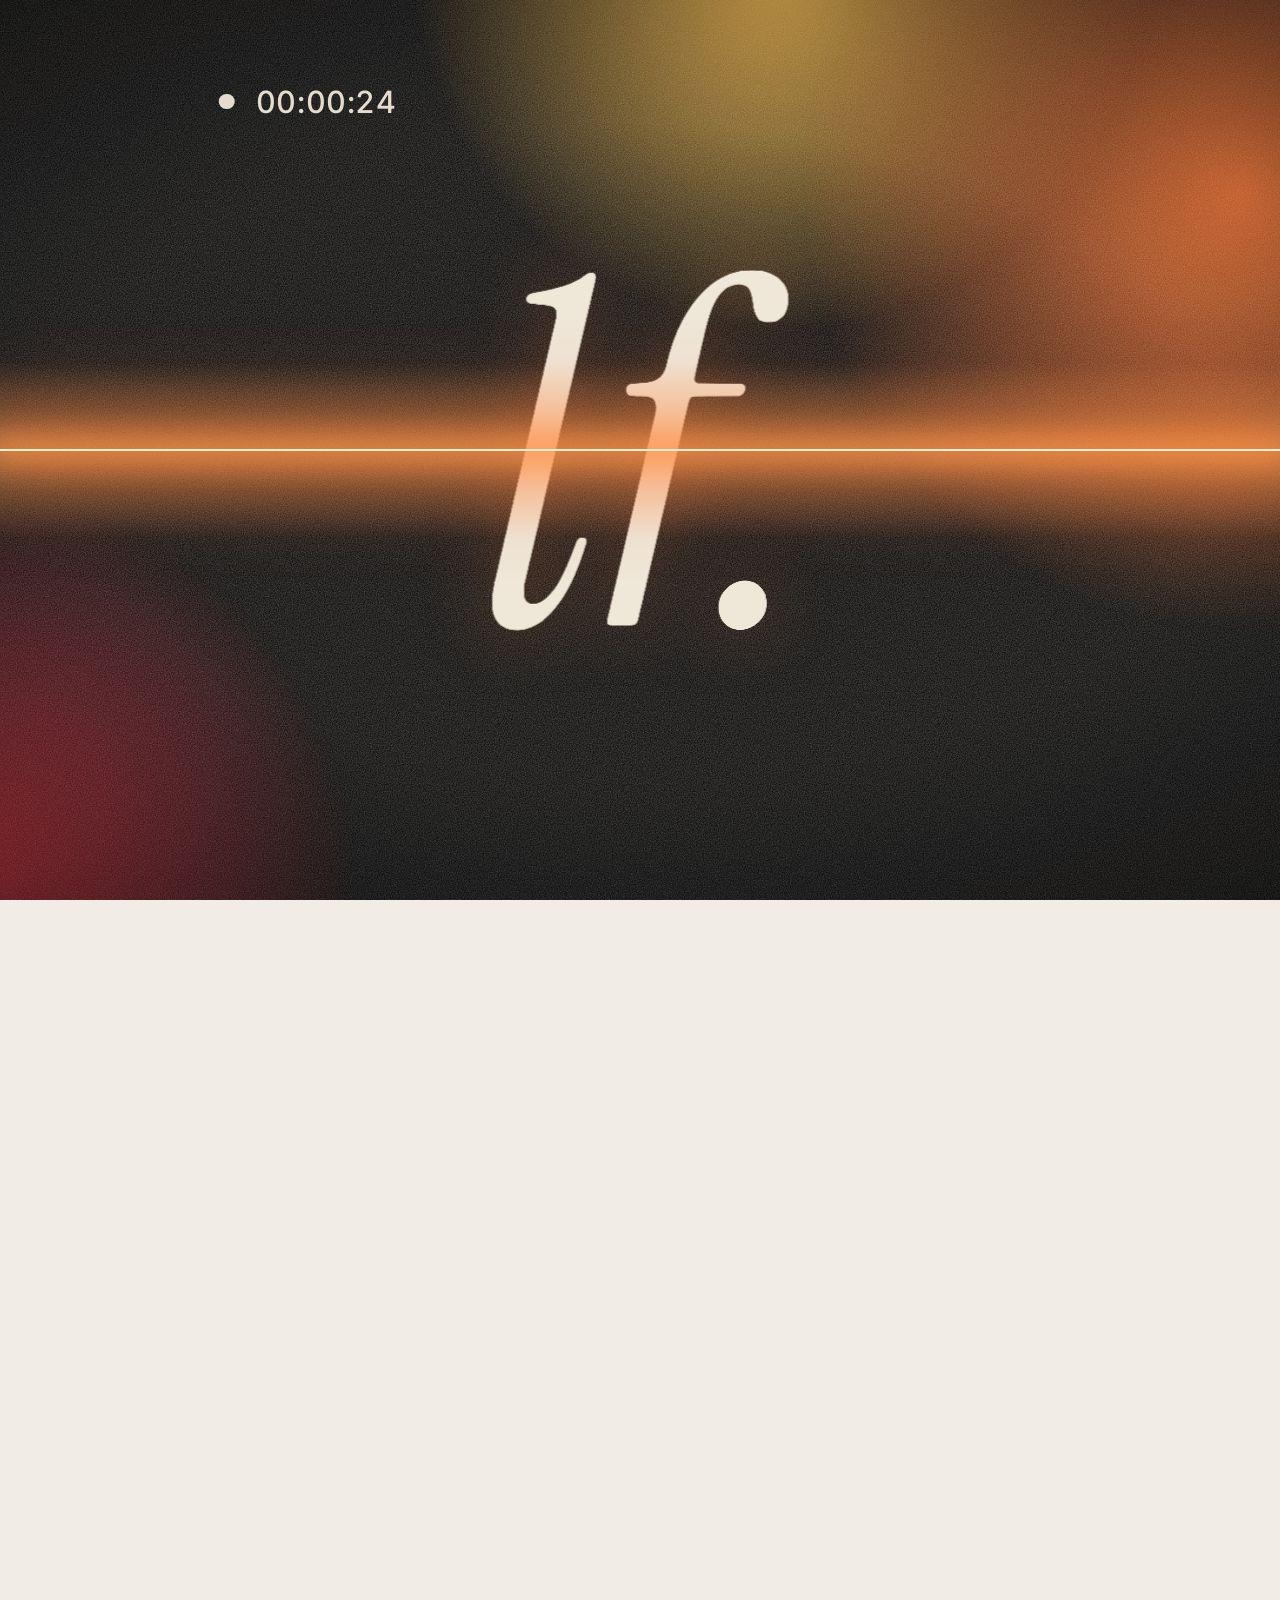
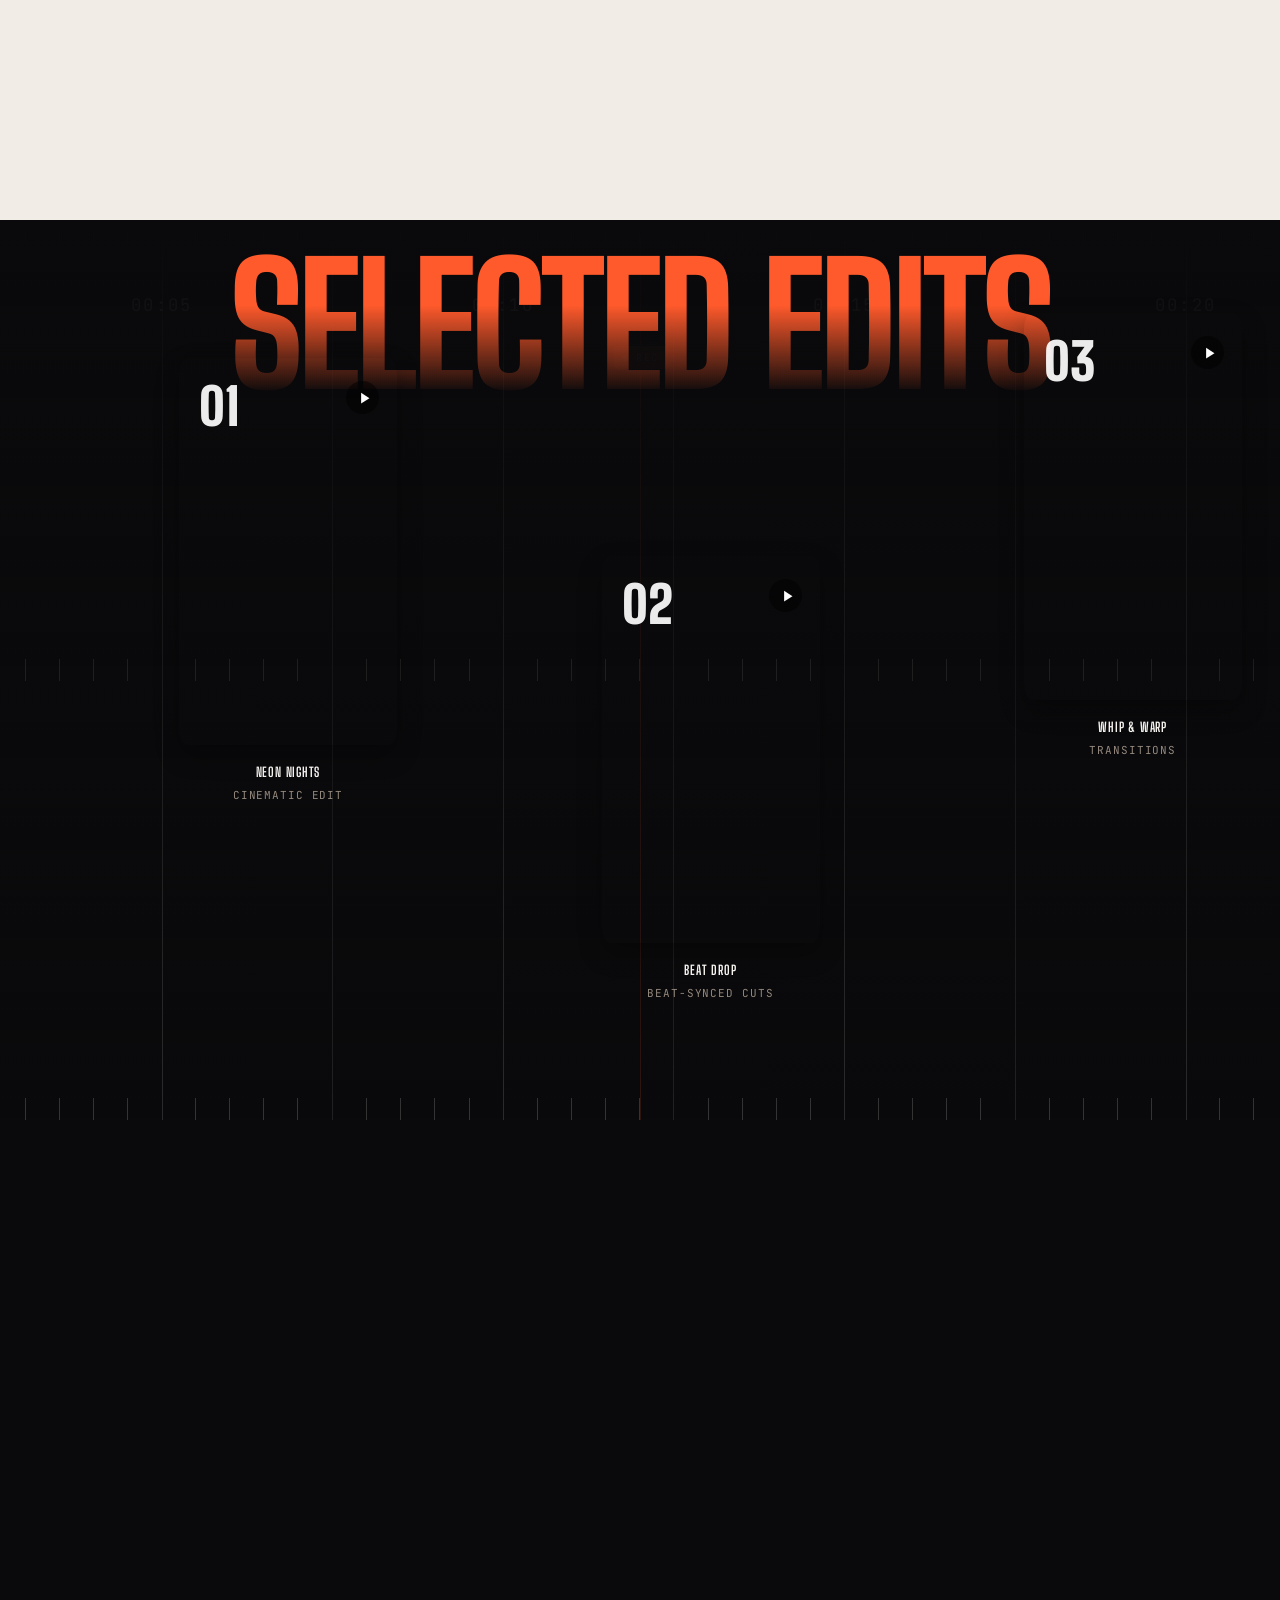
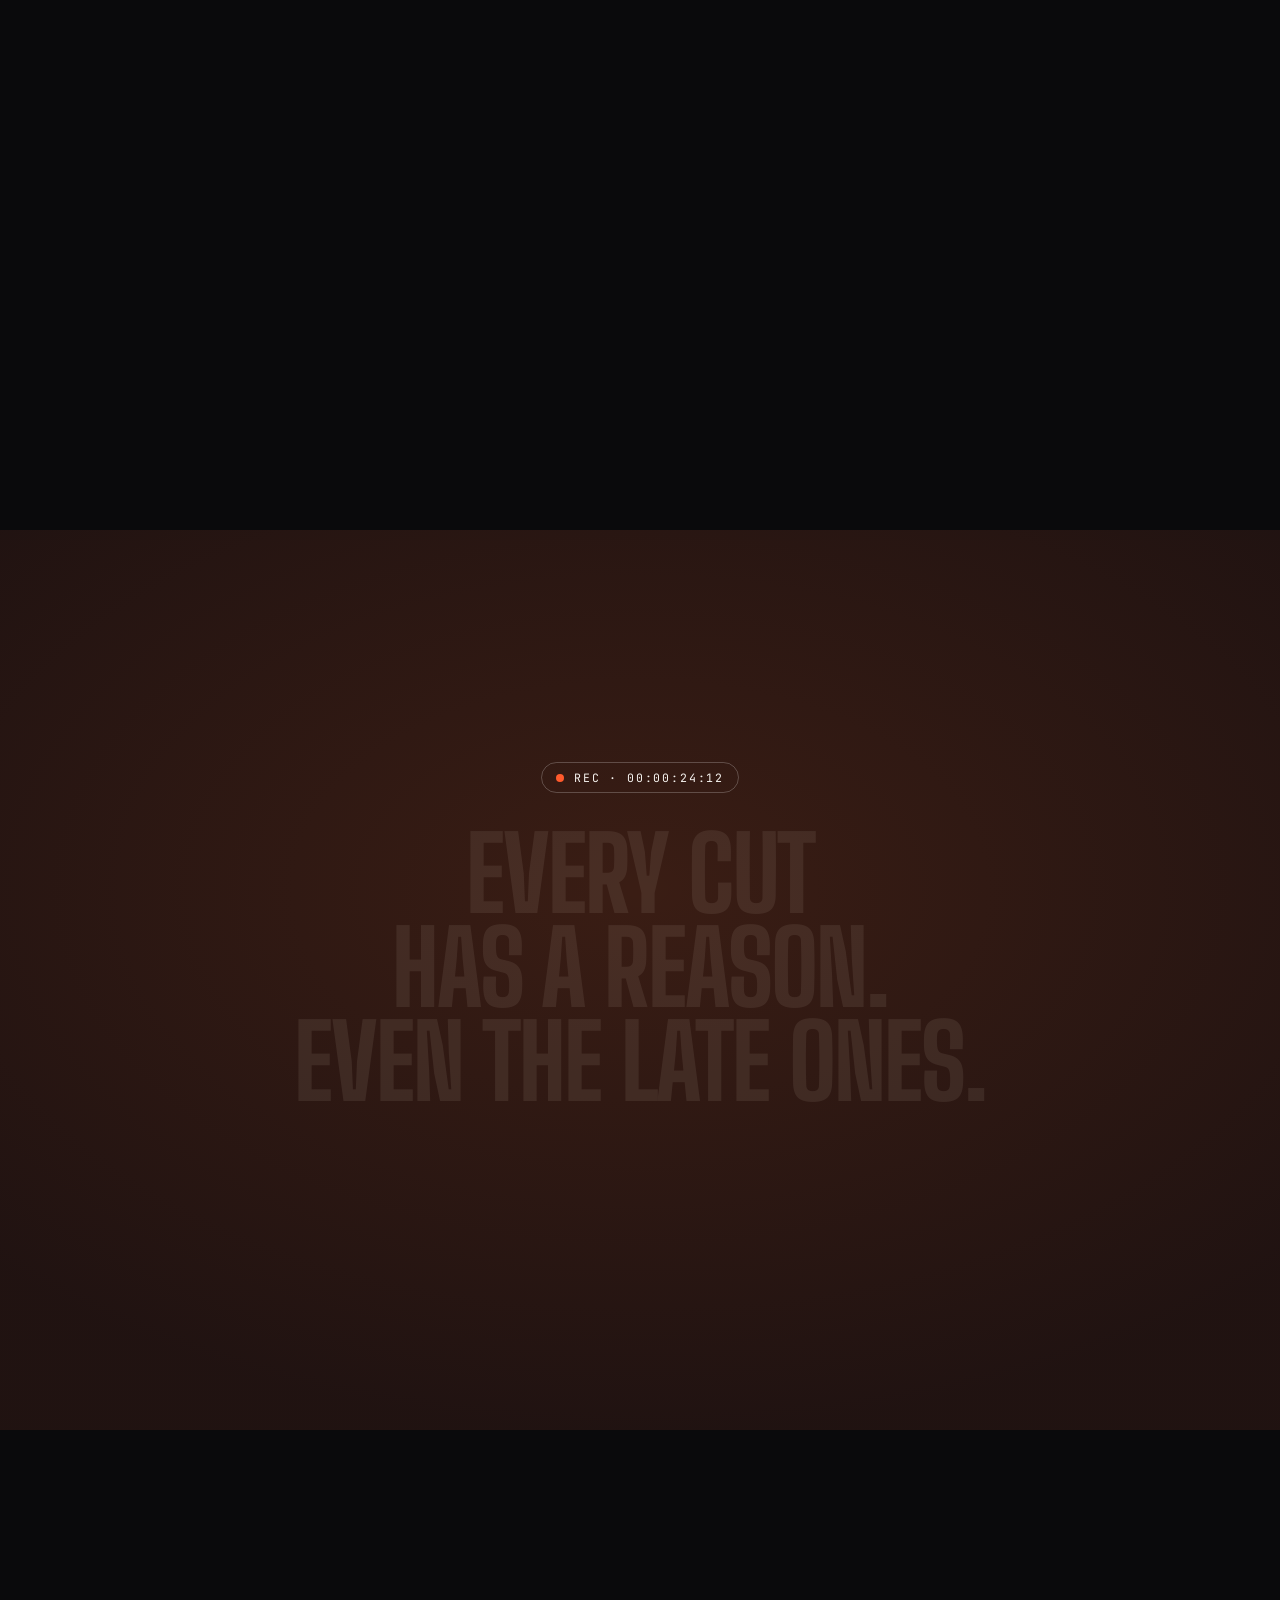
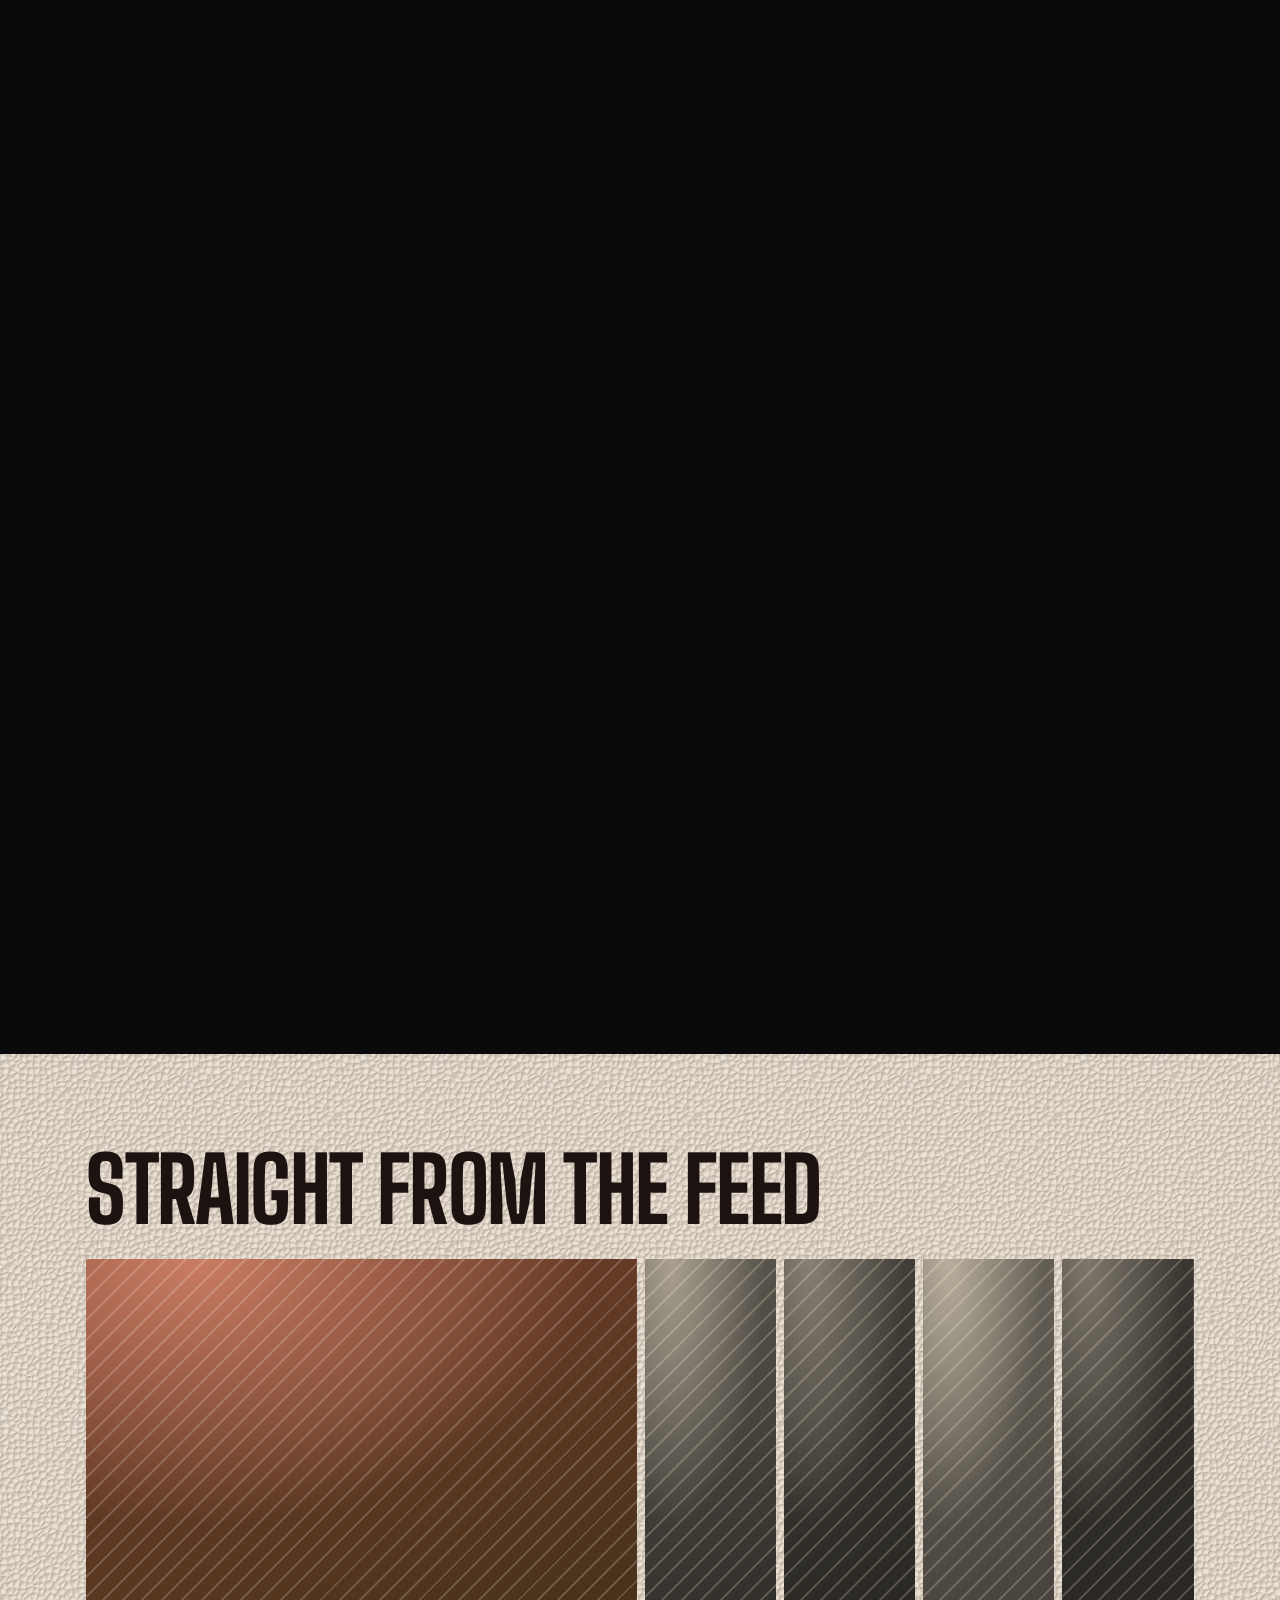
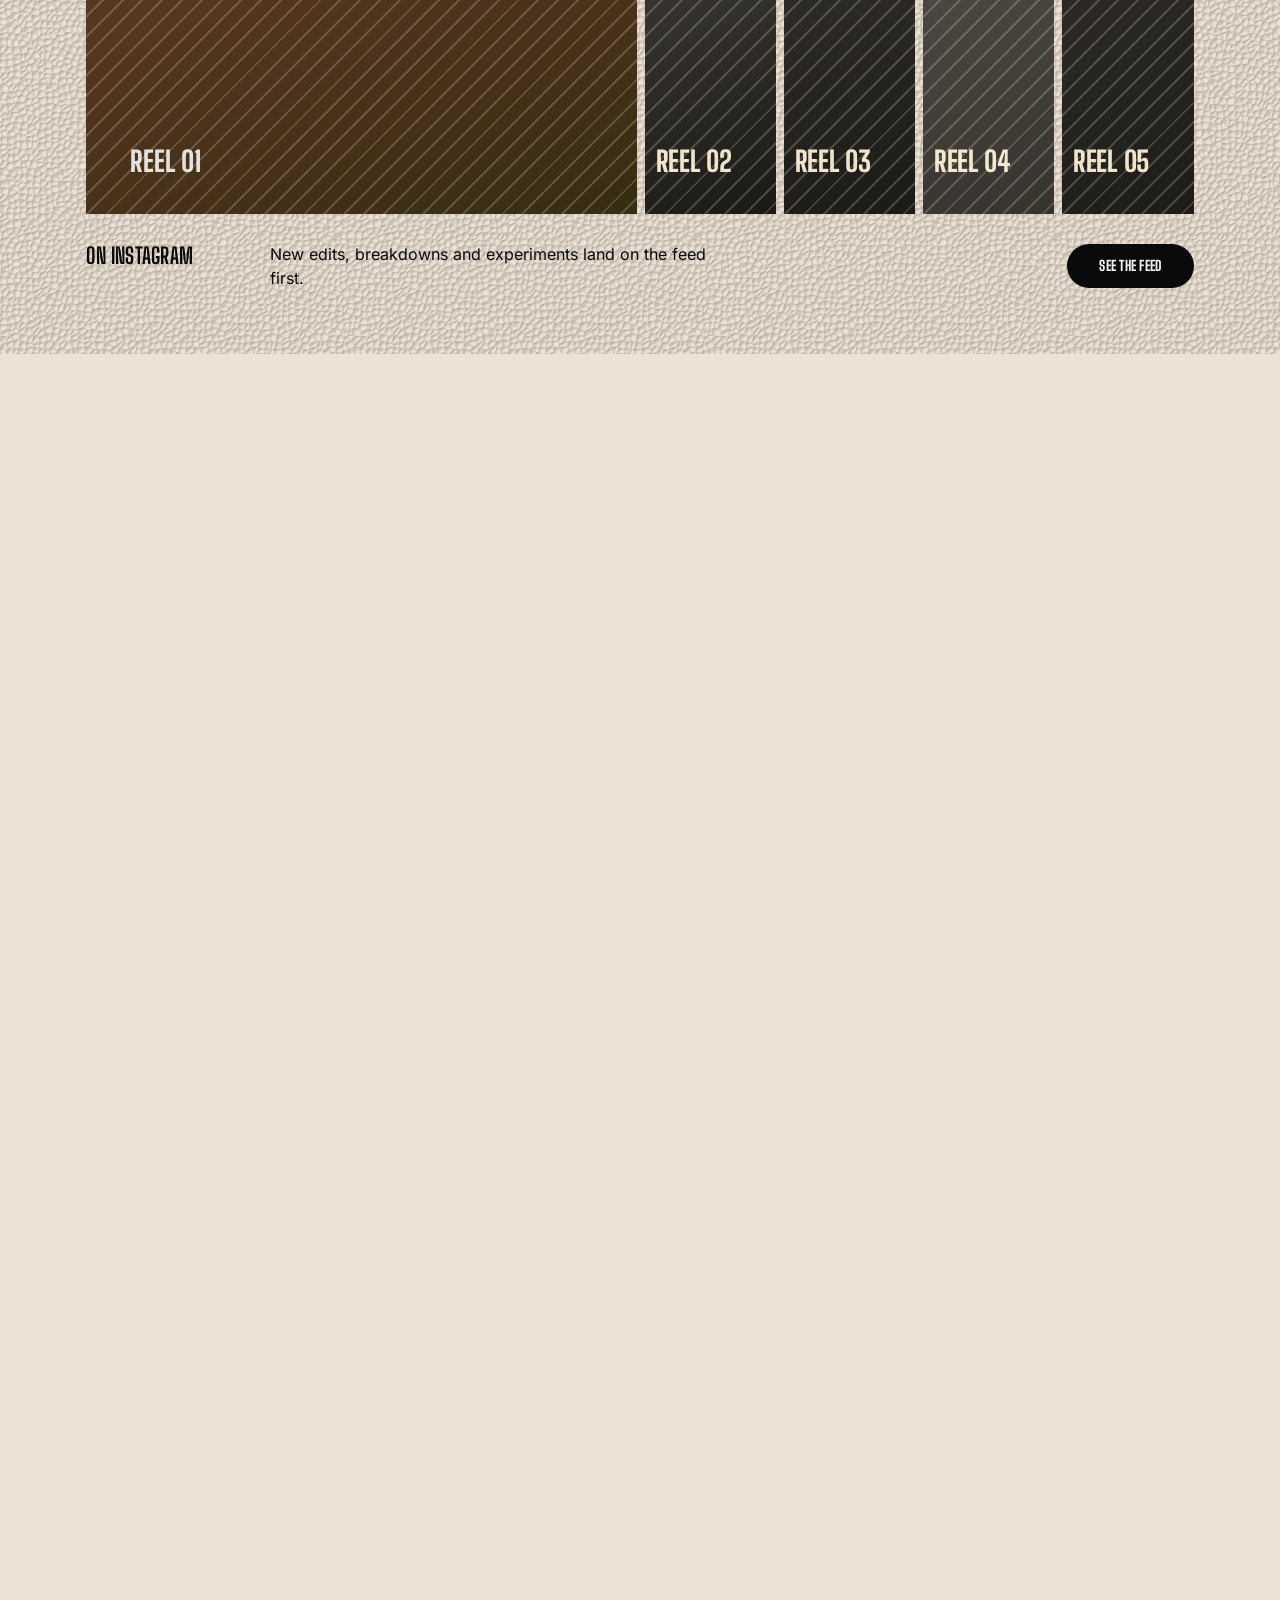
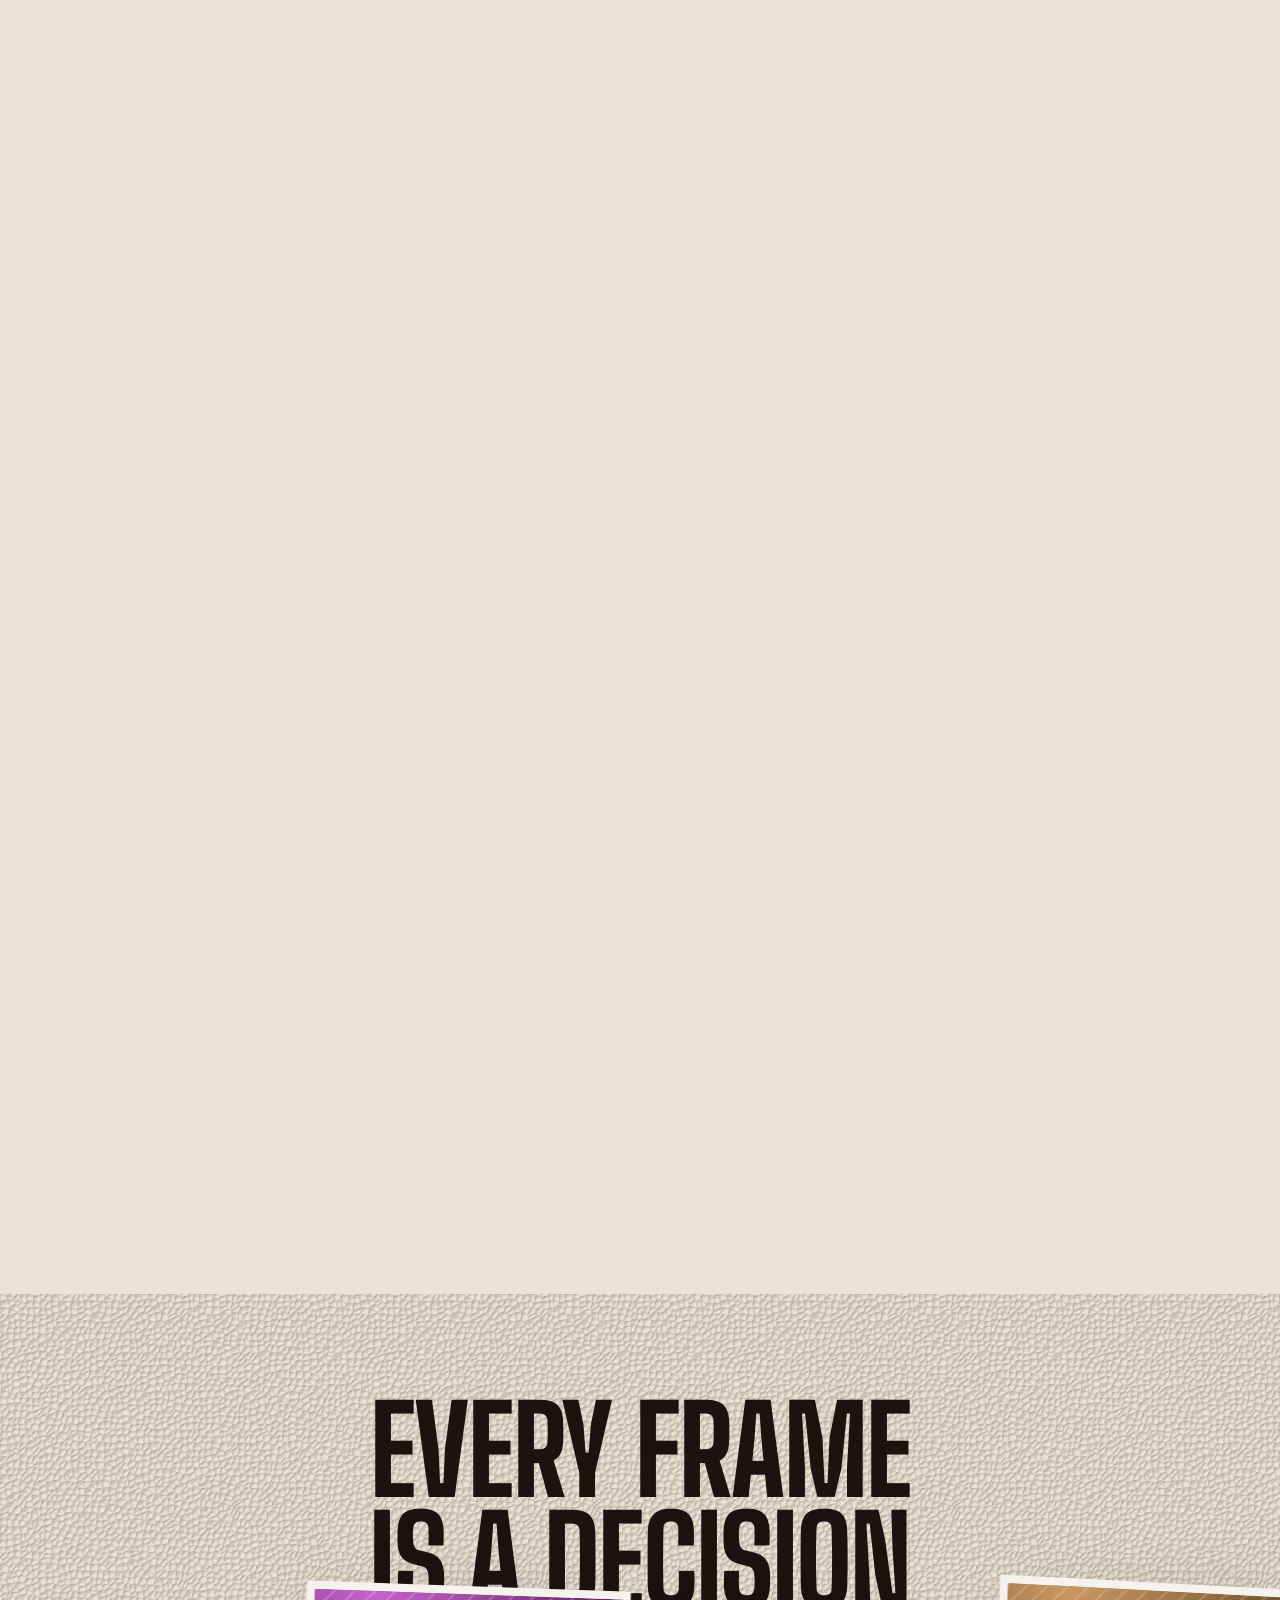
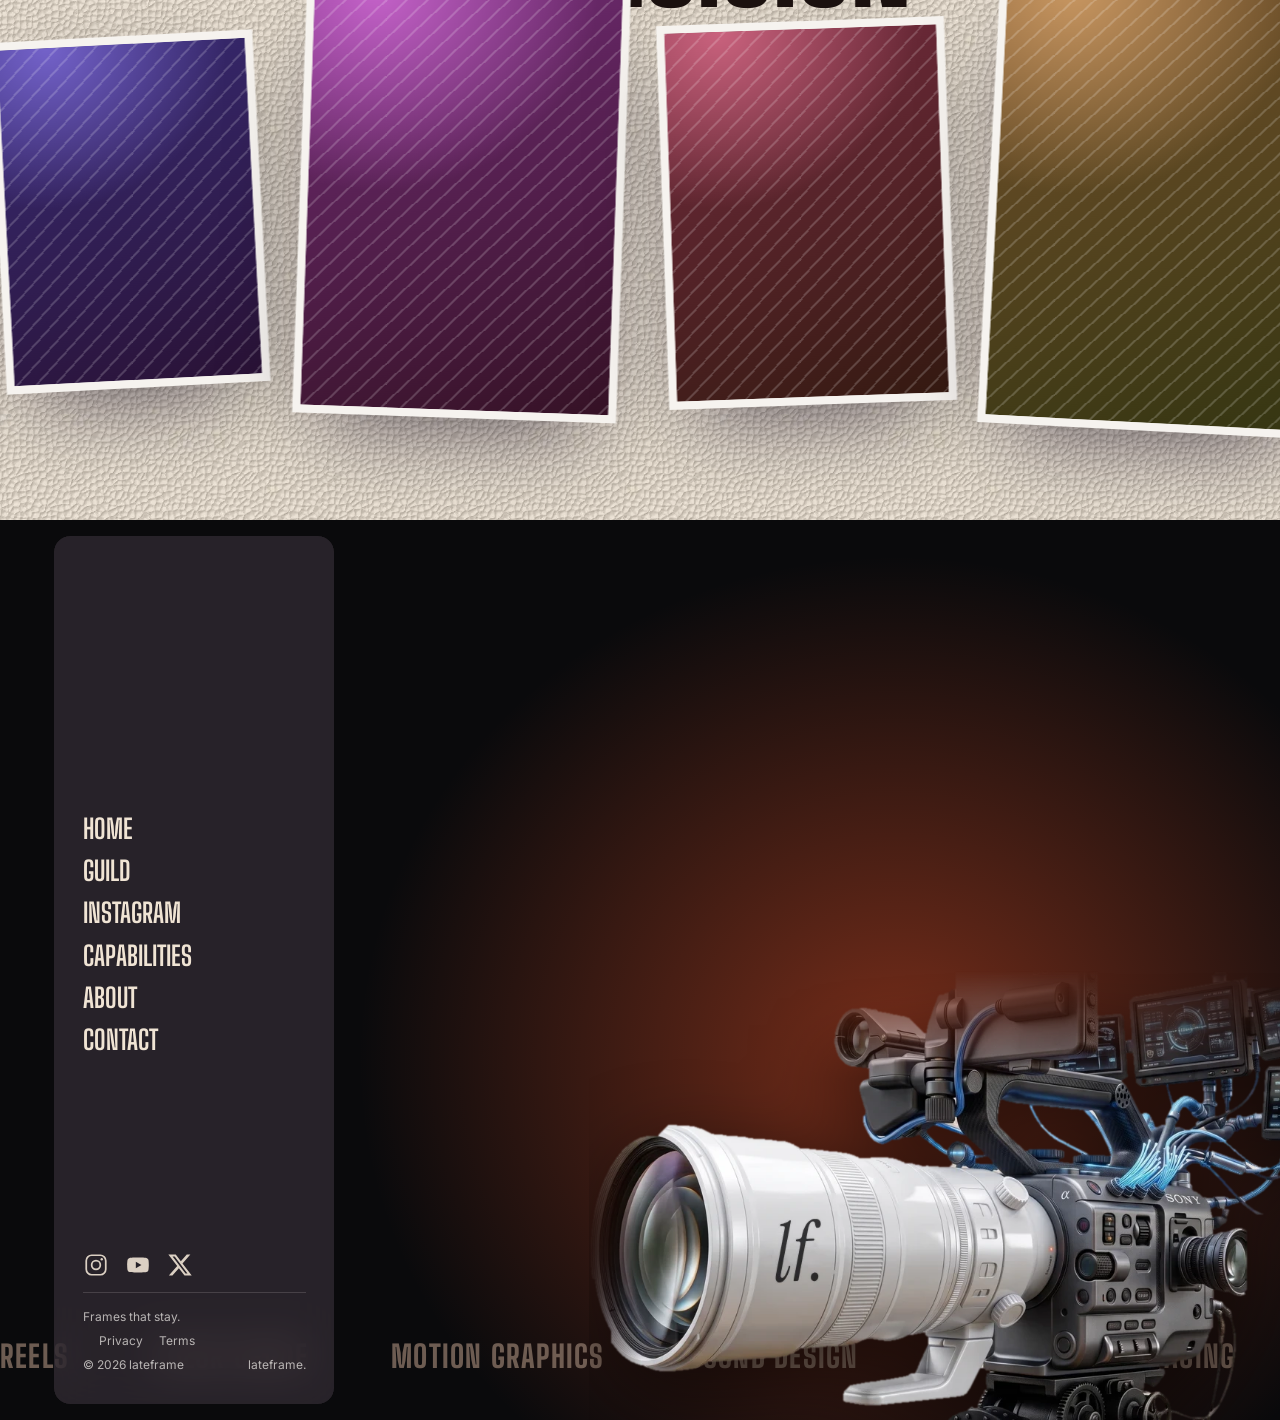
<file: index.html>
<!doctype html>
<html lang="en">
<head>
  <meta charset="utf-8">
  <meta name="viewport" content="width=device-width, initial-scale=1">
  <title>lateframe — frames that stay</title>
  <meta name="description" content="lateframe — frames that stay. Instagram edits, reels, color, motion and sound, cut frame by frame.">
  <meta name="theme-color" content="#0A0A0C">
  <meta property="og:title" content="lateframe">
  <meta property="og:description" content="Instagram edits, reels, color, motion and sound — cut frame by frame.">
  <meta property="og:type" content="website">
  <meta property="og:image" content="assets/brand/logo-lf.jpg">
  <meta name="twitter:card" content="summary_large_image">
  <meta name="twitter:image" content="assets/brand/logo-lf.jpg">
  <link rel="icon" href="assets/favicon.svg" type="image/svg+xml">
  <link rel="preload" href="assets/fonts/big-shoulders-display.woff2" as="font" type="font/woff2" crossorigin>
  <link rel="preload" href="assets/camera/fx6.webp" as="image" type="image/webp">
  <link rel="stylesheet" href="css/fonts.css">
  <link rel="stylesheet" href="css/styles.css">
  <link rel="stylesheet" href="css/intro.css">
  <link rel="stylesheet" href="css/camera.css">
  <script>document.documentElement.classList.add("js"); try { history.scrollRestoration = "manual"; scrollTo(0, 0); } catch (e) {}</script>
</head>
<body data-page="home" data-footer="home">
<script src="js/brand.js"></script>
<script src="js/intro.js"></script>

<div data-chrome="nav"></div>

<main id="main" tabindex="-1">

  <!-- ===== Hero: the camera stays put; scroll → the monitor comes closer until it becomes the screen ===== -->
  <section class="cam" data-cam data-tone="light">
    <h1 class="sr-only">lateframe — video edits, reels and motion</h1>
    <div class="cam__pin" data-pin>
      <div class="cam__bg" aria-hidden="true"><div class="cam__blocks"><i></i><i></i><i></i></div></div>

      <div class="cam__bgword" aria-hidden="true"><span>LATEFRAME</span></div>

      <div class="cam__stage" data-stage-el>
        <div class="cam__zoom" data-zoom>
          <div class="cam__shadow" data-shadow></div>
          <div class="cam__rig" data-rig>
            <img class="cam__img" src="assets/camera/fx6.webp" alt="" width="1600" height="1408" decoding="async">
            <div class="cam__mon" data-mon>
              <div class="cam__scr" aria-hidden="true"><div class="cam__scr-in" data-scrin>
                <div class="cam__reels" data-reels></div>
                <div class="cam__wb" data-wb></div>
                <div class="cam__scrim"></div>
                <div class="cam__ui cam__ui--top"><span class="cam__rec"><i></i><b data-tc>REC 00:00:00:00</b></span><span><b data-title></b> · <b data-idx></b></span></div>
                <div class="cam__ui cam__ui--bot"><div><div class="cam__big" data-big></div><div class="cam__bigtag" data-bigtag></div></div><span class="cam__scroll">Scroll ↓</span></div>
                <div class="cam__set" data-set><span data-s="iso"></span><span data-s="wb"></span><span data-s="shut"></span><span data-s="nd"></span><span data-s="af" class="cam__set-af">AF ◉</span></div>
                <div class="cam__meters" data-meters><i></i><i></i></div>
                <div class="cam__menu" data-menu><b>MENU · REELS</b><ol data-menu-list></ol></div>
                <div class="cam__flash" data-flash></div>
              </div></div>
              <div class="cam__monfoot"><span>LATEFRAME</span><span class="cam__knobs"><i></i><i></i><i></i></span></div>
            </div>
            <div class="cam__hot" data-hot><i class="cam__lensglow" data-lensglow></i></div>
          </div>
        </div>
      </div>

      <div class="cam__ui-page" aria-hidden="true">
        <i class="cam__br cam__br--tl"></i><i class="cam__br cam__br--tr"></i><i class="cam__br cam__br--bl"></i><i class="cam__br cam__br--br"></i>
        <div class="cam__hud"><span class="cam__rec"><i></i>REC</span><span data-tc-page>00:00:00:00</span><span>4K · 23.976 · 180°</span></div>
        <div class="cam__hud-bot"><span>Scroll ↓</span><span>Try the lens · REC · dials</span><span data-now></span></div>
      </div>

      <!-- left / right of the camera: motto + the Guild card -->
      <div class="cam__sides">
        <aside class="cam__side cam__side--l" aria-label="lateframe">
          <p class="cam__eyebrow"><i></i></p>
          <p class="cam__motto display">Frames<br>that<br>stay<b>.</b></p>
          <p class="cam__blurb">Edits you feel long after the scroll. Pacing, color and sound — built to be remembered.</p>
          <ul class="cam__tags"><li>Reels</li><li>Color</li><li>Motion</li><li>Sound</li></ul>
        </aside>
        <aside class="cam__side cam__side--r" aria-label="The Guild">
          <div data-guild-card></div>
          <a class="cam__avail" href="contact.html"><span class="cam__dot"></span>Create With Us <em>→</em></a>
        </aside>
        <p class="cam__motto-m display">Frames that stay<b>.</b></p>
      </div>
    </div>
  </section>

  <!-- ===== Selected edits: the timeline ===== -->
  <section class="stage" data-stage style="--n:3" data-tone="dark">
    <div class="pin">

      <div class="moments" data-moments>
        <div class="moments__headline display" aria-hidden="true">Selected Edits</div>
        <div class="moments__grass" aria-hidden="true"></div>
        <div class="moments__light" aria-hidden="true"></div>
        <div class="yards" data-yards aria-hidden="true"></div>
        <div class="playhead" aria-hidden="true"><span>REC</span></div>
        <div class="reel" data-reel></div>
      </div>
    </div>
  </section>

  <!-- ===== Statement ===== -->
  <section class="quote" data-quote data-tone="dark">
    <div class="quote__pin">
      <div class="quote__text">
        <span class="quote__rec" aria-hidden="true"><i></i>REC · 00:00:24:12</span>
        <h2 class="display quote__lines" data-quote-lines><span>Every cut</span><span>has a reason.</span><span>Even the late ones.</span></h2>
        <p class="quote__body" data-quote-body>Pacing, rhythm, color, sound — the details nobody notices until they're missing. That's the work: making the edit feel effortless.</p>
      </div>
      <div class="polaroids" aria-hidden="true">
        <div class="polaroid" data-pol><div class="polaroid__img"><div class="ph" style="--h:15" data-label="Frame 0142" data-photo="frame-1" data-w="600"></div></div></div>
        <div class="polaroid" data-pol><div class="polaroid__img"><div class="ph" style="--h:200" data-label="Frame 0287" data-photo="frame-2" data-w="600"></div></div></div>
        <div class="polaroid" data-pol><div class="polaroid__img"><div class="ph" style="--h:40" data-label="Frame 0455" data-photo="frame-3" data-w="600"></div></div></div>
      </div>
    </div>
  </section>

  <!-- ===== Instagram feed → Capabilities ===== -->
  <section class="tail" data-tail>
    <div class="tail__pin">

      <section class="foundation" data-tone="light" aria-labelledby="fnd-h">
        <h2 id="fnd-h" class="display">Straight from the feed</h2>
        <div class="tiles" data-tiles>
          <a class="tile is-active" href="instagram.html"><div class="ph" style="--h:15" data-label="Reel 01" data-photo="feed-1" data-w="900"></div></a>
          <a class="tile" href="instagram.html"><div class="ph" style="--h:200" data-label="Reel 02" data-photo="feed-2" data-w="900"></div></a>
          <a class="tile" href="instagram.html"><div class="ph" style="--h:330" data-label="Reel 03" data-photo="feed-3" data-w="900"></div></a>
          <a class="tile" href="instagram.html"><div class="ph" style="--h:40" data-label="Reel 04" data-photo="feed-4" data-w="900"></div></a>
          <a class="tile" href="instagram.html"><div class="ph" style="--h:265" data-label="Reel 05" data-photo="feed-5" data-w="900"></div></a>
        </div>
        <ul class="rail" data-snap>
          <li><a class="tile" href="instagram.html"><div class="ph" style="--h:15" data-label="Reel 01" data-photo="feed-1" data-w="900"></div></a></li>
          <li><a class="tile" href="instagram.html"><div class="ph" style="--h:200" data-label="Reel 02" data-photo="feed-2" data-w="900"></div></a></li>
          <li><a class="tile" href="instagram.html"><div class="ph" style="--h:330" data-label="Reel 03" data-photo="feed-3" data-w="900"></div></a></li>
          <li><a class="tile" href="instagram.html"><div class="ph" style="--h:40" data-label="Reel 04" data-photo="feed-4" data-w="900"></div></a></li>
          <li><a class="tile" href="instagram.html"><div class="ph" style="--h:265" data-label="Reel 05" data-photo="feed-5" data-w="900"></div></a></li>
        </ul>
        <div class="foundation__foot">
          <div><h3 class="heading">On Instagram</h3><p>New edits, breakdowns and experiments land on the feed first.</p></div>
          <a class="btn" href="instagram.html"><span>See the feed</span></a>
        </div>
      </section>

      <section class="pstage" data-pstage data-tone="dark" aria-label="Capabilities">
        <div class="pstage__bg"><div class="pstage__headline" aria-hidden="true"><h2 class="display">Capabilities</h2></div></div>
        <div class="pstage__tex" aria-hidden="true"></div>
        <div class="pstage__body">
          <div data-pslides>
            <div class="pslide"><div class="pslide__art"><div class="pslide__pol"><div class="ph" style="--h:15" data-label="Hook" data-photo="cap-1" data-w="700"></div></div><div class="pslide__pol"><div class="ph" style="--h:330" data-label="Loop" data-photo="cap-2" data-w="700"></div></div><div class="pslide__wordmark display">Reels &amp; Shorts</div></div></div>
            <div class="pslide"><div class="pslide__art"><div class="pslide__pol"><div class="ph" style="--h:200" data-label="Before" data-photo="cap-3" data-w="700"></div></div><div class="pslide__pol"><div class="ph" style="--h:30" data-label="After" data-photo="cap-4" data-w="700"></div></div><div class="pslide__wordmark display">Color Grade</div></div></div>
            <div class="pslide"><div class="pslide__art"><div class="pslide__pol"><div class="ph" style="--h:265" data-label="Type" data-photo="cap-5" data-w="700"></div></div><div class="pslide__pol"><div class="ph" style="--h:300" data-label="Overlay" data-photo="cap-6" data-w="700"></div></div><div class="pslide__wordmark display">Motion Graphics</div></div></div>
            <div class="pslide"><div class="pslide__art"><div class="pslide__pol"><div class="ph" style="--h:150" data-label="Beat" data-photo="cap-7" data-w="700"></div></div><div class="pslide__pol"><div class="ph" style="--h:180" data-label="Waveform" data-photo="cap-8" data-w="700"></div></div><div class="pslide__wordmark display">Sound Design</div></div></div>
            <div class="pslide"><div class="pslide__art"><div class="pslide__pol"><div class="ph" style="--h:45" data-label="Raw" data-photo="cap-9" data-w="700"></div></div><div class="pslide__pol"><div class="ph" style="--h:25" data-label="Cut" data-photo="cap-10" data-w="700"></div></div><div class="pslide__wordmark display">Pacing &amp; Story</div></div></div>
            <div class="pslide"><div class="pslide__art"><div class="pslide__pol"><div class="ph" style="--h:340" data-label="9:16" data-photo="cap-11" data-w="700"></div></div><div class="pslide__pol"><div class="ph" style="--h:210" data-label="16:9" data-photo="cap-12" data-w="700"></div></div><div class="pslide__wordmark display">Brand &amp; Ads</div></div></div>
          </div>
        </div>
        <div class="ptext" data-ptext>
          <nav class="pdots" aria-label="Capabilities" data-pdots></nav>
          <div class="ppanel" data-ppanel></div>
        </div>
        <div class="pview"><a class="btn btn--bone" href="capabilities.html"><span>All capabilities</span></a></div>
        <div class="partner-marq" aria-hidden="true" data-marq></div>
      </section>

    </div>
  </section>

  <!-- ===== Every frame is a decision ===== -->
  <section class="play" data-tone="light" aria-labelledby="play-h">
    <h2 id="play-h" class="display"><span>Every frame</span><span>is a decision</span></h2>
    <div class="play__rail" data-play data-cursor="Drag"><div class="play__row" data-play-row></div></div>
  </section>

</main>

<!-- Reel modal -->
<div class="modal" data-modal role="dialog" aria-modal="true" aria-label="Reel" aria-hidden="true" inert>
  <button class="modal__close" type="button" data-modal-close aria-label="Close"><svg width="16" height="16" viewBox="0 0 16 16" stroke="currentColor" stroke-width="1.6" stroke-linecap="round"><path d="M2 2l12 12M14 2 2 14"/></svg></button>
  <div class="modal__inner">
    <div class="modal__card"><div class="tcard__face" style="position:absolute;inset:0"><div class="ph" data-modal-ph></div><video class="modal__video" data-modal-video playsinline loop muted hidden></video><div class="modal__embed" data-modal-embed hidden></div><button class="modal__play" type="button" data-modal-play aria-label="Play reel" hidden><svg viewBox="0 0 24 24" fill="currentColor" aria-hidden="true"><path d="M8 5v14l11-7z"/></svg></button><span class="tcard__num" data-modal-num style="font-size:clamp(34px,5vw,72px)"></span><div class="tcard__sheen" style="opacity:.35"></div></div></div>
    <div class="modal__meta"><h3 class="display" data-modal-title></h3><p data-modal-stat></p><a class="btn btn--bone modal__link" data-modal-link href="#" target="_blank" rel="noreferrer"><span>Watch on Instagram</span></a></div>
  </div>
</div>

<div data-chrome="footer"></div>

<script src="js/edits.js"></script>
<script src="js/guild.js"></script>
<script src="js/chrome.js"></script>
<script src="js/clips.js"></script>
<script src="js/camera.js"></script>
<script src="js/home.js"></script>
<script src="js/photos.js"></script>
</body>
</html>
</file>
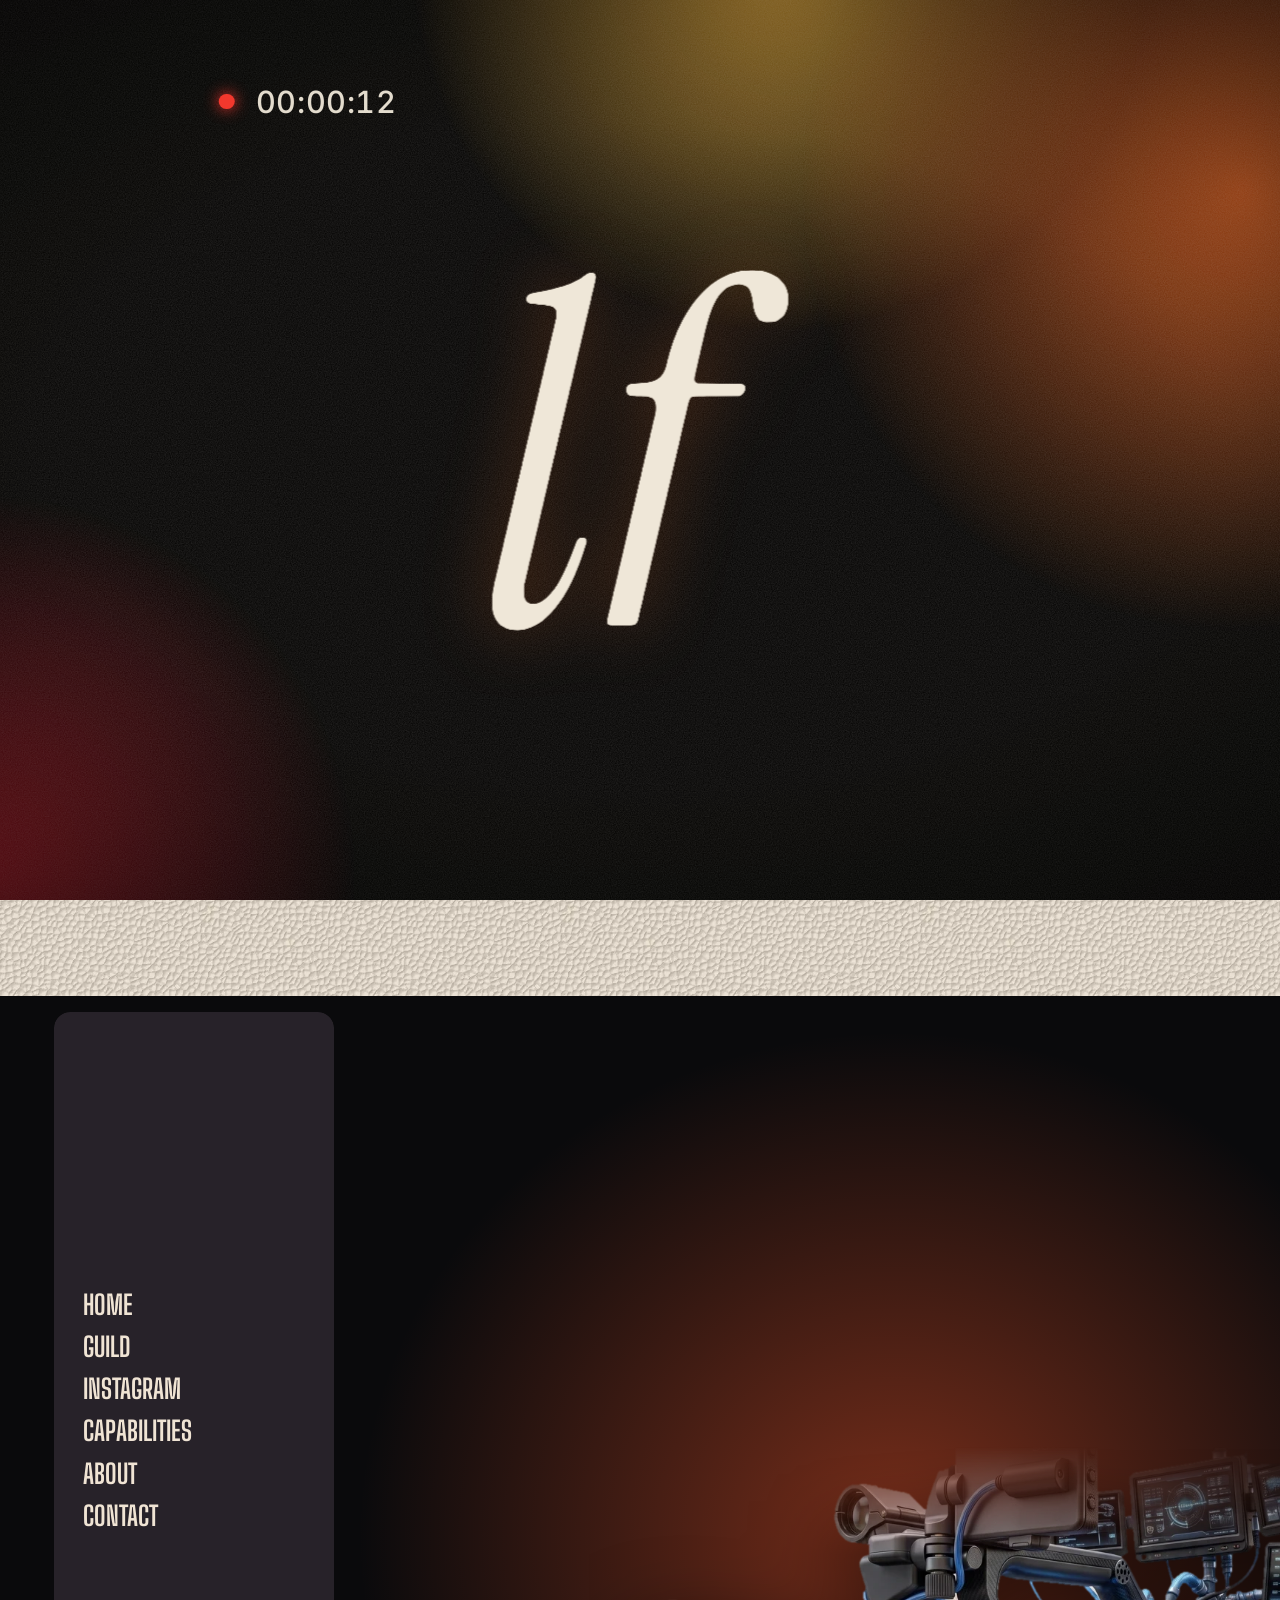
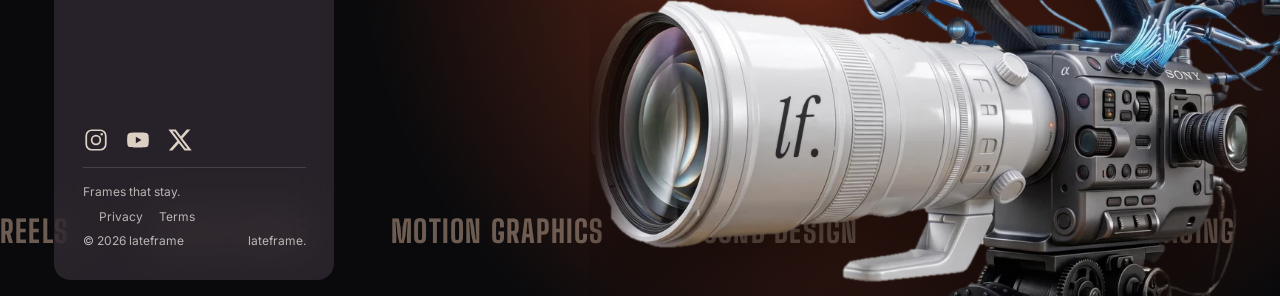
<file: about.html>
<!doctype html>
<html lang="en">
<head>
  <meta charset="utf-8">
  <meta name="viewport" content="width=device-width, initial-scale=1">
  <title>About — lateframe</title>
  <meta name="description" content="About lateframe — video edits, reels and motion.">
  <meta name="theme-color" content="#0A0A0C">
  <link rel="icon" href="assets/favicon.svg" type="image/svg+xml">
  <link rel="preload" href="assets/fonts/big-shoulders-display.woff2" as="font" type="font/woff2" crossorigin>
  <link rel="stylesheet" href="css/fonts.css">
  <link rel="stylesheet" href="css/styles.css">
  <link rel="stylesheet" href="css/intro.css">
  <script>document.documentElement.classList.add("js")</script>
</head>
<body data-page="about" data-footer="about">
<script src="js/brand.js"></script>
<script src="js/intro.js"></script>
<div data-chrome="nav"></div>
<main id="main" tabindex="-1" class="page" data-tone="light">
  <header class="page__hero">
    <p class="page__eyebrow">About</p>
    <h1 class="display">About</h1>
    <p class="page__lede">lateframe is a video editing studio — cutting reels, color and sound, one frame at a time.</p>
  </header>
  <div class="page__body">
    <div class="prose">
      <p>lateframe turns raw footage into edits people actually finish watching. The work lives mostly on Instagram: reels built around rhythm, color and sound.</p>
      <p>The name says it all — <em>lateframe</em>: the one extra frame that makes a cut land. This is placeholder copy; replace it with your own story, background, tools and the kind of projects you want more of.</p>
    </div>
    <div class="cta-row"><a class="btn" href="guild.html"><span>Meet the guild</span></a><a class="btn btn--bone" style="background:transparent;border:1px solid var(--accent-deep);color:var(--accent-deep)" href="contact.html"><span>Get in touch</span></a></div>
  </div>
</main>
<div data-chrome="footer"></div>
<script src="js/chrome.js"></script>
</body>
</html>
</file>
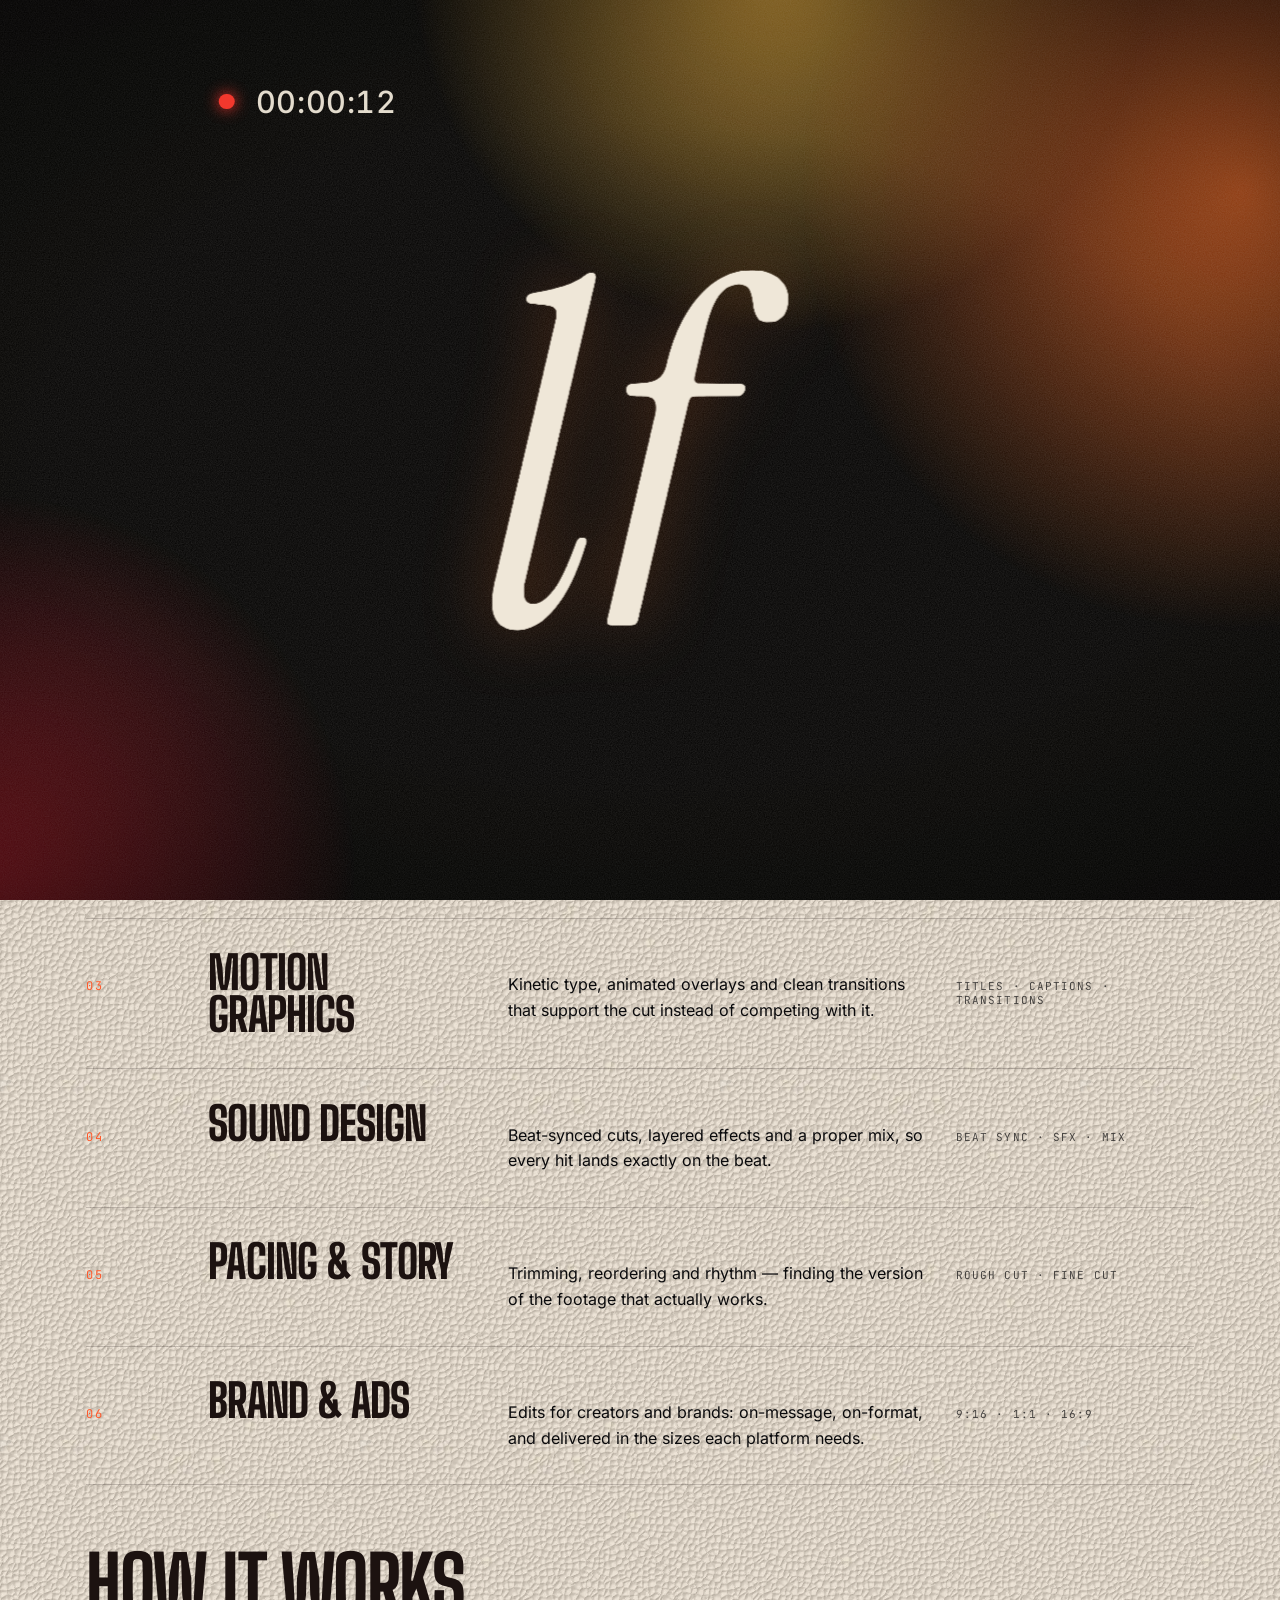
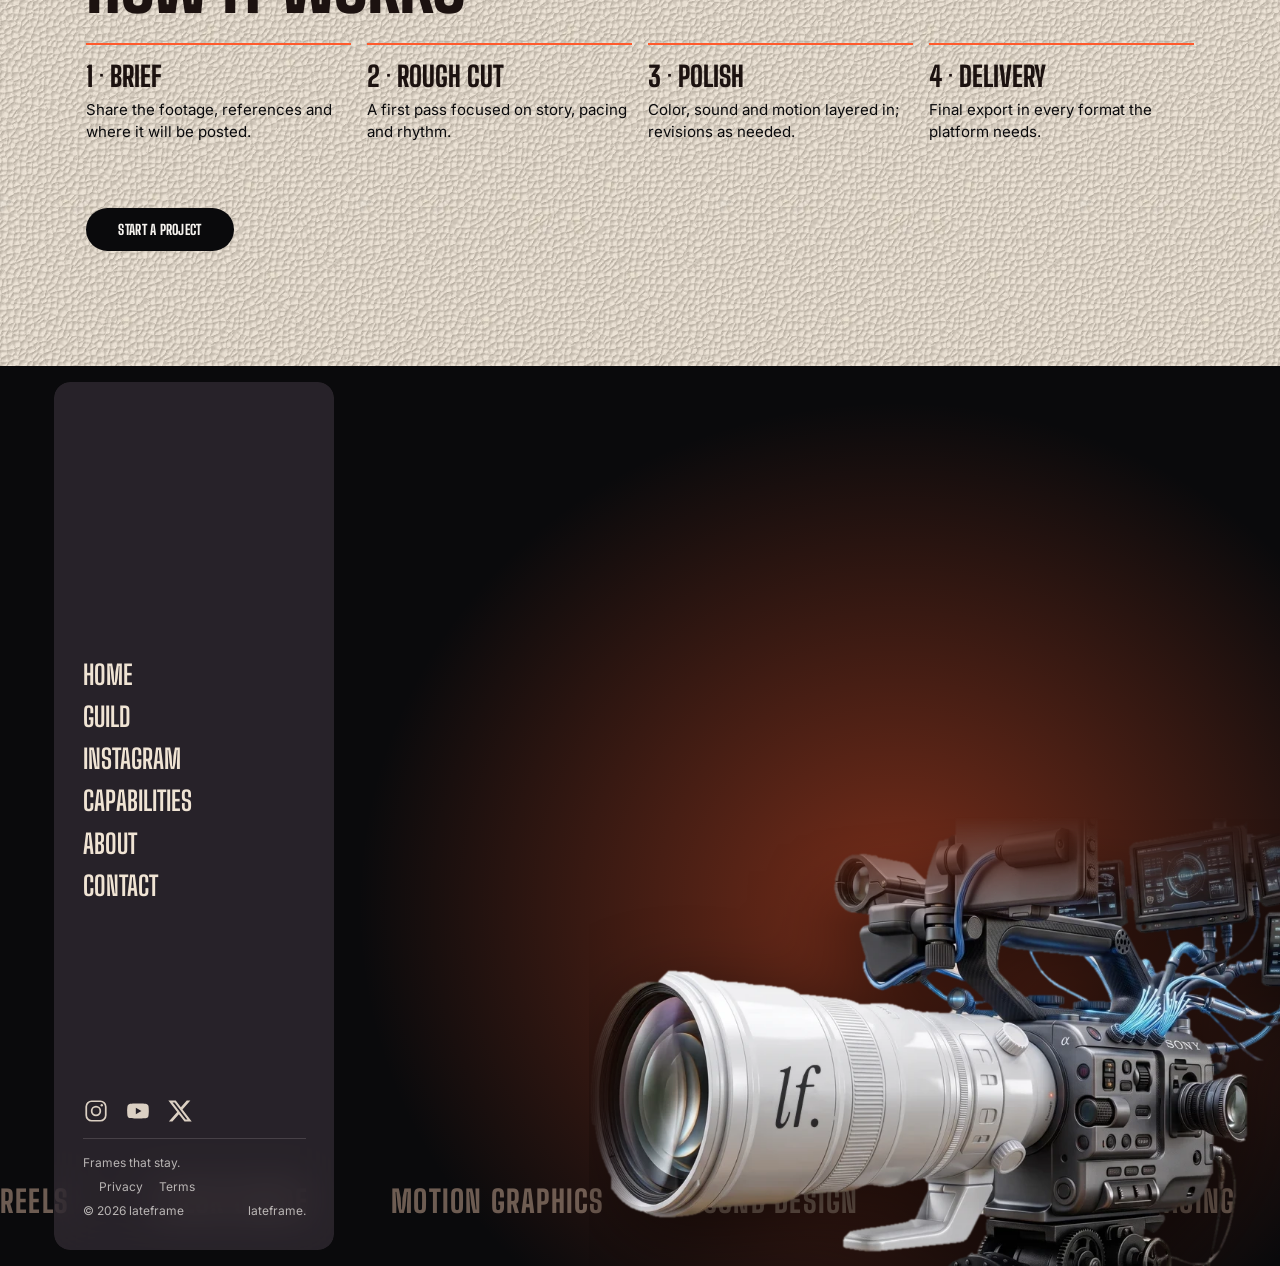
<file: capabilities.html>
<!doctype html>
<html lang="en">
<head>
  <meta charset="utf-8">
  <meta name="viewport" content="width=device-width, initial-scale=1">
  <title>Capabilities — lateframe</title>
  <meta name="description" content="What lateframe can cut: reels, color, motion, sound and more.">
  <meta name="theme-color" content="#0A0A0C">
  <link rel="icon" href="assets/favicon.svg" type="image/svg+xml">
  <link rel="preload" href="assets/fonts/big-shoulders-display.woff2" as="font" type="font/woff2" crossorigin>
  <link rel="stylesheet" href="css/fonts.css">
  <link rel="stylesheet" href="css/styles.css">
  <link rel="stylesheet" href="css/intro.css">
  <script>document.documentElement.classList.add("js")</script>
</head>
<body data-page="capabilities" data-footer="capabilities">
<script src="js/brand.js"></script>
<script src="js/intro.js"></script>
<div data-chrome="nav"></div>
<main id="main" tabindex="-1" class="page" data-tone="light">
  <header class="page__hero">
    <p class="page__eyebrow">What I do</p>
    <h1 class="display">Capabilities</h1>
    <p class="page__lede">From a single punchy reel to a month of consistent content — here is what goes into an edit.</p>
  </header>
  <div class="page__body">
    <div class="svc">
      <div class="svc__row"><span class="svc__n">01</span><h3 class="display svc__t">Reels & Shorts</h3><p class="svc__d">Vertical-first edits built for the scroll: a hook in the first second, a rhythm that holds, and an ending that loops.</p><p class="svc__tags">Instagram · Shorts · TikTok</p></div>
      <div class="svc__row"><span class="svc__n">02</span><h3 class="display svc__t">Color Grade</h3><p class="svc__d">Looks that feel intentional — matching shots, fixing skin tones, and giving a clip a mood that fits the story.</p><p class="svc__tags">Grading · Matching · Looks</p></div>
      <div class="svc__row"><span class="svc__n">03</span><h3 class="display svc__t">Motion Graphics</h3><p class="svc__d">Kinetic type, animated overlays and clean transitions that support the cut instead of competing with it.</p><p class="svc__tags">Titles · Captions · Transitions</p></div>
      <div class="svc__row"><span class="svc__n">04</span><h3 class="display svc__t">Sound Design</h3><p class="svc__d">Beat-synced cuts, layered effects and a proper mix, so every hit lands exactly on the beat.</p><p class="svc__tags">Beat sync · SFX · Mix</p></div>
      <div class="svc__row"><span class="svc__n">05</span><h3 class="display svc__t">Pacing & Story</h3><p class="svc__d">Trimming, reordering and rhythm — finding the version of the footage that actually works.</p><p class="svc__tags">Rough cut · Fine cut</p></div>
      <div class="svc__row"><span class="svc__n">06</span><h3 class="display svc__t">Brand & Ads</h3><p class="svc__d">Edits for creators and brands: on-message, on-format, and delivered in the sizes each platform needs.</p><p class="svc__tags">9:16 · 1:1 · 16:9</p></div>
    </div>
    <h2 class="display" style="font-size:clamp(40px,6vw,96px);color:var(--accent-deep);margin-bottom:24px">How it works</h2>
    <div class="steps">
      <div class="step"><b>1 · Brief</b><span>Share the footage, references and where it will be posted.</span></div>
      <div class="step"><b>2 · Rough cut</b><span>A first pass focused on story, pacing and rhythm.</span></div>
      <div class="step"><b>3 · Polish</b><span>Color, sound and motion layered in; revisions as needed.</span></div>
      <div class="step"><b>4 · Delivery</b><span>Final export in every format the platform needs.</span></div>
    </div>
    <div class="cta-row"><a class="btn" href="contact.html"><span>Start a project</span></a></div>
  </div>
</main>
<div data-chrome="footer"></div>
<script src="js/chrome.js"></script>
</body>
</html>
</file>
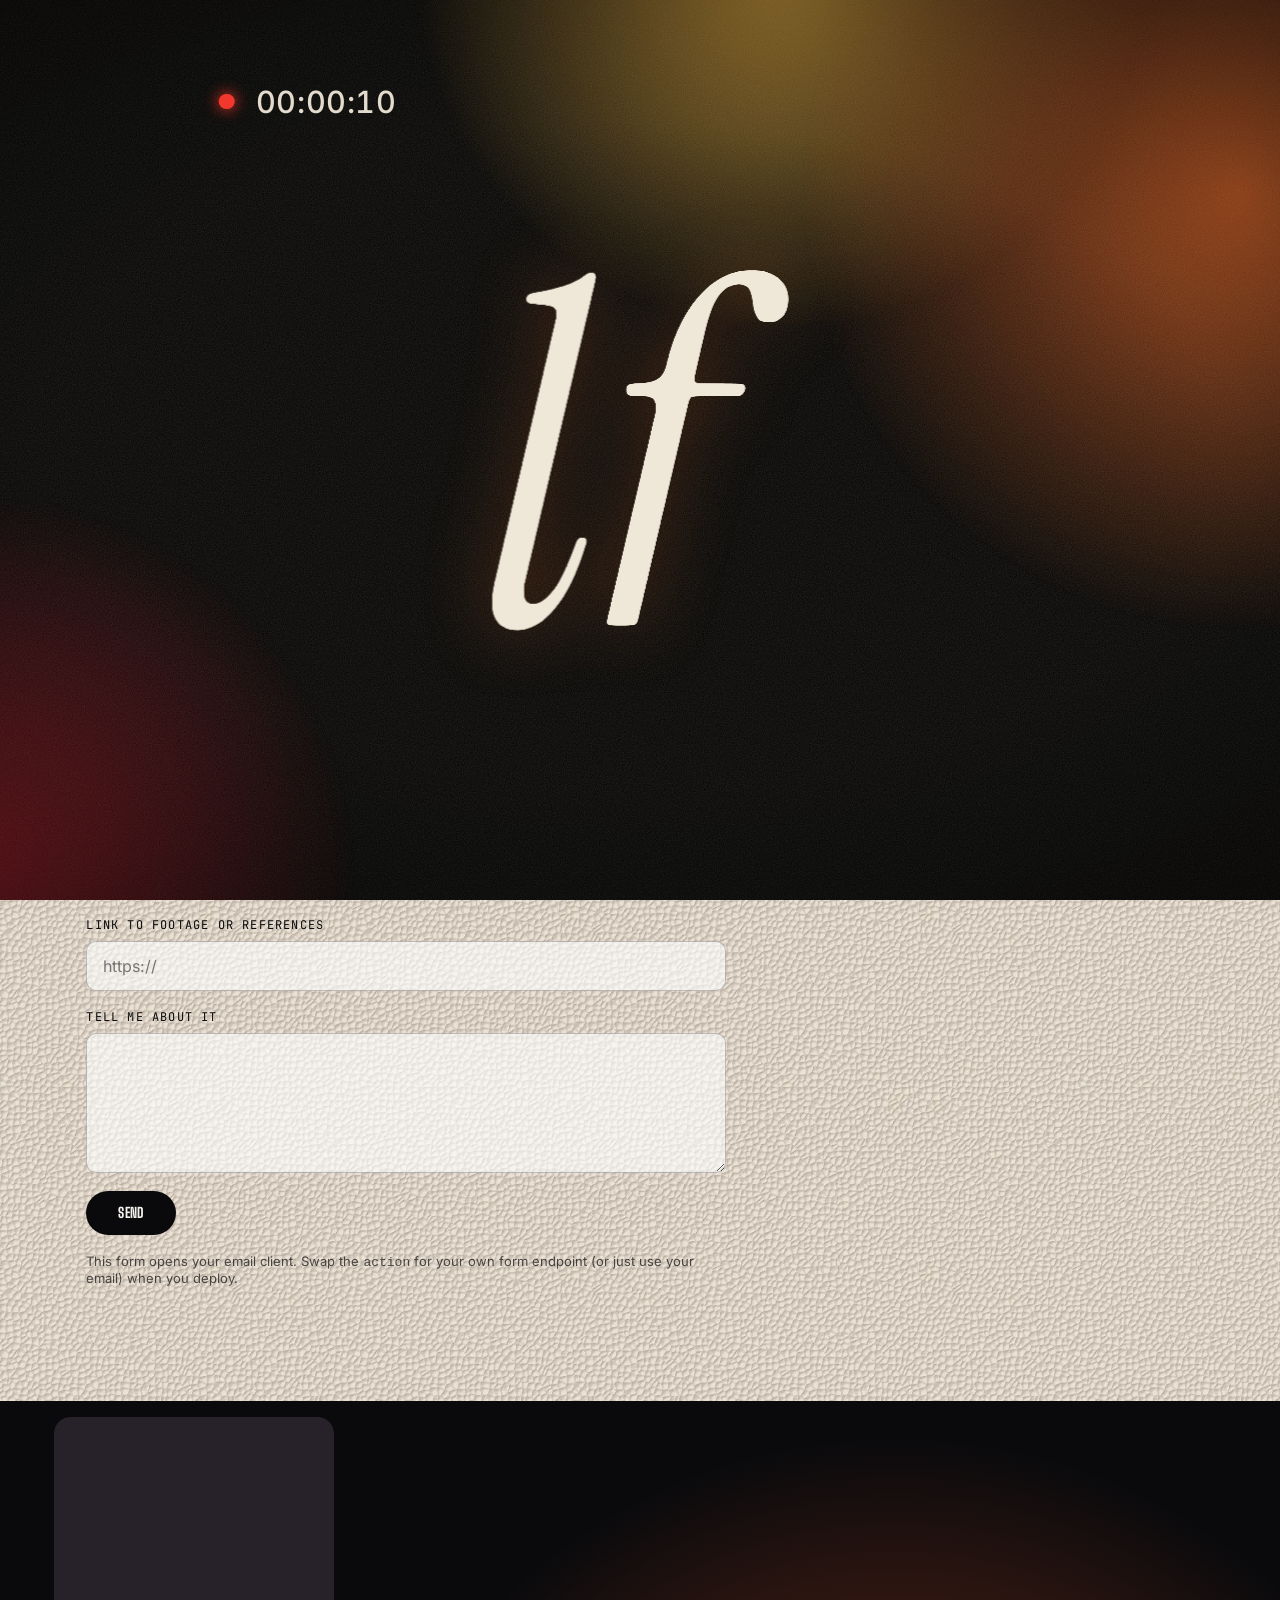
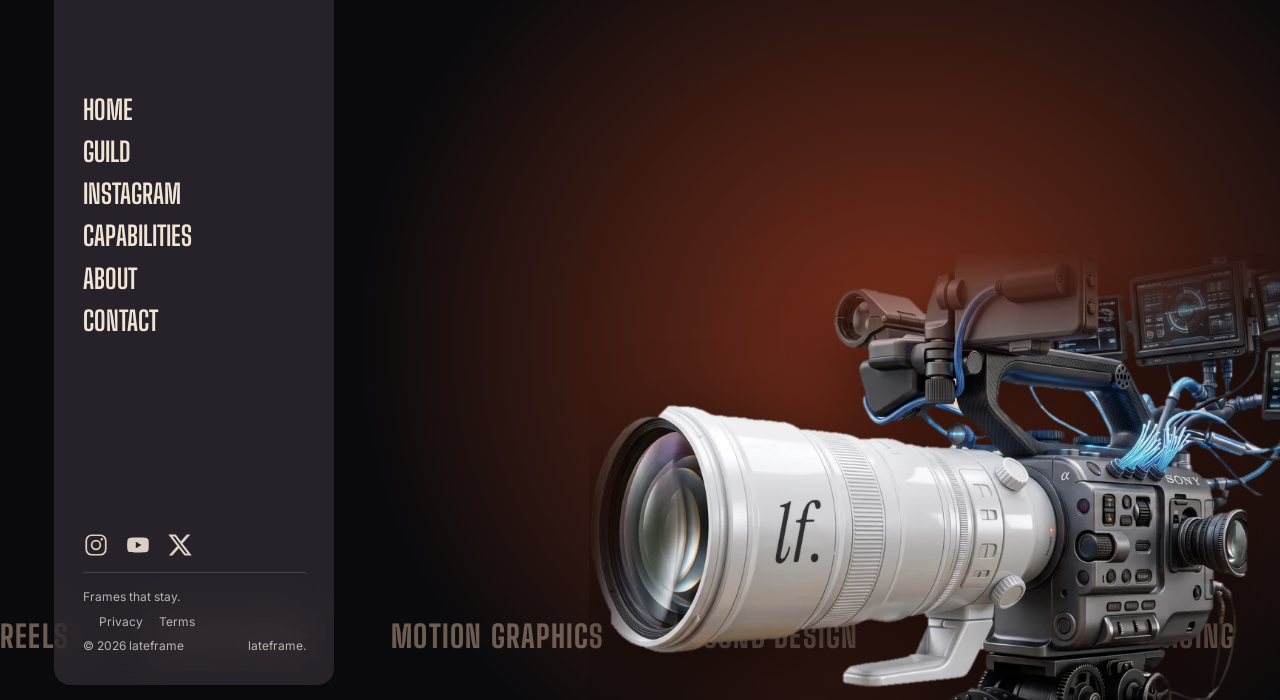
<file: contact.html>
<!doctype html>
<html lang="en">
<head>
  <meta charset="utf-8">
  <meta name="viewport" content="width=device-width, initial-scale=1">
  <title>Contact — lateframe</title>
  <meta name="description" content="Start a project with lateframe.">
  <meta name="theme-color" content="#0A0A0C">
  <link rel="icon" href="assets/favicon.svg" type="image/svg+xml">
  <link rel="preload" href="assets/fonts/big-shoulders-display.woff2" as="font" type="font/woff2" crossorigin>
  <link rel="stylesheet" href="css/fonts.css">
  <link rel="stylesheet" href="css/styles.css">
  <link rel="stylesheet" href="css/intro.css">
</head>
<body data-page="contact" data-footer="contact">
<script src="js/brand.js"></script>
<script src="js/intro.js"></script>
<div data-chrome="nav"></div>
<main id="main" tabindex="-1" class="page" data-tone="light">
  <header class="page__hero">
    <p class="page__eyebrow">Say hello</p>
    <h1 class="display">Contact</h1>
    <p class="page__lede">Have footage that needs a cut? Tell me about the project — what it is, where it's going, and when you need it.</p>
  </header>
  <div class="page__body">
    <form class="form" action="mailto:hello@example.com" method="post" enctype="text/plain">
      <label>Name<input name="name" autocomplete="name" required></label>
      <label>Email<input name="email" type="email" autocomplete="email" required></label>
      <label>What do you need?<select name="type"><option>Reel / short-form edit</option><option>Brand or ad edit</option><option>Color grade</option><option>Ongoing monthly edits</option><option>Something else</option></select></label>
      <label>Link to footage or references<input name="link" type="url" placeholder="https://"></label>
      <label>Tell me about it<textarea name="message" required></textarea></label>
      <button class="btn" type="submit"><span>Send</span></button>
      <p class="form__note">This form opens your email client. Swap the <code>action</code> for your own form endpoint (or just use your email) when you deploy.</p>
    </form>
  </div>
</main>
<div data-chrome="footer"></div>
<script src="js/chrome.js"></script>
</body>
</html>
</file>
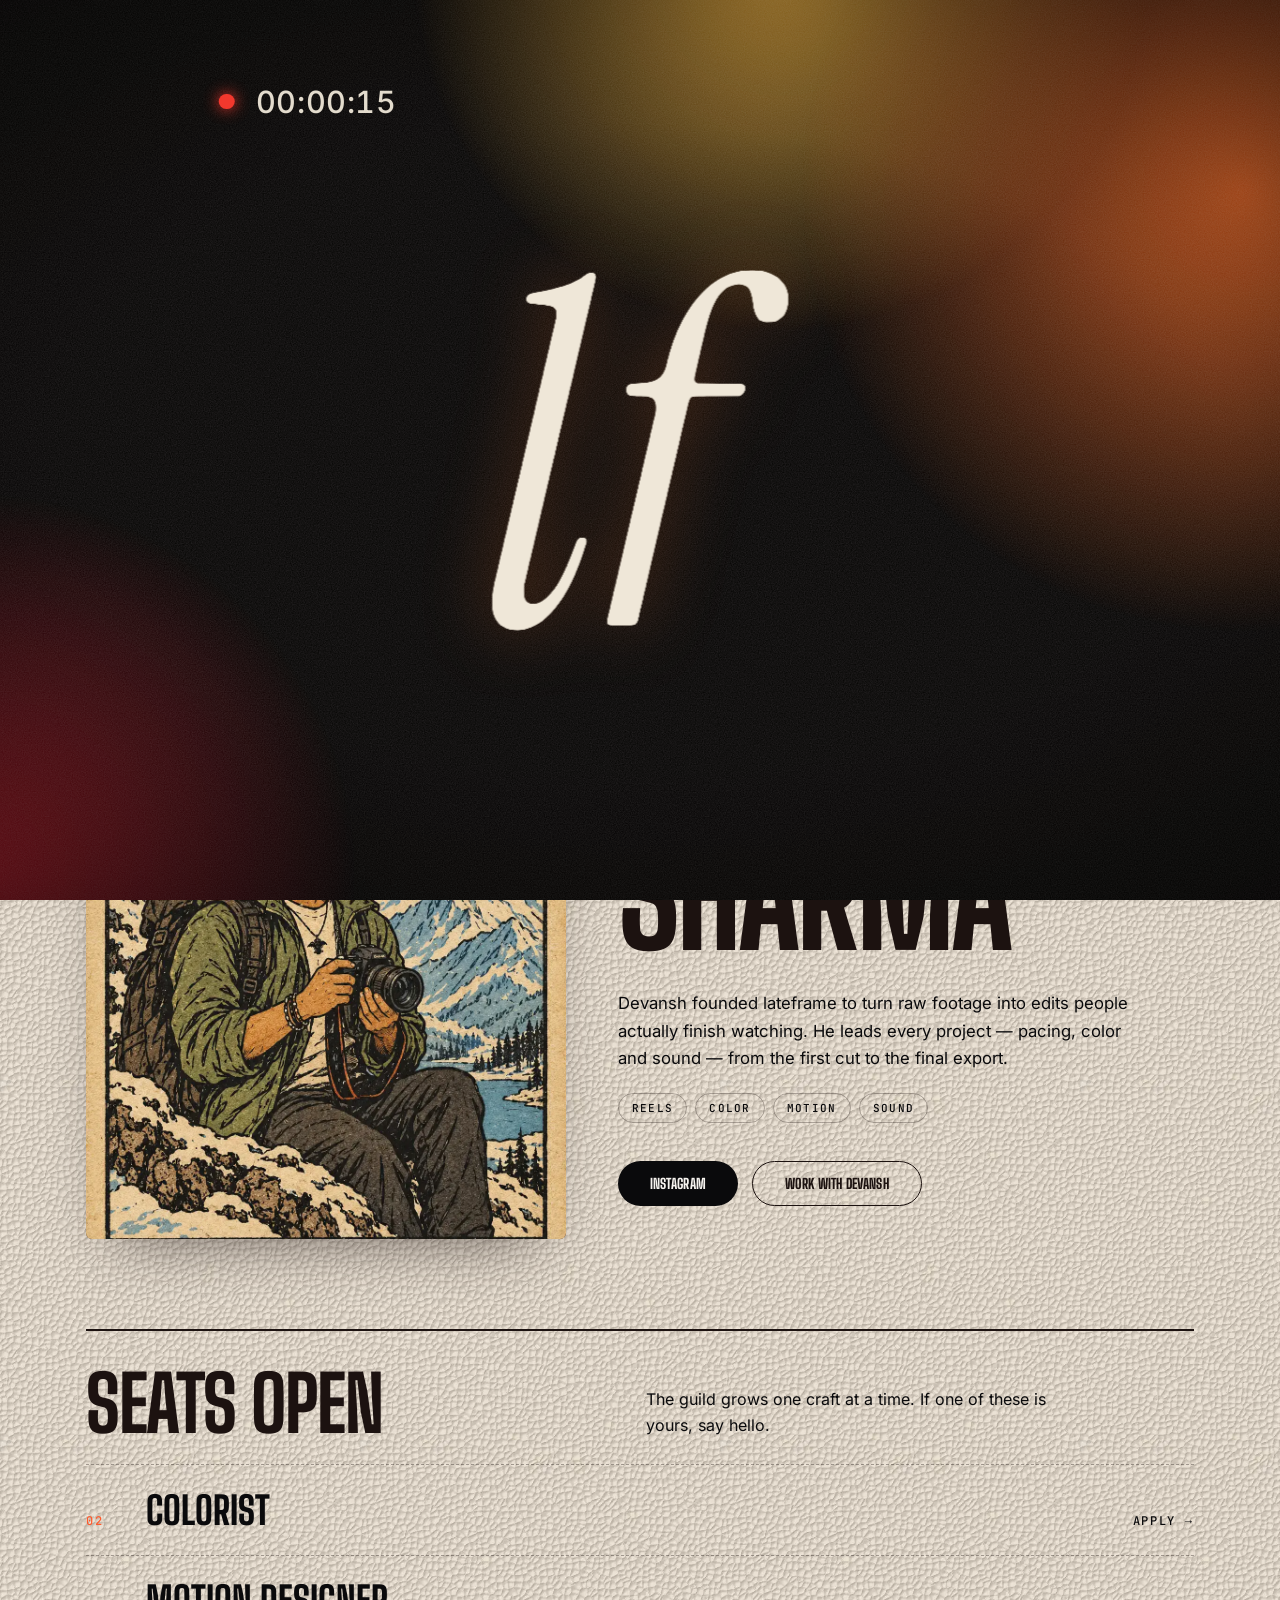
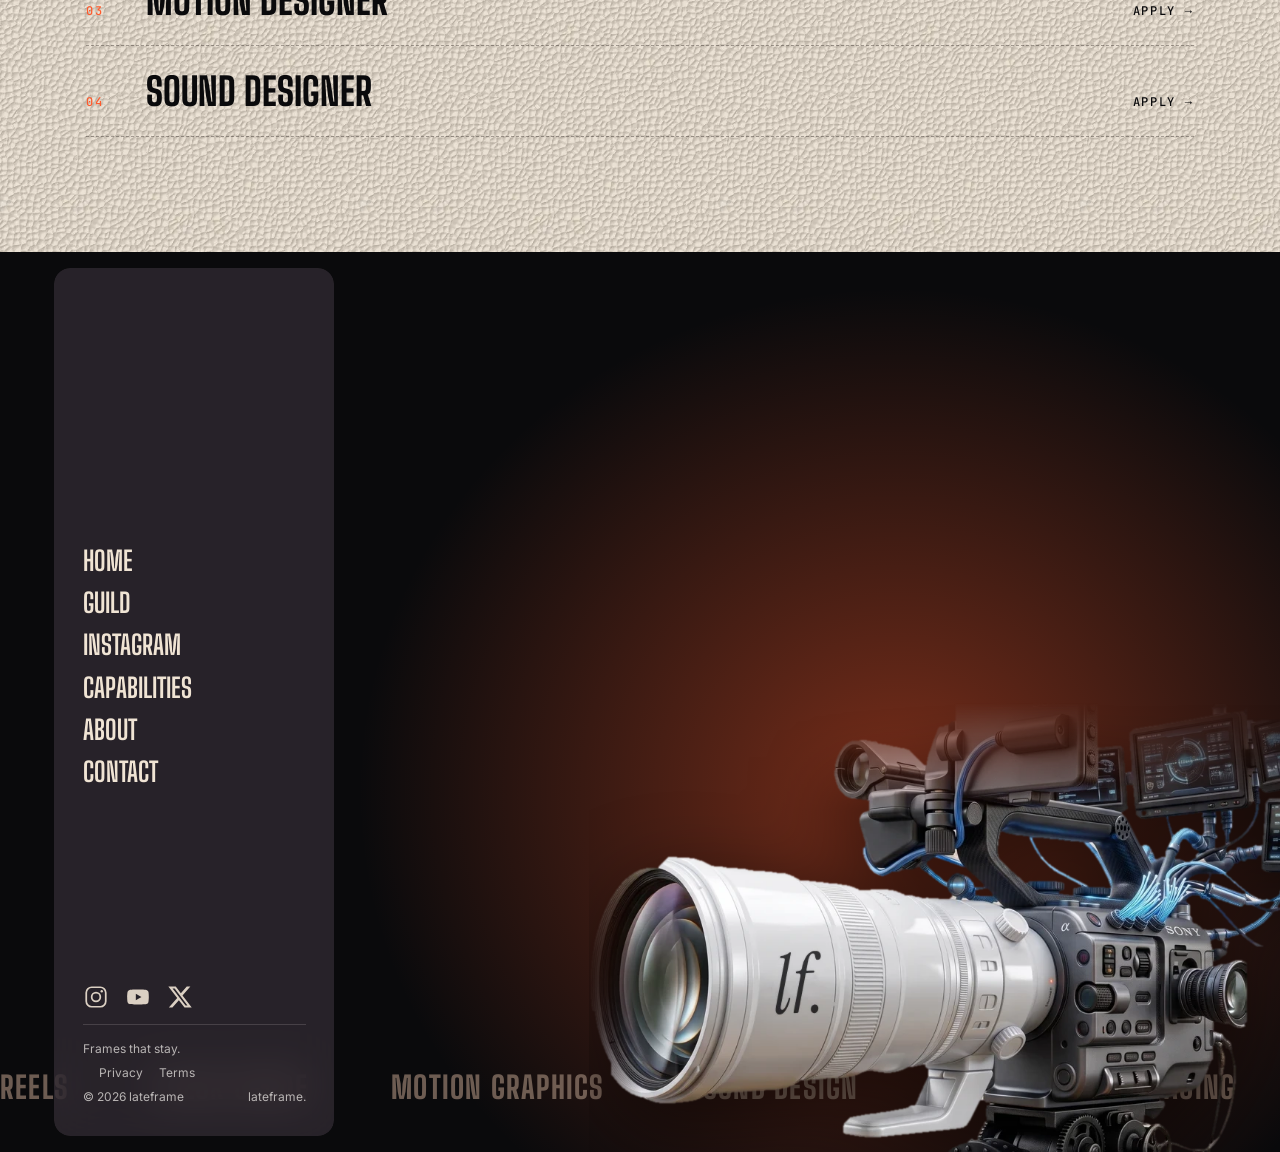
<file: guild.html>
<!doctype html>
<html lang="en">
<head>
  <meta charset="utf-8">
  <meta name="viewport" content="width=device-width, initial-scale=1">
  <title>The Guild — lateframe</title>
  <meta name="description" content="The Guild — the editors behind lateframe. Frames that stay.">
  <meta name="theme-color" content="#0A0A0C">
  <link rel="icon" href="assets/favicon.svg" type="image/svg+xml">
  <link rel="preload" href="assets/fonts/big-shoulders-display.woff2" as="font" type="font/woff2" crossorigin>
  <link rel="stylesheet" href="css/fonts.css">
  <link rel="stylesheet" href="css/styles.css">
  <link rel="stylesheet" href="css/intro.css">
  <script>document.documentElement.classList.add("js")</script>
</head>
<body data-page="guild" data-footer="guild">
<script src="js/brand.js"></script>
<script src="js/intro.js"></script>
<div data-chrome="nav"></div>
<main id="main" tabindex="-1" class="page" data-tone="light">
  <header class="page__hero">
    <p class="page__eyebrow">The people behind the frames</p>
    <h1 class="display">Guild</h1>
    <p class="page__lede">lateframe is a small guild of editors, colorists and sound people who care about the one frame that makes a cut land. Frames that stay.</p>
  </header>
  <div class="page__body" data-guild-page></div>
</main>
<div data-chrome="footer"></div>
<script src="js/guild.js"></script>
<script src="js/chrome.js"></script>
</body>
</html>
</file>
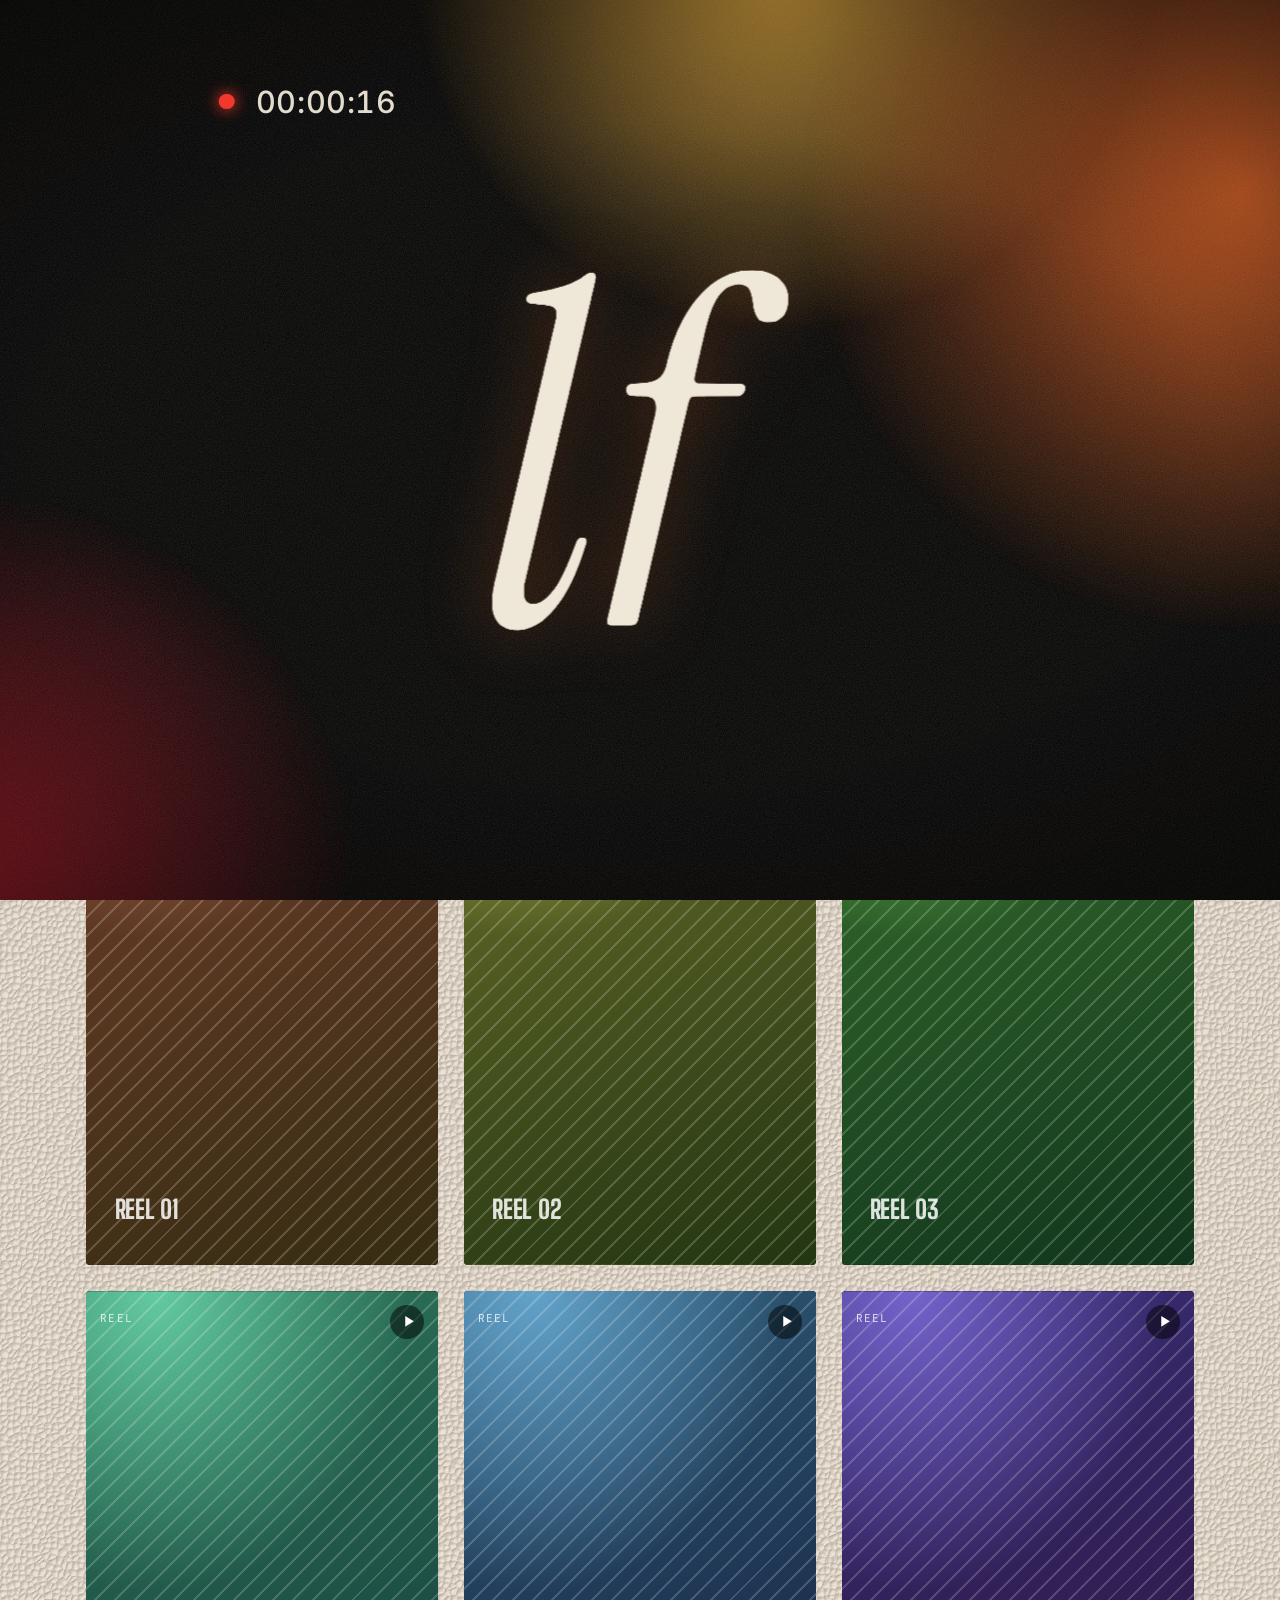
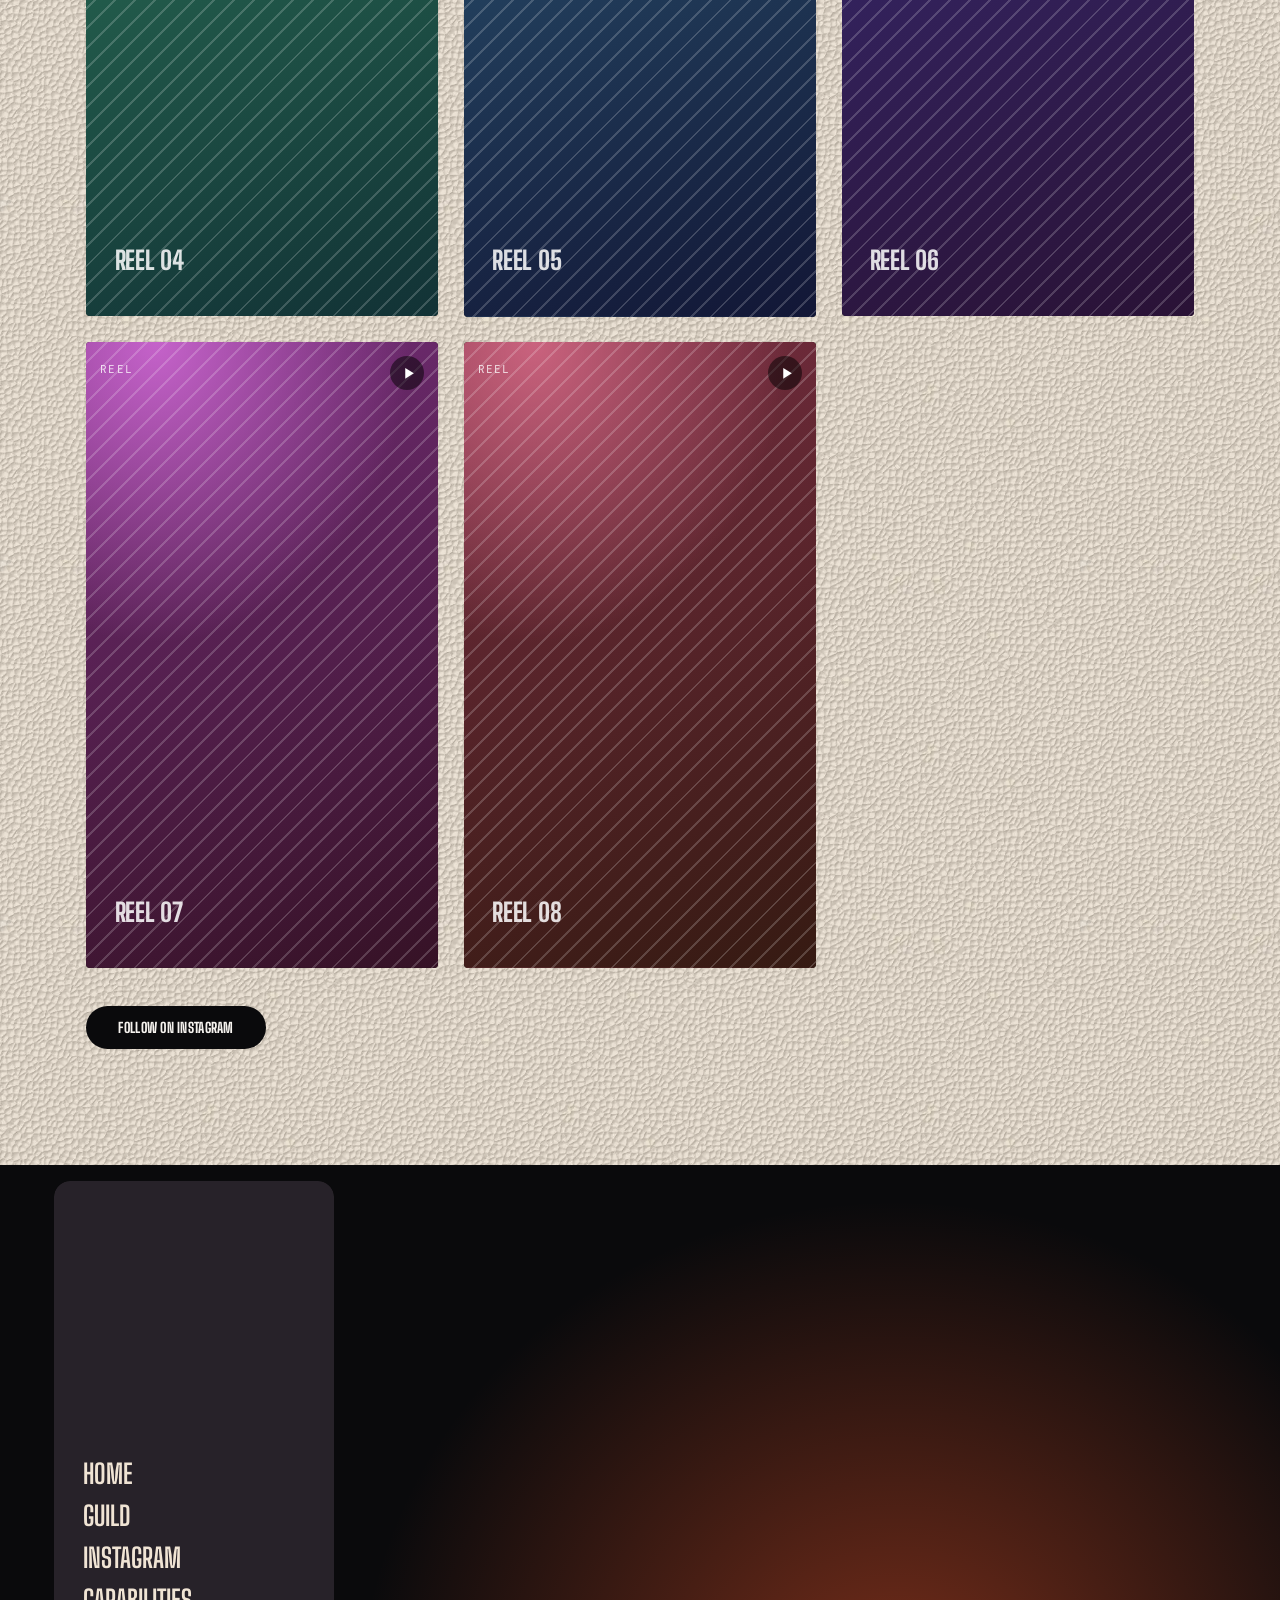
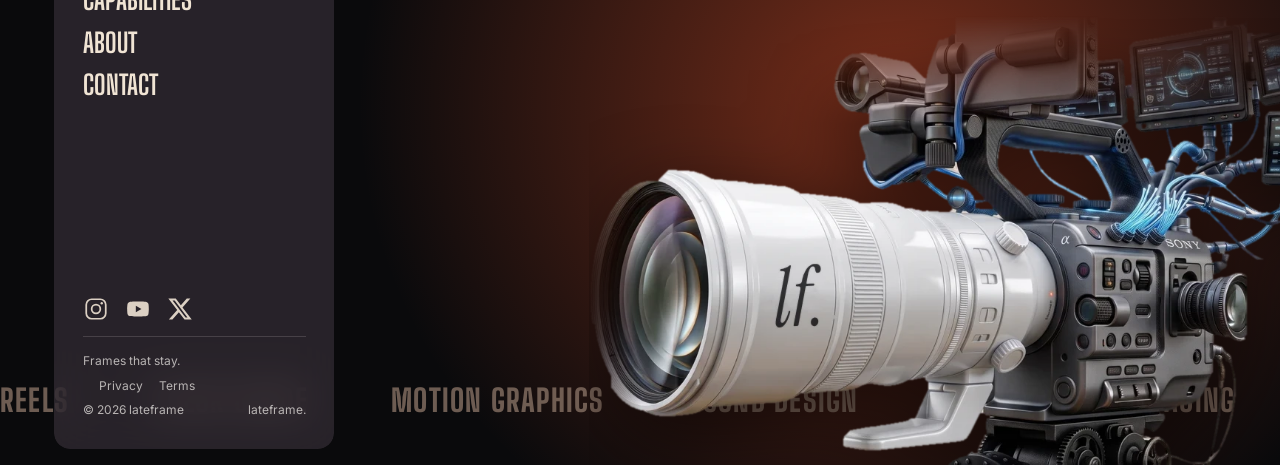
<file: instagram.html>
<!doctype html>
<html lang="en">
<head>
  <meta charset="utf-8">
  <meta name="viewport" content="width=device-width, initial-scale=1">
  <title>Instagram — lateframe</title>
  <meta name="description" content="The latest edits from the feed.">
  <meta name="theme-color" content="#0A0A0C">
  <link rel="icon" href="assets/favicon.svg" type="image/svg+xml">
  <link rel="preload" href="assets/fonts/big-shoulders-display.woff2" as="font" type="font/woff2" crossorigin>
  <link rel="stylesheet" href="css/fonts.css">
  <link rel="stylesheet" href="css/styles.css">
  <link rel="stylesheet" href="css/intro.css">
  <script>document.documentElement.classList.add("js")</script>
</head>
<body data-page="instagram" data-footer="instagram">
<script src="js/brand.js"></script>
<script src="js/intro.js"></script>
<div data-chrome="nav"></div>
<main id="main" tabindex="-1" class="page" data-tone="light">
  <header class="page__hero">
    <p class="page__eyebrow" data-ig-handle>@ your handle</p>
    <h1 class="display">Instagram</h1>
    <p class="page__lede">Most of the work lives on Instagram first — new edits, breakdowns and experiments. Follow along for the latest.</p>
  </header>
  <div class="page__body">
    <div class="grid" data-feed-grid></div>
    <div class="cta-row"><a class="btn" href="https://instagram.com/" data-ig-follow target="_blank" rel="noreferrer"><span>Follow on Instagram</span></a></div>
  </div>
</main>
<div data-chrome="footer"></div>
<script src="js/edits.js"></script>
<script src="js/clips.js"></script>
<script src="js/chrome.js"></script>
<script src="js/photos.js"></script>
</body>
</html>
</file>
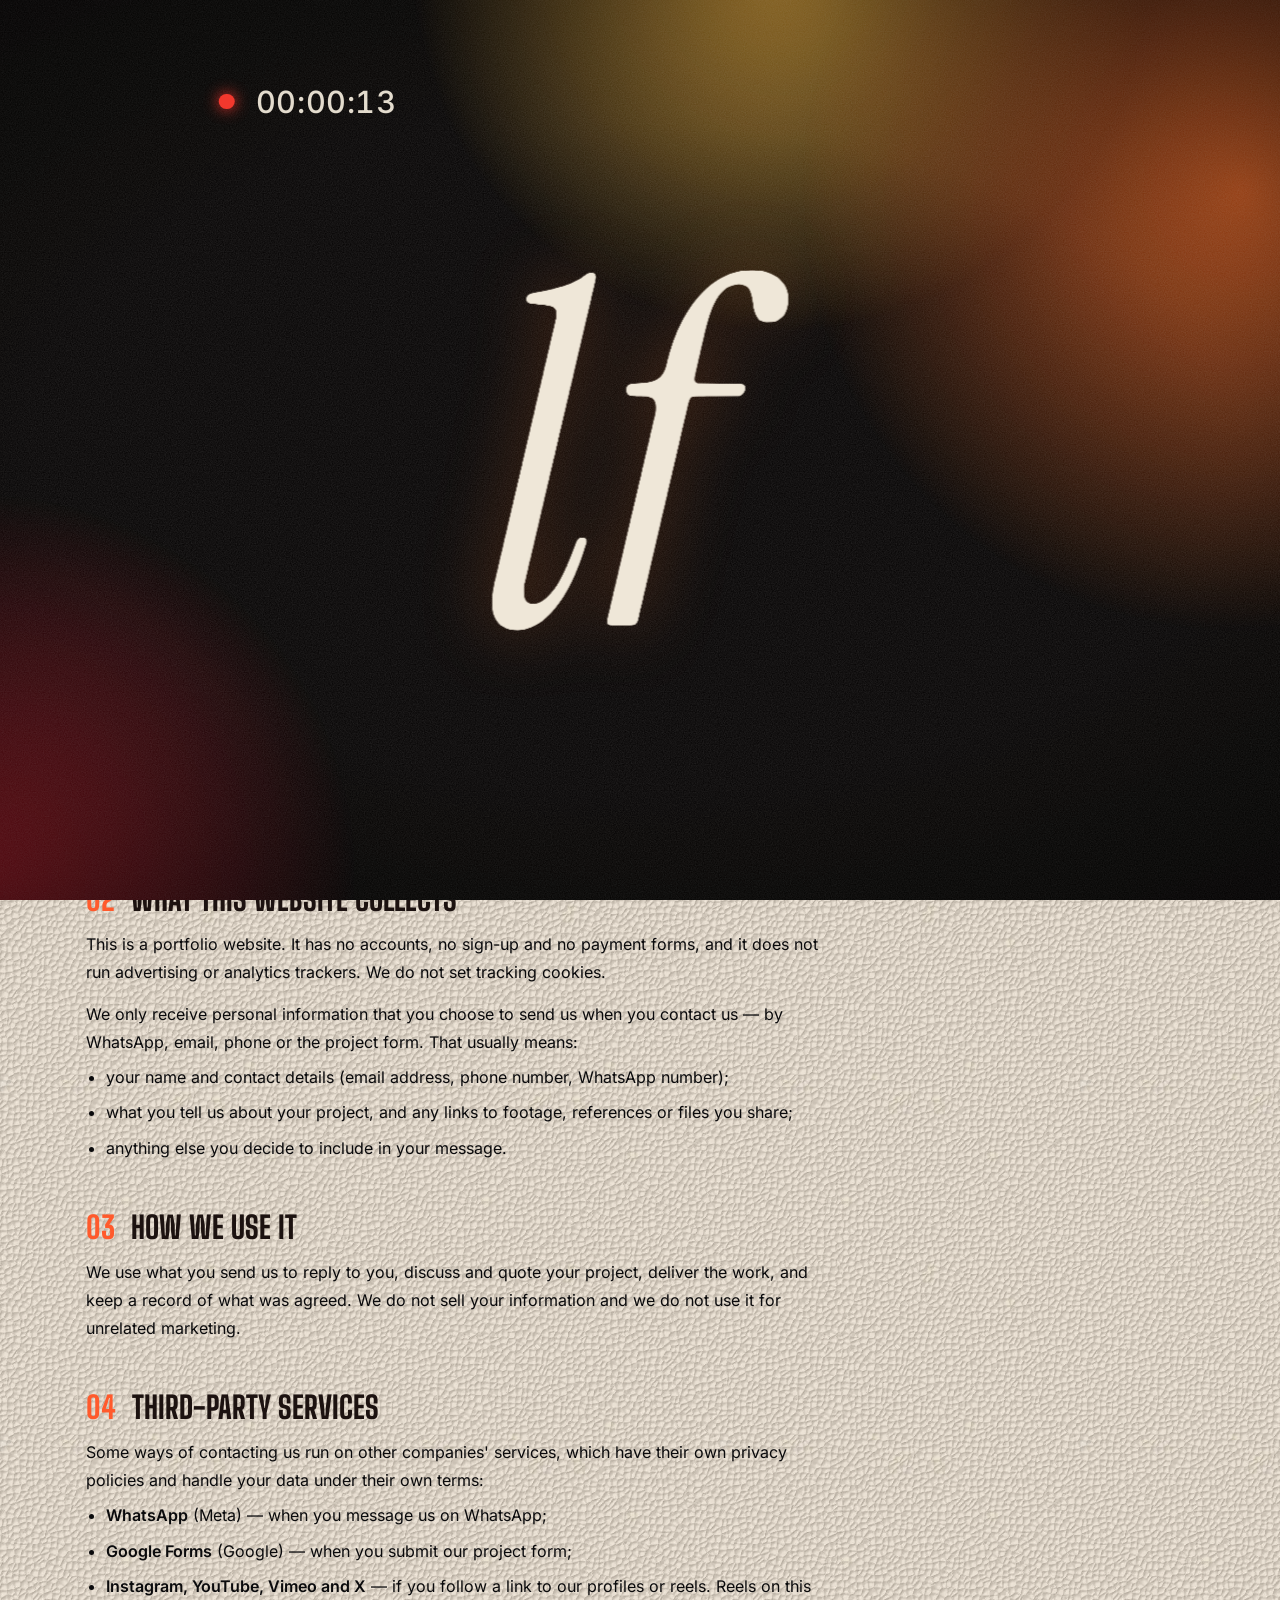
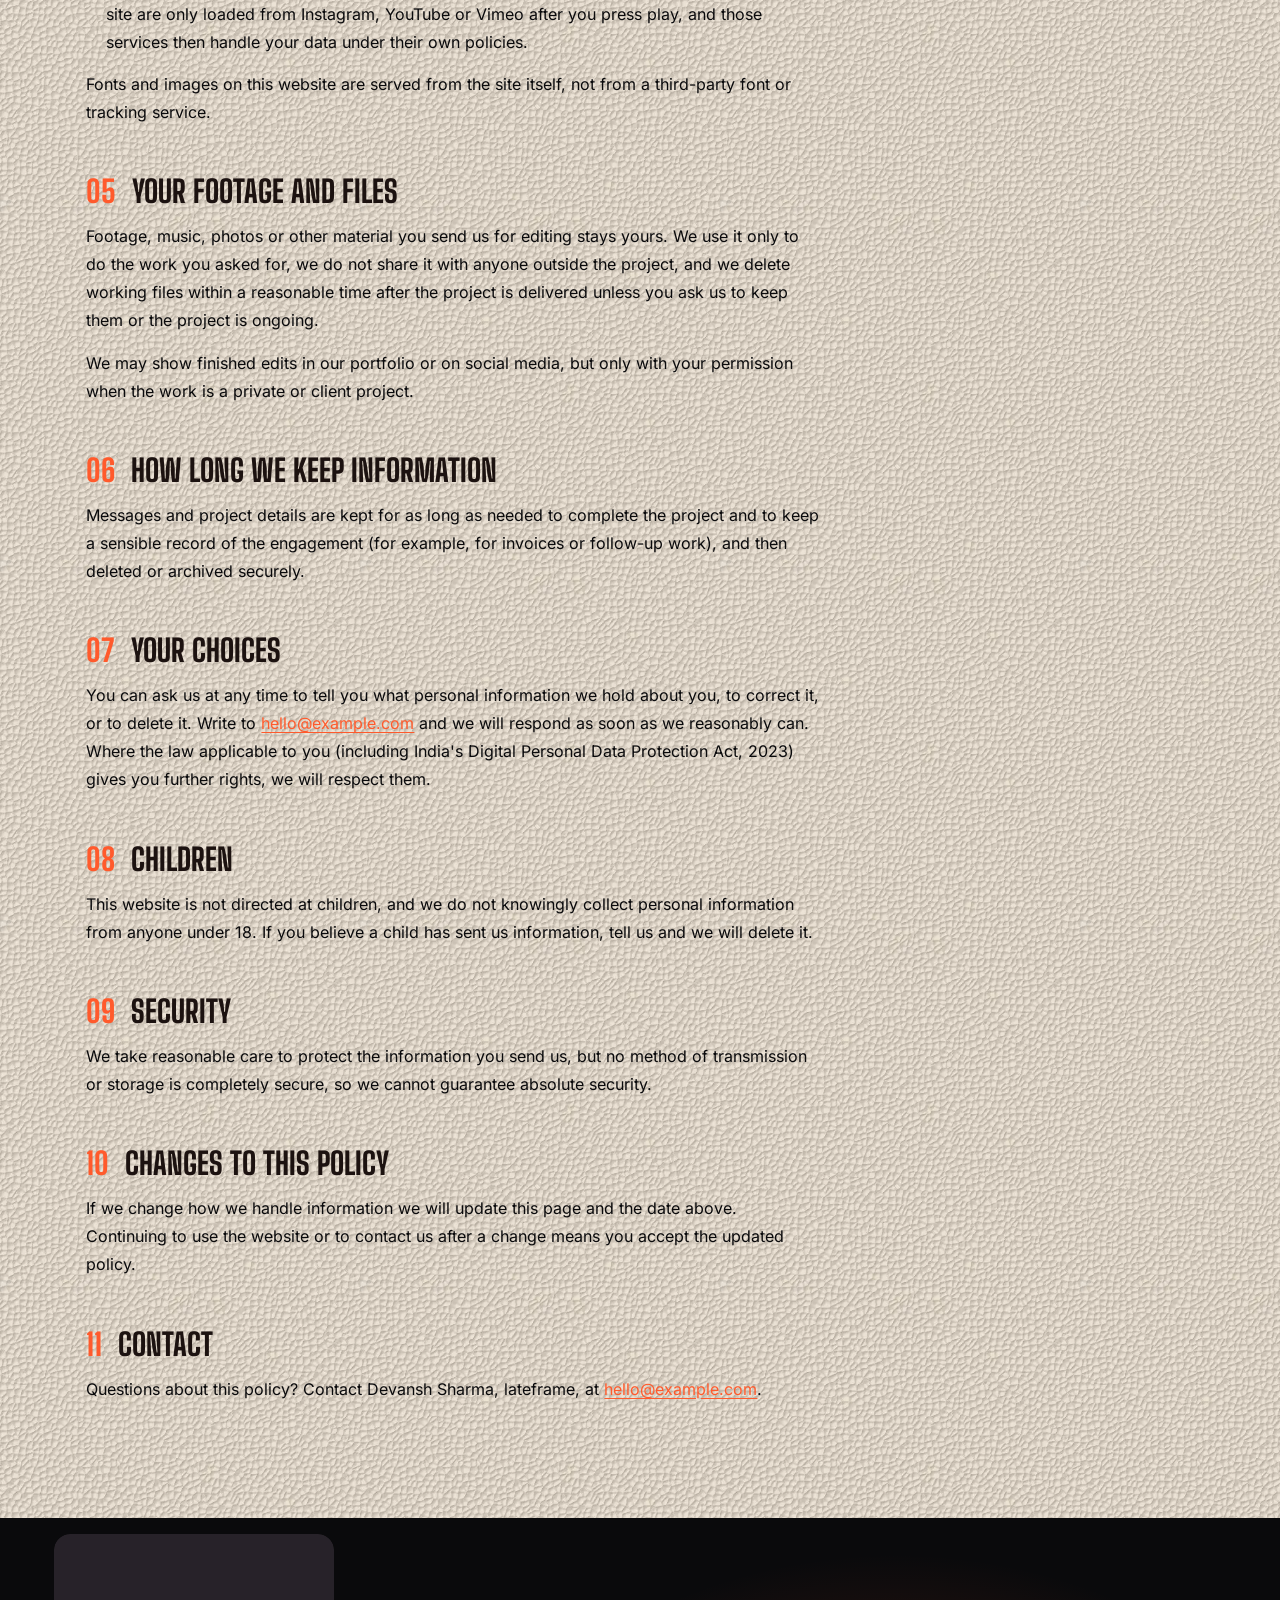
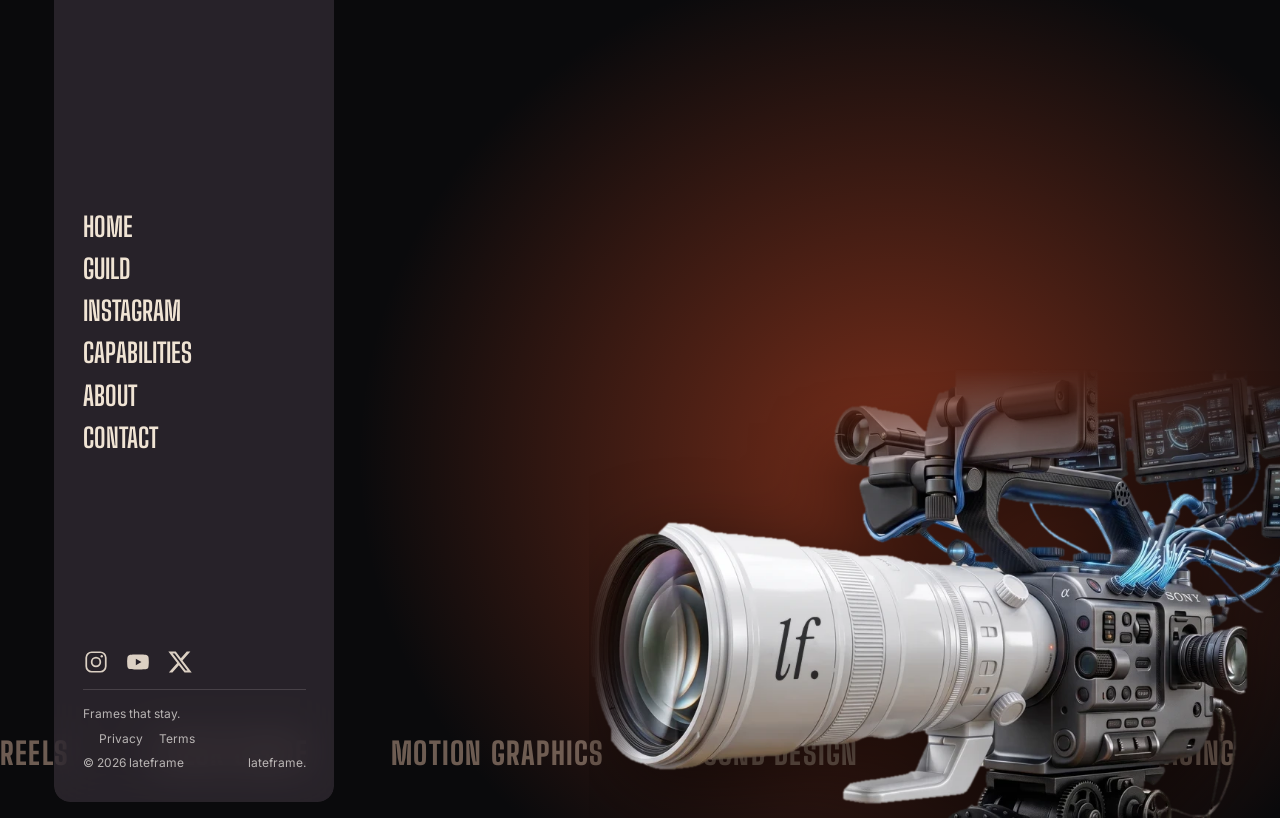
<file: privacy.html>
<!doctype html>
<html lang="en">
<head>
  <meta charset="utf-8">
  <meta name="viewport" content="width=device-width, initial-scale=1">
  <title>Privacy policy — lateframe</title>
  <meta name="description" content="Privacy policy for lateframe, operated by Devansh Sharma.">
  <meta name="theme-color" content="#0A0A0C">
  <link rel="icon" href="assets/favicon.svg" type="image/svg+xml">
  <link rel="preload" href="assets/fonts/big-shoulders-display.woff2" as="font" type="font/woff2" crossorigin>
  <link rel="stylesheet" href="css/fonts.css">
  <link rel="stylesheet" href="css/styles.css">
  <link rel="stylesheet" href="css/intro.css">
  <script>document.documentElement.classList.add("js")</script>
</head>
<body data-page="privacy" data-footer="about">
<script src="js/brand.js"></script>
<script src="js/intro.js"></script>
<div data-chrome="nav"></div>
<main id="main" tabindex="-1" class="page" data-tone="light">
  <header class="page__hero">
    <p class="page__eyebrow">Legal</p>
    <h1 class="display">Privacy</h1>
    <p class="page__lede">How lateframe handles your information — in plain language.</p>
  </header>
  <div class="page__body">
    <div class="legal">
      <p class="legal__meta">Last updated: 6 October 2026 · Operated by Devansh Sharma</p>
      <h2><span>01</span>Who we are</h2>
      <p>lateframe ("lateframe", "we", "us") is a video editing studio run by <strong>Devansh Sharma</strong>, who is responsible for how your personal information is handled on this website. You can reach him at <a href="mailto:hello@example.com" data-mail>hello@example.com</a>.</p>
      <h2><span>02</span>What this website collects</h2>
      <p>This is a portfolio website. It has no accounts, no sign-up and no payment forms, and it does not run advertising or analytics trackers. We do not set tracking cookies.</p>
      <p>We only receive personal information that you choose to send us when you contact us — by WhatsApp, email, phone or the project form. That usually means:</p>
      <ul>
        <li>your name and contact details (email address, phone number, WhatsApp number);</li>
        <li>what you tell us about your project, and any links to footage, references or files you share;</li>
        <li>anything else you decide to include in your message.</li>
      </ul>
      <h2><span>03</span>How we use it</h2>
      <p>We use what you send us to reply to you, discuss and quote your project, deliver the work, and keep a record of what was agreed. We do not sell your information and we do not use it for unrelated marketing.</p>
      <h2><span>04</span>Third-party services</h2>
      <p>Some ways of contacting us run on other companies' services, which have their own privacy policies and handle your data under their own terms:</p>
      <ul>
        <li><strong>WhatsApp</strong> (Meta) — when you message us on WhatsApp;</li>
        <li><strong>Google Forms</strong> (Google) — when you submit our project form;</li>
        <li><strong>Instagram, YouTube, Vimeo and X</strong> — if you follow a link to our profiles or reels. Reels on this site are only loaded from Instagram, YouTube or Vimeo after you press play, and those services then handle your data under their own policies.</li>
      </ul>
      <p>Fonts and images on this website are served from the site itself, not from a third-party font or tracking service.</p>
      <h2><span>05</span>Your footage and files</h2>
      <p>Footage, music, photos or other material you send us for editing stays yours. We use it only to do the work you asked for, we do not share it with anyone outside the project, and we delete working files within a reasonable time after the project is delivered unless you ask us to keep them or the project is ongoing.</p>
      <p>We may show finished edits in our portfolio or on social media, but only with your permission when the work is a private or client project.</p>
      <h2><span>06</span>How long we keep information</h2>
      <p>Messages and project details are kept for as long as needed to complete the project and to keep a sensible record of the engagement (for example, for invoices or follow-up work), and then deleted or archived securely.</p>
      <h2><span>07</span>Your choices</h2>
      <p>You can ask us at any time to tell you what personal information we hold about you, to correct it, or to delete it. Write to <a href="mailto:hello@example.com" data-mail>hello@example.com</a> and we will respond as soon as we reasonably can. Where the law applicable to you (including India's Digital Personal Data Protection Act, 2023) gives you further rights, we will respect them.</p>
      <h2><span>08</span>Children</h2>
      <p>This website is not directed at children, and we do not knowingly collect personal information from anyone under 18. If you believe a child has sent us information, tell us and we will delete it.</p>
      <h2><span>09</span>Security</h2>
      <p>We take reasonable care to protect the information you send us, but no method of transmission or storage is completely secure, so we cannot guarantee absolute security.</p>
      <h2><span>10</span>Changes to this policy</h2>
      <p>If we change how we handle information we will update this page and the date above. Continuing to use the website or to contact us after a change means you accept the updated policy.</p>
      <h2><span>11</span>Contact</h2>
      <p>Questions about this policy? Contact Devansh Sharma, lateframe, at <a href="mailto:hello@example.com" data-mail>hello@example.com</a>.</p>
    </div>
  </div>
</main>
<div data-chrome="footer"></div>
<script src="js/chrome.js"></script>
</body>
</html>
</file>
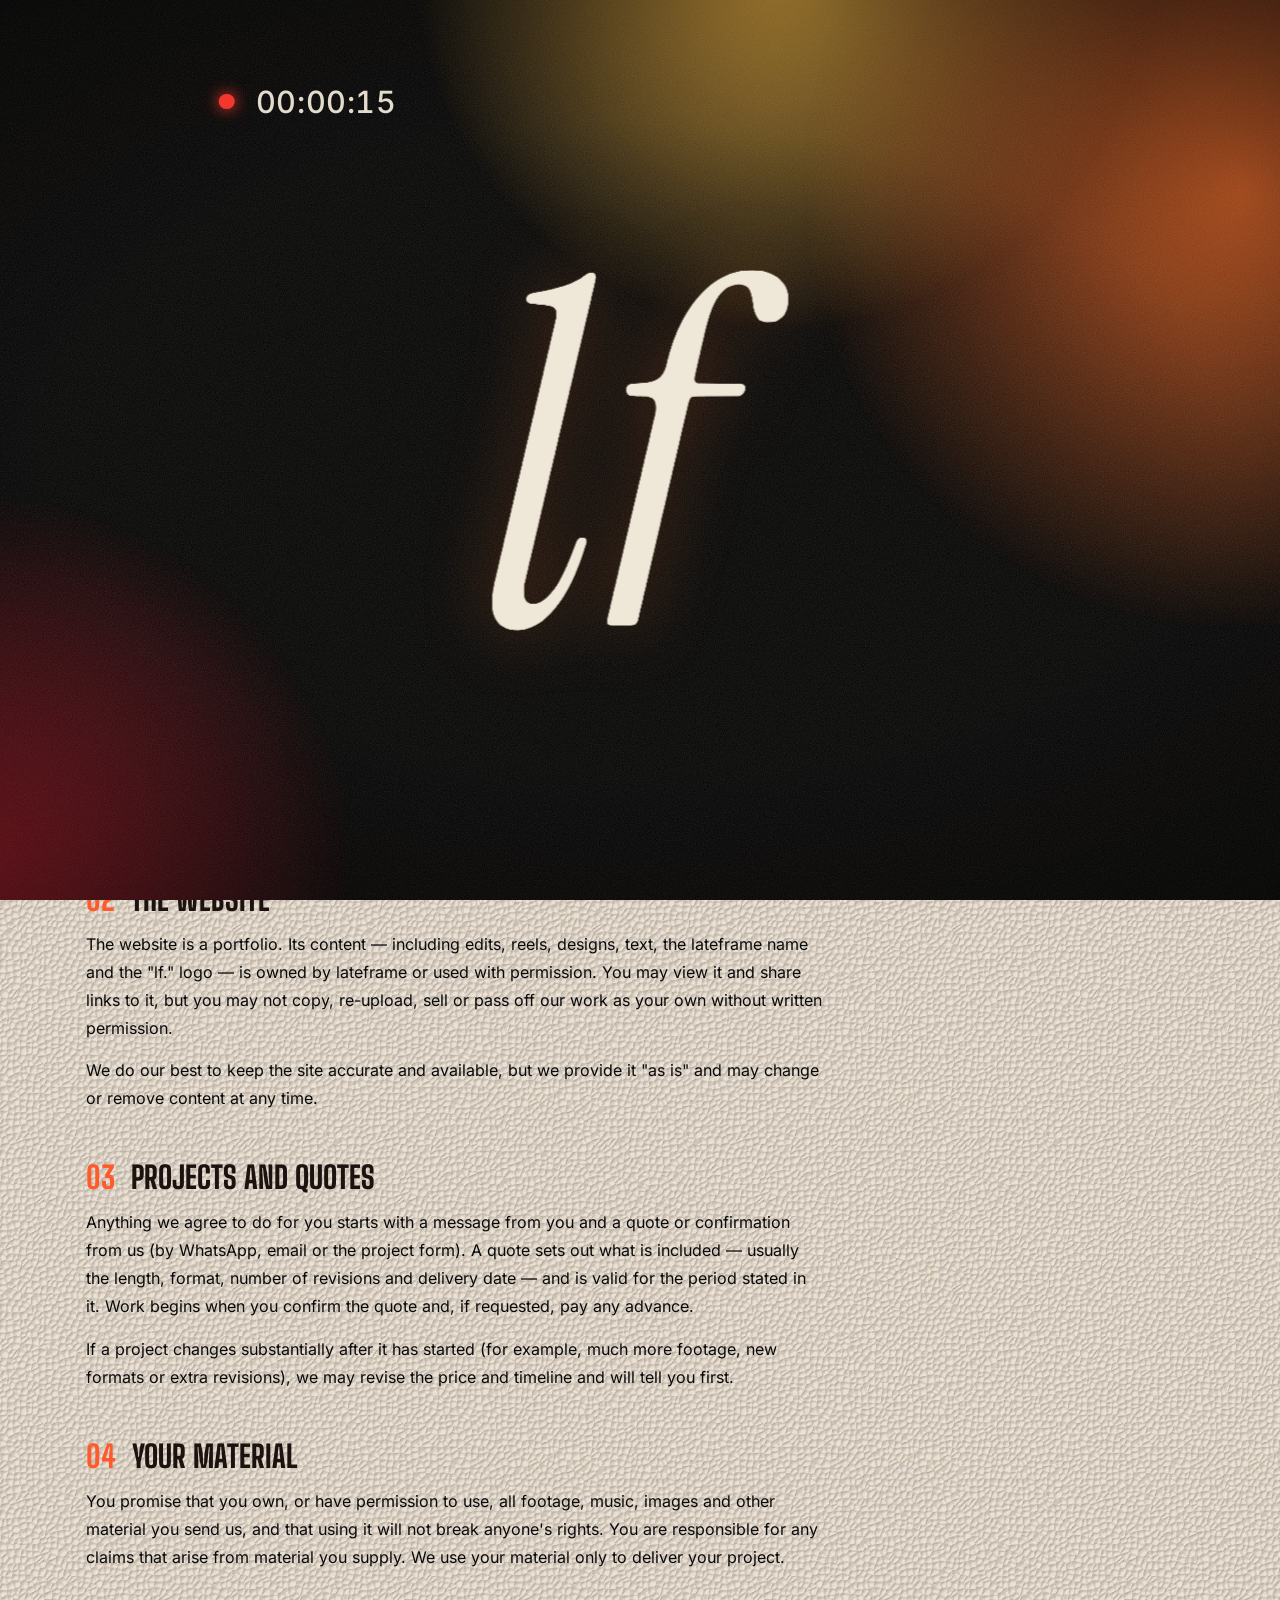
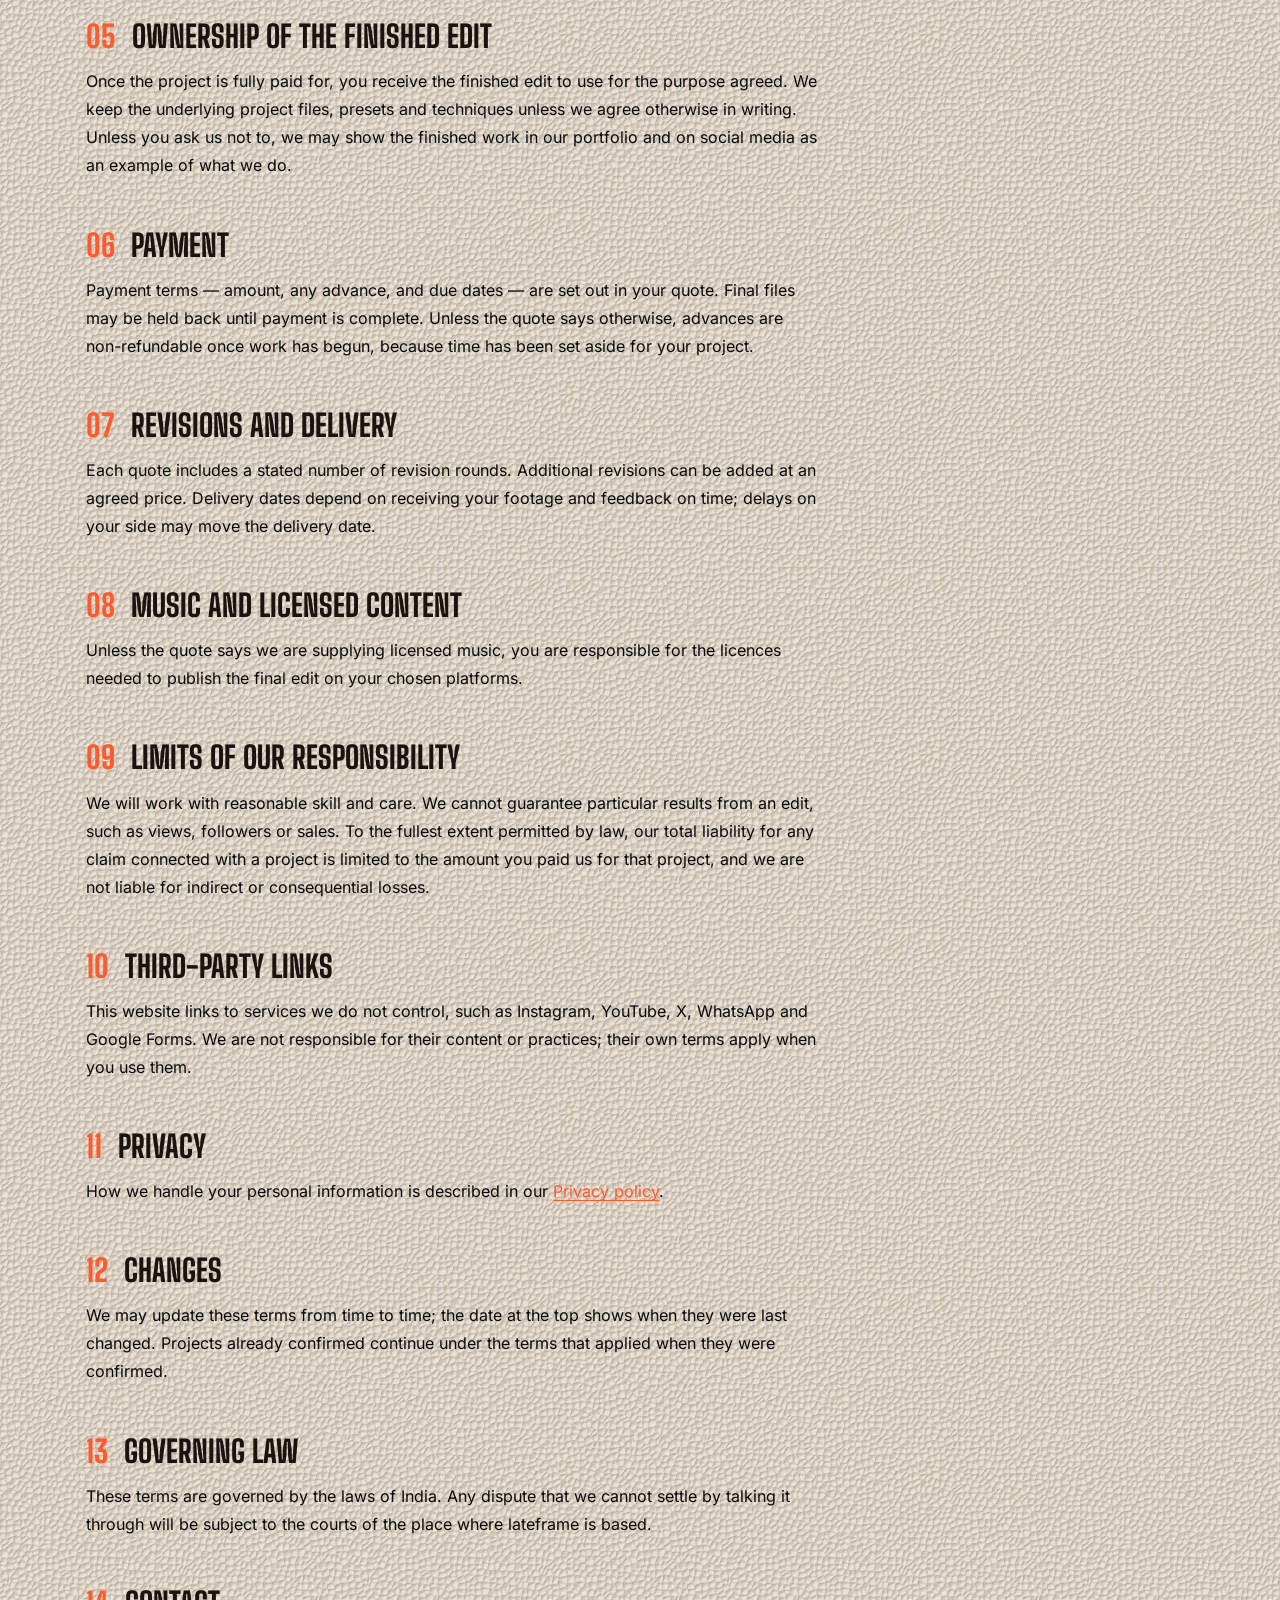
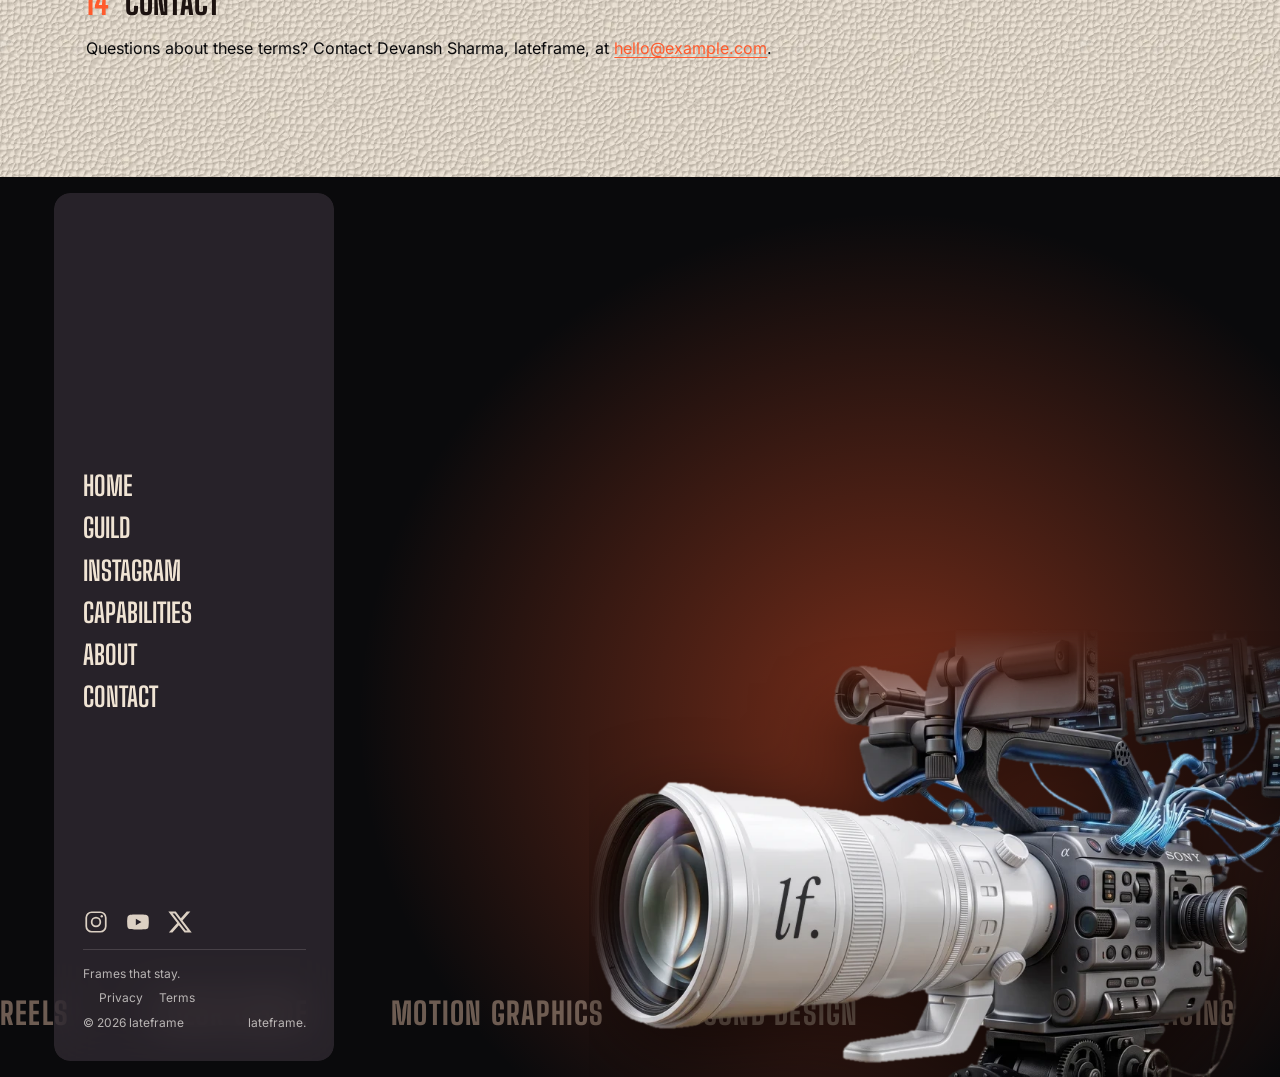
<file: terms.html>
<!doctype html>
<html lang="en">
<head>
  <meta charset="utf-8">
  <meta name="viewport" content="width=device-width, initial-scale=1">
  <title>Terms — lateframe</title>
  <meta name="description" content="Terms of use and working terms for lateframe, operated by Devansh Sharma.">
  <meta name="theme-color" content="#0A0A0C">
  <link rel="icon" href="assets/favicon.svg" type="image/svg+xml">
  <link rel="preload" href="assets/fonts/big-shoulders-display.woff2" as="font" type="font/woff2" crossorigin>
  <link rel="stylesheet" href="css/fonts.css">
  <link rel="stylesheet" href="css/styles.css">
  <link rel="stylesheet" href="css/intro.css">
  <script>document.documentElement.classList.add("js")</script>
</head>
<body data-page="terms" data-footer="about">
<script src="js/brand.js"></script>
<script src="js/intro.js"></script>
<div data-chrome="nav"></div>
<main id="main" tabindex="-1" class="page" data-tone="light">
  <header class="page__hero">
    <p class="page__eyebrow">Legal</p>
    <h1 class="display">Terms</h1>
    <p class="page__lede">The ground rules for using this site and working with lateframe.</p>
  </header>
  <div class="page__body">
    <div class="legal">
      <p class="legal__meta">Last updated: 6 October 2026 · Operated by Devansh Sharma</p>
      <h2><span>01</span>About these terms</h2>
      <p>These terms govern your use of the lateframe website and the way we work with you. lateframe is a video editing studio operated by <strong>Devansh Sharma</strong> ("lateframe", "we", "us"). By using this website or contacting us about a project, you agree to these terms.</p>
      <h2><span>02</span>The website</h2>
      <p>The website is a portfolio. Its content — including edits, reels, designs, text, the lateframe name and the "lf." logo — is owned by lateframe or used with permission. You may view it and share links to it, but you may not copy, re-upload, sell or pass off our work as your own without written permission.</p>
      <p>We do our best to keep the site accurate and available, but we provide it "as is" and may change or remove content at any time.</p>
      <h2><span>03</span>Projects and quotes</h2>
      <p>Anything we agree to do for you starts with a message from you and a quote or confirmation from us (by WhatsApp, email or the project form). A quote sets out what is included — usually the length, format, number of revisions and delivery date — and is valid for the period stated in it. Work begins when you confirm the quote and, if requested, pay any advance.</p>
      <p>If a project changes substantially after it has started (for example, much more footage, new formats or extra revisions), we may revise the price and timeline and will tell you first.</p>
      <h2><span>04</span>Your material</h2>
      <p>You promise that you own, or have permission to use, all footage, music, images and other material you send us, and that using it will not break anyone's rights. You are responsible for any claims that arise from material you supply. We use your material only to deliver your project.</p>
      <h2><span>05</span>Ownership of the finished edit</h2>
      <p>Once the project is fully paid for, you receive the finished edit to use for the purpose agreed. We keep the underlying project files, presets and techniques unless we agree otherwise in writing. Unless you ask us not to, we may show the finished work in our portfolio and on social media as an example of what we do.</p>
      <h2><span>06</span>Payment</h2>
      <p>Payment terms — amount, any advance, and due dates — are set out in your quote. Final files may be held back until payment is complete. Unless the quote says otherwise, advances are non-refundable once work has begun, because time has been set aside for your project.</p>
      <h2><span>07</span>Revisions and delivery</h2>
      <p>Each quote includes a stated number of revision rounds. Additional revisions can be added at an agreed price. Delivery dates depend on receiving your footage and feedback on time; delays on your side may move the delivery date.</p>
      <h2><span>08</span>Music and licensed content</h2>
      <p>Unless the quote says we are supplying licensed music, you are responsible for the licences needed to publish the final edit on your chosen platforms.</p>
      <h2><span>09</span>Limits of our responsibility</h2>
      <p>We will work with reasonable skill and care. We cannot guarantee particular results from an edit, such as views, followers or sales. To the fullest extent permitted by law, our total liability for any claim connected with a project is limited to the amount you paid us for that project, and we are not liable for indirect or consequential losses.</p>
      <h2><span>10</span>Third-party links</h2>
      <p>This website links to services we do not control, such as Instagram, YouTube, X, WhatsApp and Google Forms. We are not responsible for their content or practices; their own terms apply when you use them.</p>
      <h2><span>11</span>Privacy</h2>
      <p>How we handle your personal information is described in our <a href="privacy.html">Privacy policy</a>.</p>
      <h2><span>12</span>Changes</h2>
      <p>We may update these terms from time to time; the date at the top shows when they were last changed. Projects already confirmed continue under the terms that applied when they were confirmed.</p>
      <h2><span>13</span>Governing law</h2>
      <p>These terms are governed by the laws of India. Any dispute that we cannot settle by talking it through will be subject to the courts of the place where lateframe is based.</p>
      <h2><span>14</span>Contact</h2>
      <p>Questions about these terms? Contact Devansh Sharma, lateframe, at <a href="mailto:hello@example.com" data-mail>hello@example.com</a>.</p>
    </div>
  </div>
</main>
<div data-chrome="footer"></div>
<script src="js/chrome.js"></script>
</body>
</html>
</file>
<file: css/fonts.css>
/* Self-hosted Latin subsets, variable fonts (SIL Open Font License): Big Shoulders Display, Inter, JetBrains Mono */
@font-face {
  font-family: 'Big Shoulders Display';
  font-style: normal;
  font-weight: 300 900;
  font-display: swap;
  src: url(../assets/fonts/big-shoulders-display.woff2) format('woff2');
  unicode-range: U+0000-00FF, U+0131, U+0152-0153, U+02BB-02BC, U+02C6, U+02DA, U+02DC, U+0304, U+0308, U+0329, U+2000-206F, U+20AC, U+2122, U+2191, U+2193, U+2212, U+2215, U+FEFF, U+FFFD;
}
@font-face {
  font-family: 'Inter';
  font-style: normal;
  font-weight: 400 600;
  font-display: swap;
  src: url(../assets/fonts/inter.woff2) format('woff2');
  unicode-range: U+0000-00FF, U+0131, U+0152-0153, U+02BB-02BC, U+02C6, U+02DA, U+02DC, U+0304, U+0308, U+0329, U+2000-206F, U+20AC, U+2122, U+2191, U+2193, U+2212, U+2215, U+FEFF, U+FFFD;
}
@font-face {
  font-family: 'JetBrains Mono';
  font-style: normal;
  font-weight: 400 500;
  font-display: swap;
  src: url(../assets/fonts/jetbrains-mono.woff2) format('woff2');
  unicode-range: U+0000-00FF, U+0131, U+0152-0153, U+02BB-02BC, U+02C6, U+02DA, U+02DC, U+0304, U+0308, U+0329, U+2000-206F, U+20AC, U+2122, U+2191, U+2193, U+2212, U+2215, U+FEFF, U+FFFD;
}
</file>
<file: css/styles.css>
/* ==========================================================================
   Lateframe — editorial athlete site template
   Tokens → base → chrome (nav/menu/footer) → home sections → inner pages
   ========================================================================== */

:root {
  --ink-deep: #0a0a0c;
  --ink: #16120f;
  --bone: #f6f3ef;
  --cream: #f0e4d4;
  --taupe: #b8a99a;
  --sand: #ece3d6;
  --accent: #ff5a2c;
  --accent-deep: #1c1210;
  --accent-fog: #3a1d14;
  --accent-soft: #ffb9a0;
  --cta-yellow: #ffc62f;

  --font-display: "Big Shoulders Display", "Anton", "Arial Narrow", Impact, sans-serif;
  --font-body: "Inter", system-ui, -apple-system, "Segoe UI", Roboto, sans-serif;
  --font-mono: "JetBrains Mono", ui-monospace, "SF Mono", Menlo, monospace;

  --ease-out: cubic-bezier(0.22, 1, 0.36, 1);
  --ease-ui: cubic-bezier(0.4, 0, 0.2, 1);
  --page-x: clamp(16px, 3vw, 48px);
  --logo-color: var(--ink);

  --tex-pebble: url("../assets/textures/pebble.svg");
  --tex-leather: url("../assets/textures/leather.webp");
  --tex-sand: url("../assets/textures/leather-sand.webp");
}

*,
*::before,
*::after { box-sizing: border-box; }

html { background: var(--ink-deep); -webkit-text-size-adjust: 100%; }
body {
  margin: 0;
  font-family: var(--font-body);
  color: var(--bone);
  background: var(--ink-deep);
  overflow-x: clip;
  -webkit-font-smoothing: antialiased;
}
body.is-locked { overflow: hidden; }
img, svg { display: block; max-width: 100%; }
a { color: inherit; text-decoration: none; }
button { font: inherit; color: inherit; cursor: pointer; border: 0; background: none; padding: 0; }
ul { list-style: none; margin: 0; padding: 0; }
h1, h2, h3, p { margin: 0; }

.display {
  font-family: var(--font-display);
  font-weight: 800;
  text-transform: uppercase;
  letter-spacing: -0.02em;
  line-height: 0.9;
}
.heading { font-family: var(--font-display); font-weight: 700; text-transform: uppercase; letter-spacing: 0.01em; }
.label { font-family: var(--font-display); font-weight: 700; text-transform: uppercase; letter-spacing: 0.06em; }
.label-sm { font-family: var(--font-mono); font-size: 11px; letter-spacing: 0.08em; text-transform: uppercase; }
.sr-only { position: absolute; width: 1px; height: 1px; overflow: hidden; clip: rect(0 0 0 0); white-space: nowrap; }

.skip-link {
  position: fixed; left: 12px; top: -60px; z-index: 10000;
  background: var(--bone); color: var(--ink-deep); padding: 10px 16px; border-radius: 999px;
}
.skip-link:focus { top: 12px; }
:focus-visible { outline: 2px solid var(--cta-yellow); outline-offset: 3px; }

/* ---------- Placeholder art (swap for <img> or data-src) ---------- */
.ph {
  position: absolute; inset: 0; overflow: hidden;
  background-size: cover; background-position: center;
  background-image:
    radial-gradient(120% 80% at 20% 0%, hsl(var(--h, 265) 55% 62% / 0.9), transparent 60%),
    linear-gradient(160deg, hsl(var(--h, 265) 45% 32%), hsl(calc(var(--h, 265) + 30) 50% 14%));
}
.ph::before {
  content: ""; position: absolute; inset: 0; opacity: 0.18;
  background: repeating-linear-gradient(135deg, #fff 0 2px, transparent 2px 14px);
}
.ph::after {
  content: attr(data-label); position: absolute; left: 8%; bottom: 7%; right: 8%;
  font-family: var(--font-display); font-weight: 800; text-transform: uppercase;
  font-size: clamp(14px, 2.2vw, 30px); line-height: 0.95; letter-spacing: -0.01em;
  color: rgba(255, 255, 255, 0.85);
}
.ph[data-src]::before, .ph[data-src]::after { display: none; }
.ph__vid { position: absolute; inset: 0; width: 100%; height: 100%; object-fit: cover; opacity: 0; transition: opacity 0.5s; }
.ph__vid.is-ready { opacity: 1; }

/* ---------- Buttons ---------- */
.btn {
  position: relative; isolation: isolate; overflow: hidden;
  display: inline-flex; align-items: center; justify-content: center;
  font-family: var(--font-display); font-weight: 800; text-transform: uppercase;
  letter-spacing: 0.02em; line-height: 0.8; border-radius: 999px;
  padding: 16px 32px; font-size: 14px;
  background: var(--ink-deep); color: var(--bone);
  transition: box-shadow 200ms var(--ease-ui), scale 200ms var(--ease-ui);
}
.btn::before {
  content: ""; position: absolute; left: -15%; right: -15%; top: -40%; bottom: 0; z-index: -1;
  background: var(--fill, var(--accent)); border-radius: 50% 50% 0 0 / 42% 42% 0 0;
  transform: translateY(calc(100% + 1px)); transition: transform 200ms var(--ease-ui);
}
.btn span { display: inline-block; white-space: nowrap; transition: scale 320ms cubic-bezier(0.34, 1.56, 0.64, 1), color 200ms var(--ease-ui); }
.btn:hover, .btn:focus-visible { scale: 1.1; }
.btn:hover::before, .btn:focus-visible::before { transform: translateY(0); }
.btn:hover span { scale: 0.82; }
.btn--bone { background: var(--bone); color: var(--ink-deep); --fill: var(--cta-yellow); }
.btn--bone:hover span { color: var(--ink); }
.btn--yellow { background: var(--cta-yellow); color: var(--ink-deep); --fill: var(--accent-soft); padding: clamp(20px, 2.2vw, 32px) clamp(48px, 5.5vw, 80px); font-size: clamp(18px, 1.7vw, 24px); }

/* ==========================================================================
   Nav + menu
   ========================================================================== */
.nav {
  position: fixed; inset: 0 0 auto 0; z-index: 90; pointer-events: none;
  display: flex; align-items: center; justify-content: space-between;
  padding: 20px 24px; color: var(--logo-color); transition: color 300ms;
}
@media (min-width: 900px) { .nav { padding: 28px calc(var(--page-x) + 3rem); } }
.nav__logo, .nav__burger { pointer-events: auto; color: inherit; }
.nav__logo { position: relative; display: block; }
.nav__logo::after { content: ""; position: absolute; inset: -12px; }
.nav__logo svg { height: 40px; width: auto; transition: scale 300ms var(--ease-out); }
.nav__logo:hover svg { scale: 1.1; }
@media (min-width: 900px) { .nav__logo svg { height: 48px; } }
.nav__burger { margin: -16px; padding: 16px; display: inline-flex; }
.nav__burger svg { height: 12px; width: auto; overflow: visible; }
@media (min-width: 900px) { .nav__burger svg { height: 14px; } }
.nav__burger path { transition: transform 500ms var(--ease-out); transform-box: fill-box; transform-origin: center; }
.nav__burger[aria-expanded="true"] .bar-top { transform: translate(-2.4px, 4.45px) rotate(40deg); }
.nav__burger[aria-expanded="true"] .bar-bot { transform: translate(2.4px, -4.45px) rotate(-40deg); }
body.menu-open .nav { color: var(--bone); }

.menu {
  position: fixed; inset: 0; z-index: 85; isolation: isolate;
  display: flex; flex-direction: column; overflow: hidden auto;
  background: var(--ink-deep); opacity: 0; visibility: hidden; pointer-events: none;
  transition: opacity 500ms, visibility 500ms;
}
.menu.is-open { opacity: 1; visibility: visible; pointer-events: auto; }
.menu::before {
  content: ""; position: absolute; inset: 0; z-index: -1; pointer-events: none;
  background-image: var(--tex-pebble); background-size: 480px; mix-blend-mode: overlay; opacity: 0.35;
}
.menu__layout { flex: 1; display: flex; padding: 96px 24px 24px; }
.menu__links { margin: auto; display: flex; flex-direction: column; align-items: center; gap: 10px; }
.menu__row { display: flex; flex-direction: column; align-items: center; gap: 4px; }
.menu__link {
  position: relative; display: block; font-family: var(--font-display); font-weight: 800; text-transform: uppercase;
  font-size: clamp(44px, 12vw, 72px); line-height: 1.04; letter-spacing: -0.02em;
  opacity: 0; transform: translateY(26px);
  transition: transform 500ms var(--ease-out), opacity 500ms var(--ease-out);
}
.menu.is-open .menu__link { opacity: 1; transform: none; }
.menu__link .lift { position: relative; display: block; transition: transform 300ms var(--ease-out); }
.menu__link .base { color: color-mix(in oklab, var(--bone) 50%, transparent); }
.menu__link .fill {
  position: absolute; inset: 0; color: var(--bone); pointer-events: none;
  clip-path: polygon(0 -15%, 0% -15%, -18% 115%, 0 115%);
  transition: clip-path 450ms var(--ease-out);
}
.menu__link:hover .fill, .menu__link:focus-visible .fill, .menu__link[aria-current="page"] .fill { clip-path: polygon(0 -15%, 118% -15%, 100% 115%, 0 115%); }
.menu__link:hover .lift { transform: translateY(-2px); }
.menu__socials { margin-top: 24px; display: flex; gap: 20px; opacity: 0; transition: opacity 500ms 300ms; }
.menu.is-open .menu__socials, .menu.is-open .menu__credits { opacity: 1; }
.menu__socials a { display: block; padding: 8px; margin: -8px; color: color-mix(in oklab, var(--bone) 60%, transparent); transition: color 300ms; }
.menu__socials a:hover { color: var(--bone); }
.menu__socials svg { width: 32px; height: 32px; }
.menu__credits {
  display: flex; flex-wrap: wrap; justify-content: space-between; gap: 8px 24px;
  padding: 0 24px 24px; font-size: 12px; color: color-mix(in oklab, var(--bone) 55%, transparent);
  opacity: 0; transition: opacity 500ms 300ms;
}
@media (min-width: 900px) {
  .menu__layout { padding: 112px var(--page-x) 64px; }
  .menu__row { flex-direction: row; flex-wrap: wrap; justify-content: center; gap: 0 56px; }
  .menu__links { gap: 20px; }
  .menu__link { font-size: clamp(48px, 7vw, 116px); }
  .menu__socials { margin-top: 48px; gap: 24px; }
  .menu__socials svg { width: 48px; height: 48px; }
  .menu__credits { padding: 0 calc(var(--page-x) + 3rem) 32px; }
}

/* ==========================================================================
   Home — stage (selected edits timeline)
   ========================================================================== */
.stage { position: relative; height: calc(70vh * var(--n, 4)); background: var(--ink-deep); }
@media (min-width: 900px) { .stage { height: calc(130vh * var(--n, 4)); } }
.pin { position: sticky; top: 0; height: 100vh; height: 100svh; overflow: clip; }

/* trading card (floating reel cards) */
.tcard {
  position: relative; width: 100%; height: 100%; border-radius: 4%;
  transform: translateZ(var(--tz, 0)) rotateX(var(--rx, 0deg)) rotateY(var(--ry, 0deg)) scale(var(--scale, 1));
  transition: transform 0.2s var(--ease-out);
  box-shadow: 0 calc(10px + 24px * var(--hover, 0)) calc(24px + 30px * var(--hover, 0)) rgba(0, 0, 0, calc(0.3 + 0.25 * var(--hover, 0)));
  will-change: transform;
}
.tcard__face { position: absolute; inset: 0; border-radius: 4%; overflow: hidden; }
.tcard__face::after { /* foil border */
  content: ""; position: absolute; inset: 0; border-radius: 4%; pointer-events: none;
  box-shadow: inset 0 0 0 1px rgba(255, 255, 255, calc(0.5 * var(--hover, 0))), inset 0 0 calc(18px * var(--hover, 0)) rgba(255, 255, 255, calc(0.18 * var(--hover, 0)));
}
.tcard__sheen {
  display: none; position: absolute; inset: 0; pointer-events: none; mix-blend-mode: screen;
  background: linear-gradient(102deg, transparent 36%, rgba(255, 255, 255, 0.28) 46%, rgba(255, 255, 255, 0.62) 50%, rgba(255, 255, 255, 0.28) 54%, transparent 64%);
  background-size: 260% 100%; background-position-x: calc(var(--mxf, 0.5) * 100%); opacity: calc(0.85 * var(--hover, 0)); transition: opacity 0.25s;
}
.tcard__holo {
  display: none; position: absolute; inset: 0; pointer-events: none; mix-blend-mode: color-dodge;
  background: linear-gradient(115deg, rgba(120, 90, 255, 0.16) 0%, rgba(255, 120, 200, 0) 38%, rgba(255, 180, 90, 0) 62%, rgba(90, 200, 255, 0.16) 100%);
  opacity: calc(0.7 * var(--hover, 0)); transition: opacity 0.3s;
}
.tcard.is-hover .tcard__sheen, .is-hover > .tcard .tcard__sheen, .is-hover .tcard__holo, .tcard.is-hover .tcard__holo { display: block; }
.tcard .ph::after { font-size: clamp(13px, 1.7vw, 26px); }
.tcard__num {
  position: absolute; top: 6%; left: 9%; font-family: var(--font-display); font-weight: 900; font-size: clamp(26px, 4vw, 64px); line-height: 1; color: rgba(255, 255, 255, 0.92);
}

/* signature moments */
.moments { position: absolute; inset: 0; background: var(--ink-deep); isolation: isolate; overflow: hidden; }
.moments__headline {
  position: absolute; inset: 0 0 auto 0; z-index: 17; text-align: center; white-space: nowrap; pointer-events: none;
  font-size: 13vw; line-height: 0.83; letter-spacing: -0.03em; padding-top: 4svh;
  color: transparent; -webkit-background-clip: text; background-clip: text;
  background-image: linear-gradient(to bottom, var(--accent) 49%, transparent 100%);
}
@media (max-width: 899px) { .moments__headline { font-size: 20vw; padding-top: 11svh; z-index: 30; background-image: linear-gradient(color-mix(in oklab, var(--accent) 60%, var(--bone)), color-mix(in oklab, var(--accent) 60%, var(--bone))); } }
.moments__grass, .yards {
  position: absolute; top: 0; left: 0; height: 100%; z-index: 15; display: flex; align-items: center; justify-content: space-between;
  padding: 0 2vw; pointer-events: none; will-change: transform;
}
.moments::after { content: ""; position: absolute; inset: 0; z-index: 16; pointer-events: none; background: linear-gradient(to bottom, var(--ink-deep) 0%, rgba(10, 10, 12, 0.55) 45%, rgba(10, 10, 12, 0) 100%); }
.yards__hash { display: flex; height: 100%; width: 0; flex-direction: column; align-items: center; justify-content: space-between; flex-shrink: 0; }
.yards__hash i { display: block; width: 1px; height: 2.5svh; background: var(--bone); opacity: 0.18; }
.yards__line { height: 100%; width: 1px; flex-shrink: 0; background: var(--bone); opacity: 0.1; }
.yards__five { position: relative; height: 100%; width: 0; flex-shrink: 0; }
.yards__five::before { content: ""; position: absolute; top: 0; bottom: 0; left: 0; width: 1px; background: var(--bone); opacity: 0.14; }
.yards__five b {
  position: absolute; left: 0; bottom: 13%; transform: translateX(-50%); font-family: var(--font-display); font-weight: 300; font-size: clamp(48px, 9vw, 131px);
  letter-spacing: 0.07em; line-height: 1; color: var(--bone); opacity: 0.12;
}
.reel { position: absolute; inset: 0 auto 0 0; z-index: 30; display: flex; align-items: center; gap: 16vw; padding-left: 14vw; padding-right: 8vw; will-change: transform; user-select: none; }
.reel__item { flex: 0 0 auto; width: 52vw; display: flex; flex-direction: column; align-items: center; }
@media (min-width: 900px) { .reel__item { width: clamp(150px, min(17vw, 30svh), 320px); } }
.reel__shift { width: 100%; display: flex; flex-direction: column; align-items: center; transform: translateY(calc(var(--dy, 0) * 1svh)); }
.reel__card { position: relative; width: 100%; aspect-ratio: 9 / 16; perspective: 1500px; cursor: pointer; outline: none; animation: float var(--dur, 7s) ease-in-out infinite; animation-delay: var(--delay, 0s); }
@keyframes float { 50% { translate: 0 -8px; } }
.reel__caption { margin-top: 20px; width: max(100%, 226px); text-align: center; transform: translateY(calc(var(--hover, 0) * 24px)); transition: transform 0.25s; }
.reel__caption .label { font-size: max(13px, 1vw); }
.reel__caption .label-sm { margin-top: 8px; color: var(--taupe); opacity: 0.8; font-size: max(11px, 0.78vw); }
@media (prefers-reduced-motion: reduce) { .reel__card, .partner-marq__row { animation: none !important; } }

/* card modal */
.modal { position: fixed; inset: 0; z-index: 9000; display: grid; place-items: center; background: rgba(8, 6, 14, 0.82); backdrop-filter: blur(14px); opacity: 0; visibility: hidden; transition: opacity 400ms, visibility 400ms; }
.modal.is-open { opacity: 1; visibility: visible; }
.modal__inner { display: flex; flex-direction: column; align-items: center; gap: 28px; padding: 24px; max-width: 92vw; perspective: 1800px; }
.modal__card { position: relative; height: min(68svh, 640px); aspect-ratio: 9 / 16; border-radius: 4%; transform: rotateY(-90deg) scale(0.7); transition: transform 800ms var(--ease-out); filter: drop-shadow(0 40px 70px rgba(0, 0, 0, 0.6)); }
.modal.is-open .modal__card { transform: none; }
.modal__meta { text-align: center; opacity: 0; transform: translateY(12px); transition: opacity 500ms 400ms, transform 500ms 400ms var(--ease-out); }
.modal.is-open .modal__meta { opacity: 1; transform: none; }
.modal__meta h3 { font-size: clamp(28px, 4vw, 48px); }
.modal__meta p { margin-top: 8px; font-family: var(--font-mono); font-size: 13px; letter-spacing: 0.08em; color: var(--taupe); }
.modal__close { position: absolute; top: 20px; right: 24px; width: 44px; height: 44px; border-radius: 50%; border: 1px solid rgba(255, 255, 255, 0.25); display: grid; place-items: center; transition: background 300ms; }
.modal__close:hover { background: rgba(255, 255, 255, 0.12); }

/* ==========================================================================
   Quote + polaroids
   ========================================================================== */
.quote { position: relative; height: 236vh; background: var(--ink-deep); }
.quote__pin { position: sticky; top: 0; height: 100svh; overflow: hidden; background: var(--accent-fog); isolation: isolate; }
.quote__pin::before { content: none; }
.quote__pin::after { content: ""; position: absolute; inset: 0; z-index: 1; background: radial-gradient(70% 60% at 50% 40%, transparent, rgba(11, 10, 15, 0.55)); }
.quote__text { position: absolute; inset: 0; z-index: 10; display: grid; place-content: center; text-align: center; padding: 0 16px; }
.quote__mark { display: block; font-size: clamp(90px, 11vw, 200px); line-height: 0.6; height: 0.5em; margin: 0 auto clamp(12px, 2vw, 32px); color: var(--accent-soft); }
.quote__lines { font-size: clamp(34px, 8vw, 150px); line-height: 0.92; color: var(--taupe); }
.quote__lines span { white-space: nowrap; }
.quote__lines span { display: block; opacity: 0.12; transition: opacity 400ms; }
.quote__lines span.on { opacity: 1; }
.quote__body { margin: clamp(24px, 3.4vw, 48px) auto 0; max-width: 30em; line-height: 1.6; color: #f7f3ef; opacity: 0; transition: opacity 500ms; font-size: clamp(14px, 1.1vw, 17px); }
.quote__body.on { opacity: 0.85; }
.polaroids { position: absolute; inset: 0; z-index: 20; display: grid; place-items: center; pointer-events: none; }
.polaroid {
  grid-area: 1 / 1; width: clamp(150px, 20vw, 380px); padding: clamp(6px, 0.8vw, 14px) clamp(6px, 0.8vw, 14px) clamp(18px, 2.4vw, 40px);
  background: linear-gradient(175deg, #f6f3ef, #f0e4d4); border-radius: 4px; box-shadow: 0 30px 80px rgba(0, 0, 0, 0.45); will-change: transform, opacity;
}
.polaroid__img { position: relative; aspect-ratio: 409 / 564; overflow: hidden; }

/* ==========================================================================
   Tail: foundation → partnerships
   ========================================================================== */
.tail { position: relative; z-index: 10; height: 560vh; background: var(--sand); }
.tail__pin { position: sticky; top: 0; height: 100svh; overflow: clip; }
.foundation {
  position: absolute; inset: 0; background: var(--sand); color: var(--ink-deep); display: flex; flex-direction: column;
  padding: 88px 24px 40px; overflow: hidden;
}
.foundation::before { content: ""; position: absolute; inset: 0; pointer-events: none; background: var(--tex-sand); background-size: 360px; }
@media (min-width: 900px) { .foundation { padding: 96px calc(var(--page-x) + 3rem) clamp(32px, 5vw, 80px); } }
.foundation > * { position: relative; }
.foundation h2 { color: var(--accent-deep); font-size: clamp(40px, 7vw, 140px); line-height: 0.9; max-width: 14em; }
.tiles { display: none; flex: 1; gap: 8px; margin-top: clamp(16px, 2.2vw, 32px); min-height: 220px; }
@media (min-width: 900px) { .tiles { display: flex; } .rail { display: none; } }
.tile { position: relative; display: block; flex: 1 1 0; min-width: 0; overflow: hidden; cursor: pointer; transition: flex-grow 700ms var(--ease-out); }
.tile.is-active { flex-grow: 4.2; }
.tile .ph { filter: grayscale(1) sepia(0.4) brightness(0.95); transition: filter 700ms var(--ease-out); }
.tile.is-active .ph { filter: none; }
.rail { margin: 24px -24px 0; display: flex; gap: 12px; padding: 0 24px; overflow-x: auto; scroll-snap-type: x mandatory; scrollbar-width: none; }
.rail::-webkit-scrollbar { display: none; }
.rail li { flex: 0 0 64vw; scroll-snap-align: start; }
.rail .tile { height: min(52svh, 440px); }
.foundation__foot { margin-top: 28px; display: flex; flex-direction: column; align-items: flex-start; justify-content: space-between; gap: 20px; }
@media (min-width: 900px) { .foundation__foot { flex-direction: row; align-items: center; gap: 48px; margin-top: clamp(16px, 2.2vw, 32px); } }
.foundation__foot > div { display: flex; flex-direction: column; gap: 8px; }
@media (min-width: 900px) { .foundation__foot > div { flex-direction: row; gap: clamp(48px, 6vw, 96px); } }
.foundation__foot h3 { font-size: 22px; max-width: 220px; }
.foundation__foot p { max-width: 28em; line-height: 1.5; font-size: 15px; }
@media (min-width: 900px) { .foundation__foot p { font-size: 16px; } }

.pstage {
  position: absolute; inset: 0; z-index: 10; overflow: hidden; background: var(--ink-deep); color: var(--bone);
  clip-path: polygon(0% 0%, 100% 0%, 100% calc(100% - var(--p-wipe, 0) * 180%), 0% calc(100% - var(--p-wipe, 0) * 120%));
  will-change: clip-path;
}
.pstage__bg { position: absolute; inset: 0; transform: translate3d(0, var(--p-settle, 0vh), 0) scale(var(--p-scale, 1)); transform-origin: bottom center; }
.pstage__tex { display: none; }
.pstage__headline { position: absolute; inset: 0 0 auto 0; display: flex; justify-content: center; overflow: hidden; -webkit-mask-image: linear-gradient(to bottom, #000 62%, transparent 96%); mask-image: linear-gradient(to bottom, #000 62%, transparent 96%); }
.pstage__headline h2 {
  font-size: clamp(100px, 24vw, 420px); line-height: 0.85; padding-top: 7svh; white-space: nowrap; color: transparent; -webkit-background-clip: text; background-clip: text;
  background-image: linear-gradient(var(--accent), var(--accent));
}
.pstage__body { position: absolute; inset: 0; z-index: 2; transform: translate3d(0, var(--p-settle, 0vh), 0) scale(var(--p-scale, 1)); transform-origin: bottom center; }
.pslide { position: absolute; inset: 0; opacity: 0; transition: opacity 700ms var(--ease-out); pointer-events: none; }
.pslide.is-active { opacity: 1; }
.pslide__art { position: absolute; left: var(--page-x); right: var(--page-x); top: 14svh; bottom: 18svh; display: flex; align-items: center; justify-content: center; }
.pslide__wordmark { position: relative; z-index: 2; font-size: clamp(64px, 14vw, 240px); color: var(--bone); text-align: center; line-height: 0.85; transform: translateY(14px); transition: transform 900ms var(--ease-out); text-shadow: 0 10px 50px rgba(0, 0, 0, 0.5); }
.pslide.is-active .pslide__wordmark { transform: none; }
.pslide__pol { position: absolute; width: clamp(130px, 17vw, 300px); aspect-ratio: 1134 / 1419; background: var(--bone); padding: clamp(6px, 0.7vw, 12px); box-shadow: 0 26px 60px -24px rgba(0, 0, 0, 0.7); transition: transform 1000ms var(--ease-out); }
.pslide__pol:nth-child(1) { left: 14%; top: 4%; transform: rotate(-4deg) translateY(30px); }
.pslide__pol:nth-child(2) { right: 14%; top: 14%; transform: rotate(2.5deg) translateY(50px); }
.pslide.is-active .pslide__pol:nth-child(1) { transform: rotate(-4deg); }
.pslide.is-active .pslide__pol:nth-child(2) { transform: rotate(2.5deg); }
.pslide__pol .ph { position: relative; inset: auto; width: 100%; height: 100%; }
.ptext { position: absolute; z-index: 20; bottom: calc(14svh + 8px); left: 24px; right: 24px; display: flex; align-items: flex-start; gap: 28px; }
@media (min-width: 900px) { .ptext { left: calc(var(--page-x) + 3rem); right: auto; bottom: clamp(100px, 18svh, 190px); } }
.pdots { margin-top: 6px; display: flex; flex-direction: column; gap: 5px; }
.pdots button { position: relative; display: flex; }
.pdots button::before { content: ""; position: absolute; inset: -2.5px -12px; }
.pdots span { display: block; width: 8px; height: 8px; border-radius: 999px; background: rgba(246, 243, 239, 0.35); transition: height 500ms var(--ease-out), background-color 500ms; }
.pdots button:hover span { background: rgba(246, 243, 239, 0.8); }
.pdots button[aria-current="true"] span { height: 34px; background: var(--bone); }
.ppanel { width: 250px; display: grid; }
.ppanel > div { grid-area: 1 / 1; padding: 20px; border-radius: 12px; opacity: 0; transition: opacity 500ms; }
.ppanel > div.is-active { opacity: 1; }
.ppanel h3 { font-size: 22px; }
.ppanel p { margin-top: 14px; font-size: 14px; line-height: 1.5; color: rgba(246, 243, 239, 0.6); text-wrap: pretty; }
.pview { position: absolute; z-index: 20; right: var(--page-x); bottom: clamp(100px, 18svh, 190px); }
@media (max-width: 899px) { .pview { right: 24px; bottom: calc(14svh + 8px); } .ptext { bottom: calc(14svh + 70px); } }
.partner-marq { position: absolute; inset: auto 0 0 0; z-index: 3; height: clamp(56px, 14svh, 120px); overflow: hidden; display: flex; align-items: center; pointer-events: none; }
.partner-marq__row { display: flex; width: max-content; align-items: center; animation: marq 80s linear infinite; }
.partner-marq__row span {
  padding-right: clamp(56px, 6.5vw, 130px); white-space: nowrap; font-family: var(--font-display); font-weight: 800; text-transform: uppercase; font-size: clamp(20px, 2.4vw, 36px);
  letter-spacing: 0.04em; color: var(--taupe); opacity: 0.55;
}

/* ==========================================================================
   Make a play
   ========================================================================== */
.play { position: relative; z-index: 10; background: var(--sand); color: var(--ink-deep); overflow-x: clip; padding: clamp(48px, 8vw, 120px) 0 clamp(48px, 7vw, 100px); }
.play::before { content: ""; position: absolute; inset: 0; background: var(--tex-sand); background-size: 360px; pointer-events: none; }
.play h2 { position: relative; z-index: 2; text-align: center; color: var(--accent-deep); font-size: clamp(32px, 9.5vw, 150px); line-height: 0.9; letter-spacing: -0.015em; padding: 0 16px; pointer-events: none; }
.play h2 span { display: block; white-space: nowrap; }
.play__rail { position: relative; z-index: 10; margin-top: calc(clamp(32px, 9.5vw, 150px) * -0.27); cursor: grab; touch-action: pan-y; }
.play__row { display: flex; width: max-content; will-change: transform; align-items: center; }
.play__set { display: flex; align-items: center; gap: clamp(22px, 3vw, 60px); padding-right: clamp(22px, 3vw, 60px); flex-shrink: 0; }
.pcard { display: block; flex-shrink: 0; }
.pcard__frame {
  position: relative; height: var(--h); width: calc(var(--h) * 0.75); background: var(--bone); padding: 4px; transform: translateY(var(--y)) rotate(var(--r));
  box-shadow: 0 34px 90px -28px rgba(10, 4, 24, 0.6); transition: transform 650ms var(--ease-out); cursor: pointer;
}
@media (min-width: 900px) { .pcard__frame { padding: 8px; } }
.pcard:hover .pcard__frame { transform: translateY(calc(var(--y) - 10px)) rotate(0deg) scale(1.04); }
.pcard__in { position: relative; height: 100%; overflow: hidden; }
.pcard .ph::after { display: none; }
.pcard__cap {
  position: absolute; inset: auto 0 0 0; display: flex; align-items: flex-end; justify-content: space-between; gap: 12px; padding: clamp(8px, 7%, 16px); opacity: 0; transition: opacity 450ms var(--ease-ui);
  background: linear-gradient(to top, rgba(8, 4, 18, 0.82), rgba(8, 4, 18, 0)); color: var(--bone); font-size: 14px; padding-top: 48px;
}
.pcard:hover .pcard__cap, .pcard:focus-visible .pcard__cap { opacity: 1; }
.pcard__cap svg { width: 18px; height: 18px; flex-shrink: 0; }

/* ==========================================================================
   Footer
   ========================================================================== */
.footer { position: relative; z-index: 20; display: flex; flex-direction: column; overflow: hidden; background: var(--ink-deep); color: var(--bone); --foot-h: 100svh; }
@media (min-width: 900px) { .footer { display: block; height: max(var(--foot-h), 680px); } }
.footer::before { content: ""; position: absolute; inset: 0; background: radial-gradient(60% 80% at 70% 60%, rgba(255, 90, 44, 0.45), transparent 70%), var(--ink-deep); pointer-events: none; }
.footer__center { position: relative; z-index: 5; flex: 1; display: flex; align-items: flex-end; padding: 56px 24px 92px; pointer-events: none; }
@media (min-width: 900px) { .footer__center { position: absolute; inset: 0; align-items: center; justify-content: flex-start; padding: 0 0 0 calc(clamp(280px, 21.5vw, 400px) + var(--page-x) + 4vw); } }
.footer__invite { pointer-events: auto; display: flex; flex-direction: column; align-items: flex-start; opacity: 0; transition: opacity 800ms var(--ease-out); }
@media (min-width: 900px) { .footer__invite { align-items: flex-start; text-align: left; padding-bottom: 8vh; } }
.footer__invite.is-on { opacity: 1; }
.footer__sig { font-family: "Brush Script MT", "Segoe Script", cursive; font-size: clamp(34px, 5vw, 72px); color: var(--cream); transform: rotate(-4deg); margin-bottom: 4px; opacity: 0.9; }
.footer__headline { font-size: clamp(64px, 8vw, 170px); line-height: 0.88; max-width: 62%; text-wrap: balance; }
@media (min-width: 900px) { .footer__headline { max-width: none; } .footer__headline span { white-space: nowrap; } }
.footer__headline span { display: block; clip-path: polygon(0 -15%, 0% -15%, -18% 115%, 0 115%); transition: clip-path 1100ms var(--ease-out); }
.footer__headline span:nth-child(2) { transition-delay: 150ms; }
.footer__invite.is-on .footer__headline span { clip-path: polygon(0 -15%, 118% -15%, 100% 115%, 0 115%); }
.footer__invite .btn { margin-top: clamp(24px, 3.4vw, 48px); }
.footer__cutout { position: absolute; z-index: 4; right: -44vw; bottom: 0; width: 142vw; aspect-ratio: 1039 / 607; pointer-events: none; }
.footer__cutout img { width: 100%; height: 100%; display: block; -webkit-mask-image: linear-gradient(to bottom, transparent 0, #000 24%); mask-image: linear-gradient(to bottom, transparent 0, #000 24%); filter: drop-shadow(0 24px 40px rgba(0, 0, 0, 0.55)); }
@media (min-width: 900px) { .footer__cutout { right: -6vw; width: min(60vw, 1180px); } }
.footer__panel { position: relative; z-index: 10; order: -1; margin: 12px; width: min(100% - 24px, 420px); border-radius: 16px; overflow: hidden; }
@media (min-width: 900px) { .footer__panel { position: absolute; order: 0; inset: 16px auto 16px calc(var(--page-x) + 16px); margin: 0; width: clamp(280px, 21.5vw, 400px); } }
.footer__panel::before { content: ""; position: absolute; inset: 0; background: rgba(58, 50, 60, 0.62); backdrop-filter: blur(22px); -webkit-backdrop-filter: blur(22px); }
.footer__panel-in { position: relative; height: 100%; display: flex; flex-direction: column; justify-content: space-between; gap: 28px; padding: clamp(18px, 2.2vw, 40px); }
.footer__logo { display: block; visibility: hidden; width: 44px; color: rgba(240, 228, 212, 0.75); transition: transform 300ms var(--ease-out); transform-origin: left; }
.footer__logo:hover { transform: scale(1.1); }
.footer__nav { display: flex; flex-direction: column; gap: 14px; }
.footer__nav a { position: relative; display: block; width: fit-content; padding: 6px 0; margin: -6px 0; font-family: var(--font-display); font-weight: 700; text-transform: uppercase; font-size: clamp(26px, 2.1vw, 36px); line-height: 1.05; color: var(--cream); }
.footer__nav a .fill { position: absolute; inset: 6px 0; color: var(--cta-yellow); clip-path: polygon(0 -15%, 0% -15%, -18% 115%, 0 115%); transition: clip-path 450ms var(--ease-out); }
.footer__nav a:hover .fill { clip-path: polygon(0 -15%, 118% -15%, 100% 115%, 0 115%); }
.footer__socials { display: flex; gap: 16px; color: var(--cream); margin-bottom: 14px; }
.footer__socials a { display: block; padding: 8px; margin: -8px; opacity: 0.9; transition: opacity 300ms; }
.footer__socials a:hover { opacity: 1; }
.footer__socials svg { width: 26px; height: 26px; }
.footer__legal { border-top: 1px solid color-mix(in oklab, var(--bone) 22%, transparent); padding-top: 14px; font-size: 12px; line-height: 1.7; opacity: 0.7; display: flex; flex-direction: column; gap: 4px; }
.footer__legal div { display: flex; flex-wrap: wrap; justify-content: space-between; gap: 4px 16px; }
.footer__legal span a { margin-left: 16px; }
.footer__legal a:hover { opacity: 1; }
.footer__marq { position: absolute; z-index: 3; inset: auto 0 20px 0; height: 56px; overflow: hidden; display: flex; align-items: center; pointer-events: none; }
@media (min-width: 900px) { .footer__marq { height: 80px; bottom: 24px; z-index: 4; } }
.footer__marq .partner-marq__row span { color: color-mix(in srgb, var(--accent-fog) 40%, var(--taupe) 60%); opacity: 0.8; }

/* sound toggle + cursor */
.sound { position: fixed; z-index: 40; right: calc(var(--page-x) + 1.5rem); bottom: 24px; width: 40px; height: 40px; border-radius: 50%; display: grid; place-items: center; border: 1px solid rgba(255, 255, 255, 0.15); background: rgba(20, 18, 18, 0.55); transition: background 300ms; }
.sound:hover { background: rgba(0, 0, 0, 0.4); }
.sound__bars { display: flex; align-items: flex-end; gap: 2.5px; height: 14px; }
.sound__bars i { width: 2px; border-radius: 99px; background: currentColor; height: 4px; opacity: 0.5; }
.sound[aria-pressed="true"] .sound__bars i { opacity: 1; animation: eq 900ms ease-in-out infinite alternate; }
.sound__bars i:nth-child(2) { animation-delay: 0.13s !important; } .sound__bars i:nth-child(3) { animation-delay: 0.26s !important; } .sound__bars i:nth-child(4) { animation-delay: 0.39s !important; }
@keyframes eq { from { height: 3px; } to { height: 14px; } }
.cursor {
  position: fixed; left: 0; top: 0; z-index: 75; pointer-events: none; height: 36px; min-width: 64px; padding: 0 16px; border-radius: 999px; display: flex; align-items: center; justify-content: center;
  background: var(--bone); color: var(--ink-deep); box-shadow: 0 10px 30px rgba(0, 0, 0, 0.25); opacity: 0; visibility: hidden; transform: translate3d(-100px, -100px, 0) scale(0.7); transition: opacity 200ms, scale 200ms;
  font-family: var(--font-mono); font-size: 10px; letter-spacing: 0.06em; text-transform: uppercase;
}
.cursor.is-on { opacity: 1; visibility: visible; }
@media (hover: none) { .cursor { display: none; } }

/* ==========================================================================
   Inner pages
   ========================================================================== */
.page { position: relative; background: var(--sand); color: var(--ink-deep); min-height: 100svh; }
.page::before { content: ""; position: absolute; inset: 0; background: var(--tex-sand); background-size: 360px; pointer-events: none; }
.page__hero { position: relative; padding: clamp(140px, 22vw, 260px) var(--page-x) clamp(40px, 6vw, 96px); padding-inline: max(24px, calc(var(--page-x) + 3rem)); overflow: hidden; }
.page__hero > * { position: relative; }
.page__eyebrow { font-family: var(--font-mono); font-size: 12px; letter-spacing: 0.16em; text-transform: uppercase; color: var(--accent); margin-bottom: 18px; }
.page__hero h1 { font-size: clamp(64px, 15vw, 260px); color: var(--accent-deep); }
.page__lede { margin-top: clamp(20px, 3vw, 40px); max-width: 34em; font-size: clamp(16px, 1.4vw, 20px); line-height: 1.6; }
.page__body { position: relative; padding: 0 max(24px, calc(var(--page-x) + 3rem)) clamp(64px, 9vw, 140px); }
.grid { display: grid; gap: clamp(16px, 2vw, 28px); grid-template-columns: repeat(auto-fill, minmax(min(100%, 260px), 1fr)); }
.gcard { position: relative; aspect-ratio: 3 / 4; overflow: hidden; background: var(--ink); color: var(--bone); border-radius: 4px; transition: transform 500ms var(--ease-out); }
.gcard:hover { transform: translateY(-6px); }
.gcard .ph::after { font-size: clamp(18px, 2vw, 28px); }
.gcard__meta { position: absolute; left: 14px; right: 60px; top: 20px; z-index: 2; display: flex; justify-content: space-between; font-family: var(--font-mono); font-size: 11px; letter-spacing: 0.1em; text-transform: uppercase; color: rgba(255, 255, 255, 0.8); }
.stats { display: grid; grid-template-columns: repeat(auto-fit, minmax(160px, 1fr)); gap: 16px; margin-bottom: clamp(32px, 5vw, 72px); }
.stat { border-top: 2px solid var(--accent-deep); padding-top: 14px; }
.stat b { display: block; font-family: var(--font-display); font-weight: 800; font-size: clamp(44px, 6vw, 88px); line-height: 1; color: var(--accent-deep); }
.stat span { font-family: var(--font-mono); font-size: 11px; letter-spacing: 0.1em; text-transform: uppercase; }
.form { display: grid; gap: 18px; max-width: 640px; }
.form label { display: grid; gap: 8px; font-family: var(--font-mono); font-size: 12px; letter-spacing: 0.1em; text-transform: uppercase; }
.form input, .form select, .form textarea { font: inherit; font-family: var(--font-body); text-transform: none; letter-spacing: 0; font-size: 16px; padding: 14px 16px; border-radius: 10px; border: 1px solid rgba(23, 18, 32, 0.25); background: rgba(255, 255, 255, 0.6); color: var(--ink-deep); }
.form textarea { min-height: 140px; resize: vertical; }
.form .btn { justify-self: start; }
.form__note { font-size: 13px; opacity: 0.7; }

/* ==========================================================================
   Lateframe additions: play badge, playhead + timecode ruler, REC chip,
   modal video, reel grid cards
   ========================================================================== */
.tcard__play {
  position: absolute; right: 8%; top: 6%; width: clamp(26px, 2.6vw, 40px); aspect-ratio: 1; border-radius: 50%;
  display: grid; place-items: center; color: #fff; background: rgba(0, 0, 0, 0.5);
  transition: background 300ms, scale 300ms var(--ease-out);
}
.tcard__play svg { width: 55%; height: 55%; margin-left: 8%; }
.reel__card:hover .tcard__play { background: var(--accent); scale: 1.12; }

.yards__five b {
  font-family: var(--font-mono); font-weight: 400; font-size: clamp(12px, 1.35vw, 22px); letter-spacing: 0.14em; opacity: 0.32;
  bottom: auto; top: 8%; transform: translateX(-50%); padding: 4px 8px;
}
.yards { align-items: stretch; }
.playhead {
  position: absolute; z-index: 16; top: 0; bottom: 0; left: 50%; width: 0; pointer-events: none;
  border-left: 1.5px solid var(--accent); opacity: calc(0.15 + var(--wipe, 0) * 0.85); filter: drop-shadow(0 0 8px rgba(255, 90, 44, 0.5));
}
.playhead span {
  position: absolute; top: 14svh; left: 0; transform: translateX(-50%); padding: 4px 9px 4px 22px; border-radius: 3px; background: var(--accent); color: #fff;
  font-family: var(--font-mono); font-size: 10px; letter-spacing: 0.16em; line-height: 1.5;
}
.playhead span::before { content: ""; position: absolute; left: 8px; top: 50%; width: 6px; height: 6px; margin-top: -3px; border-radius: 50%; background: #fff; animation: rec 1.2s steps(2, jump-none) infinite; }
@keyframes rec { 50% { opacity: 0.15; } }
@media (max-width: 899px) { .playhead { display: none; } }

.quote__rec {
  display: inline-flex; align-items: center; gap: 10px; margin: 0 auto clamp(18px, 2.6vw, 40px); padding: 7px 14px; border-radius: 999px;
  border: 1px solid rgba(255, 255, 255, 0.22); font-family: var(--font-mono); font-size: clamp(10px, 0.9vw, 13px); letter-spacing: 0.16em; color: var(--bone);
  justify-self: center;
}
.quote__rec i { width: 8px; height: 8px; border-radius: 50%; background: var(--accent); animation: rec 1.2s steps(2, jump-none) infinite; }

.modal__video { position: absolute; inset: 0; width: 100%; height: 100%; object-fit: cover; background: #000; }
.modal__video[hidden] { display: none; }
.modal__embed { position: absolute; inset: 0; z-index: 3; border-radius: inherit; overflow: hidden; background: #000; }
.modal__embed[hidden], .modal__play[hidden] { display: none; }
.modal__embed iframe { display: block; width: 100%; height: 100%; border: 0; }
.modal__play { position: absolute; z-index: 2; left: 50%; top: 50%; width: 76px; aspect-ratio: 1; margin: -38px 0 0 -38px; border-radius: 50%; display: grid; place-items: center; color: #fff; background: rgba(10, 6, 6, 0.55); border: 1.5px solid rgba(255, 255, 255, 0.7); box-shadow: 0 0 30px rgba(255, 106, 40, 0.5); transition: transform 0.35s var(--ease-out), background 0.3s; }
.modal__play svg { width: 38%; margin-left: 8%; }
.modal__play:hover, .modal__play:focus-visible { transform: scale(1.1); background: var(--accent); }
.modal__link { margin-top: 18px; }
.gcard--reel { aspect-ratio: 9 / 16; }
.gcard__play { position: absolute; z-index: 2; right: 14px; top: 14px; width: 34px; aspect-ratio: 1; border-radius: 50%; display: grid; place-items: center; color: #fff; background: rgba(0, 0, 0, 0.5); transition: background 300ms; }
.gcard:hover .gcard__play { background: var(--accent); }
.gcard__play svg { width: 55%; margin-left: 8%; }
.gcard--post { aspect-ratio: 4 / 5; }
.svc { display: grid; gap: 0; margin-bottom: clamp(32px, 5vw, 72px); border-top: 2px solid var(--accent-deep); }
.svc__row { display: grid; grid-template-columns: 56px 1fr; gap: 6px 20px; padding: clamp(20px, 2.6vw, 36px) 0; border-bottom: 1px solid rgba(28, 18, 16, 0.2); }
@media (min-width: 900px) { .svc__row { grid-template-columns: 90px minmax(0, 0.9fr) minmax(0, 1.4fr) minmax(0, 0.8fr); align-items: baseline; gap: 20px 32px; } }
.svc__n { font-family: var(--font-mono); font-size: 12px; letter-spacing: 0.14em; color: var(--accent); }
.svc__t { font-size: clamp(30px, 3.6vw, 56px); color: var(--accent-deep); grid-column: 2; }
.svc__d { line-height: 1.6; max-width: 38em; grid-column: 2; }
.svc__tags { font-family: var(--font-mono); font-size: 11px; letter-spacing: 0.1em; text-transform: uppercase; opacity: 0.7; grid-column: 2; }
@media (min-width: 900px) { .svc__t, .svc__d, .svc__tags { grid-column: auto; } }
.steps { display: grid; grid-template-columns: repeat(auto-fit, minmax(200px, 1fr)); gap: 16px; margin-bottom: clamp(32px, 5vw, 72px); }
.step { border-top: 2px solid var(--accent); padding-top: 14px; }
.step b { display: block; font-family: var(--font-display); font-weight: 800; text-transform: uppercase; font-size: 28px; color: var(--accent-deep); }
.step span { display: block; margin-top: 6px; line-height: 1.5; font-size: 15px; }
.cta-row { display: flex; flex-wrap: wrap; gap: 14px; margin: clamp(24px, 3vw, 40px) 0 0; }
.prose { max-width: 40em; line-height: 1.75; font-size: clamp(16px, 1.25vw, 19px); }
.prose p + p { margin-top: 1.1em; }

/* ---- perf: nothing animates off-screen ---- */
.is-off, .is-off *, .is-off *::before, .is-off *::after { animation-play-state: paused !important; }

/* desktop shows the accordion tiles; the snap carousel is phone-only */
@media (min-width: 900px) { .foundation .rail { display: none !important; } }

/* ==========================================================================
   Guild · contact · legal · page motion
   ========================================================================== */
.btn--ghost { background: transparent; border: 1px solid var(--accent-deep); color: var(--accent-deep); --fill: var(--accent-deep); }
.btn--ghost:hover span, .btn--ghost:focus-visible span { color: var(--bone); }

/* portrait: a monogram that a real photo covers once the file exists */
.av { position: relative; flex: none; display: block; overflow: hidden; aspect-ratio: 1; border-radius: 50%; background: radial-gradient(120% 90% at 20% 0%, #ff8a4c 0%, #d4521a 45%, #3a1d14 100%); color: #f4ecdd; }
.av b { position: absolute; inset: 0; display: grid; place-items: center; font: 800 1em / 1 var(--font-display); letter-spacing: 0.02em; }
.av img { position: absolute; inset: 0; width: 100%; height: 100%; object-fit: cover; }
.av--sm { width: clamp(46px, 4vw, 64px); font-size: clamp(18px, 1.6vw, 26px); }
.av--lg { width: 100%; aspect-ratio: 4 / 5; border-radius: 6px; font-size: clamp(64px, 9vw, 120px); }
.av--xl { width: 100%; aspect-ratio: 4 / 5; border-radius: 6px; font-size: clamp(110px, 17vw, 260px); }

/* Guild page */
.gfeat { display: grid; gap: clamp(28px, 4vw, 72px); align-items: center; grid-template-columns: minmax(0, 5fr) minmax(0, 6fr); padding-bottom: clamp(48px, 7vw, 120px); }
.gfeat__pic { position: relative; max-width: 560px; }
.gfeat__pic .av { box-shadow: 0 30px 60px -32px rgba(28, 18, 16, 0.6); }
.gfeat__tag { position: absolute; left: 14px; top: 14px; padding: 8px 12px; border-radius: 999px; background: rgba(10, 10, 12, 0.72); color: var(--bone); font: 500 11px var(--font-mono); letter-spacing: 0.14em; text-transform: uppercase; }
.gfeat__eyebrow { display: flex; align-items: center; gap: 12px; font: 500 12px var(--font-mono); letter-spacing: 0.16em; text-transform: uppercase; color: var(--accent); }
.gfeat__eyebrow i { width: 28px; height: 1.5px; background: var(--accent); }
.gfeat__name { margin-top: 18px; font-size: clamp(64px, 11vw, 190px); color: var(--accent-deep); }
.gfeat__bio { margin-top: clamp(20px, 2.4vw, 34px); max-width: 32em; font-size: clamp(16px, 1.3vw, 20px); line-height: 1.65; }
.gm__tags { display: flex; flex-wrap: wrap; gap: 8px; margin-top: 20px; }
.gm__tags li { padding: 7px 13px; border-radius: 999px; border: 1px solid rgba(28, 18, 16, 0.3); font: 500 11px var(--font-mono); letter-spacing: 0.12em; text-transform: uppercase; }
.gmgrid { display: grid; gap: clamp(20px, 2.4vw, 36px); grid-template-columns: repeat(auto-fill, minmax(min(100%, 260px), 1fr)); padding-bottom: clamp(48px, 7vw, 120px); }
.gm__n { margin-top: 16px; font: 500 12px var(--font-mono); letter-spacing: 0.14em; color: var(--accent); }
.gm__name { margin-top: 6px; font-size: clamp(34px, 3.4vw, 54px); color: var(--accent-deep); }
.gm__role { margin-top: 8px; font: 500 12px var(--font-mono); letter-spacing: 0.12em; text-transform: uppercase; opacity: 0.7; }
.gm__bio { margin-top: 12px; line-height: 1.6; font-size: 15px; }
.gopen { border-top: 2px solid var(--accent-deep); padding-top: clamp(20px, 3vw, 40px); }
.gopen__head { display: grid; gap: 12px; grid-template-columns: minmax(0, 1fr); margin-bottom: clamp(12px, 2vw, 28px); }
@media (min-width: 900px) { .gopen__head { grid-template-columns: 1fr 1fr; align-items: end; } }
.gopen__head h2 { font-size: clamp(44px, 6vw, 96px); color: var(--accent-deep); }
.gopen__head p { max-width: 28em; line-height: 1.6; }
.gopen__list a { display: grid; grid-template-columns: 3em 1fr auto; align-items: baseline; gap: 12px; padding: clamp(16px, 2vw, 26px) 0; border-top: 1px dashed rgba(28, 18, 16, 0.35); transition: padding 0.4s var(--ease-out), color 0.3s; }
.gopen__list li:last-child a { border-bottom: 1px dashed rgba(28, 18, 16, 0.35); }
.gopen__n { font: 500 12px var(--font-mono); letter-spacing: 0.12em; color: var(--accent); }
.gopen__r { font: 800 clamp(26px, 3vw, 48px) / 1 var(--font-display); text-transform: uppercase; }
.gopen__a { font: 500 12px var(--font-mono); letter-spacing: 0.14em; text-transform: uppercase; }
.gopen__a em { display: inline-block; font-style: normal; transition: transform 0.3s var(--ease-out); }
.gopen__list a:hover { padding-left: 14px; color: var(--accent); }
.gopen__list a:hover .gopen__a em { transform: translateX(5px); }
@media (max-width: 899px) { .gfeat { grid-template-columns: minmax(0, 1fr); } .gfeat__pic { max-width: 420px; } }

/* Contact */
.ccards { display: grid; gap: clamp(14px, 1.6vw, 22px); grid-template-columns: repeat(auto-fit, minmax(min(100%, 250px), 1fr)); max-width: 1100px; }
.ccard { position: relative; display: grid; align-content: space-between; gap: 34px; min-height: 210px; padding: clamp(20px, 2vw, 28px); border-radius: 18px; background: rgba(255, 255, 255, 0.62); border: 1px solid rgba(28, 18, 16, 0.14); color: var(--accent-deep); transition: transform 0.45s var(--ease-out), background 0.3s, color 0.3s, box-shadow 0.45s var(--ease-out); }
.ccard:hover, .ccard:focus-visible { transform: translateY(-6px); background: var(--accent-deep); color: var(--bone); box-shadow: 0 26px 46px -26px rgba(28, 18, 16, 0.6); }
.ccard svg { width: 30px; height: 30px; }
.ccard__k { font: 500 11px var(--font-mono); letter-spacing: 0.16em; text-transform: uppercase; opacity: 0.65; }
.ccard__v { margin-top: 8px; font: 800 clamp(20px, 1.8vw, 28px) / 1.05 var(--font-display); text-transform: uppercase; overflow-wrap: anywhere; }
.ccard__go { position: absolute; right: 20px; top: 20px; font-size: 20px; color: var(--accent); transition: transform 0.3s var(--ease-out); }
.ccard:hover .ccard__go { transform: translate(4px, -4px); }
.ccard--wa { background: var(--accent); color: #fff; border-color: transparent; }
.ccard--wa .ccard__go { color: #fff; }
.ccard--wa:hover { background: #1c9d55; }
.cform { margin-top: clamp(28px, 4vw, 56px); max-width: 1100px; border-radius: 18px; overflow: hidden; background: rgba(255, 255, 255, 0.7); border: 1px solid rgba(28, 18, 16, 0.14); }
.cform iframe { display: block; width: 100%; height: 900px; border: 0; }
.cnote { margin-top: 28px; max-width: 40em; line-height: 1.6; font-size: 14px; opacity: 0.75; }

/* Legal copy */
.legal { max-width: 46em; }
.legal__meta { margin-bottom: clamp(24px, 3vw, 40px); font: 500 12px var(--font-mono); letter-spacing: 0.12em; text-transform: uppercase; opacity: 0.7; }
.legal h2 { margin-top: clamp(32px, 4vw, 52px); font: 800 clamp(26px, 2.4vw, 36px) / 1 var(--font-display); text-transform: uppercase; color: var(--accent-deep); }
.legal h2 span { color: var(--accent); margin-right: 0.5em; }
.legal p, .legal li { margin-top: 0.9em; line-height: 1.75; font-size: clamp(16px, 1.2vw, 18px); }
.legal ul { margin: 0.4em 0 0; padding-left: 1.2em; list-style: disc; }
.legal li { margin-top: 0.45em; }
.legal a { color: var(--accent); text-decoration: underline; text-underline-offset: 3px; }

/* ---- page motion: cross-page fade, soft rise-in, reveal on scroll ---- */
@view-transition { navigation: auto; }
.nav { view-transition-name: site-nav; }
.sound { view-transition-name: site-sound; }
::view-transition-group(root) { animation-duration: 0.45s; animation-timing-function: var(--ease-out); }
::view-transition-old(root) { animation: vt-out 0.3s var(--ease-ui) both; }
::view-transition-new(root) { animation: vt-in 0.5s var(--ease-out) both; }
@keyframes vt-out { to { opacity: 0; } }
@keyframes vt-in { from { opacity: 0; } }
@keyframes rise-in { from { opacity: 0; transform: translateY(22px); } }
.page__hero > * { animation: rise-in 0.9s var(--ease-out) backwards; }
.page__hero > :nth-child(2) { animation-delay: 0.06s; }
.page__hero > :nth-child(3) { animation-delay: 0.14s; }
.page__body > :not([data-guild-page]) { animation: rise-in 0.9s 0.2s var(--ease-out) backwards; }
html.js [data-reveal] { opacity: 0; transform: translateY(26px); transition: opacity 0.8s var(--ease-out), transform 0.8s var(--ease-out); }
html.js [data-reveal].is-in { opacity: 1; transform: none; }
@media (prefers-reduced-motion: reduce) {
  ::view-transition-group(*), ::view-transition-old(*), ::view-transition-new(*) { animation: none !important; }
  .page__hero > *, .page__body > * { animation: none; }
  html.js [data-reveal] { opacity: 1; transform: none; transition: none; }
}
</file>
<file: css/intro.css>
/* ==========================================================================
   Intro — the "late frame" logo sequence (see js/intro.js)
   ========================================================================== */
html.intro-lock, html.intro-lock body { overflow: hidden; }

.intro { position: fixed; inset: 0; z-index: 10000; background: transparent; color: #efe7d8; overflow: hidden; --p: 0; }
.intro__half { position: absolute; left: 0; right: 0; height: 50.2%; overflow: hidden; background: #050403; will-change: transform; transition: transform 1.05s cubic-bezier(0.76, 0, 0.18, 1); }
.intro__half--top { top: 0; }
.intro__half--bot { bottom: 0; transition-delay: 0.05s; }
.intro__half::after { content: ""; position: absolute; left: 0; right: 0; height: 90px; opacity: 0; transition: opacity 0.3s; pointer-events: none; }
.intro__half--top::after { bottom: 0; background: linear-gradient(to top, rgba(255, 170, 90, 0.55), transparent); }
.intro__half--bot::after { top: 0; background: linear-gradient(to bottom, rgba(255, 170, 90, 0.55), transparent); }
.intro.is-seam .intro__half::after { opacity: 1; }
.intro.is-exit .intro__half--top { transform: translateY(-101%); }
.intro.is-exit .intro__half--bot { transform: translateY(101%); }
.intro__stage { position: absolute; left: 0; width: 100%; height: 100vh; height: 100dvh; overflow: hidden; }
.intro__half--top .intro__stage { top: 0; }
.intro__half--bot .intro__stage { bottom: 0; }

/* light bloom — the gradient from the logo artwork */
.intro__bg { position: absolute; inset: 0; transform-origin: 62% 50%; }
.intro__bg::after { content: ""; position: absolute; inset: 0; background: #050403; opacity: calc(0.55 * (1 - var(--p))); }
.orb { position: absolute; border-radius: 50%; opacity: 0; scale: 0.4; will-change: translate, scale, opacity; }
.orb--amber { width: 62vmax; height: 62vmax; left: 30%; top: -34vmax; background: radial-gradient(circle, #f6b43a 0%, rgba(246, 180, 58, 0) 66%); }
.orb--orange { width: 74vmax; height: 74vmax; right: -34vmax; top: -22vmax; background: radial-gradient(circle, #f0651f 0%, rgba(240, 101, 31, 0) 66%); }
.orb--red { width: 64vmax; height: 64vmax; left: -34vmax; bottom: -30vmax; background: radial-gradient(circle, #b01322 0%, rgba(176, 19, 34, 0) 66%); }
.intro.is-bloom .orb { animation: orb-in 2.8s var(--ease-out) forwards, orb-drift 13s ease-in-out 0.2s infinite alternate; }
.intro.is-bloom .orb--orange { animation-delay: 0.15s, 0.2s; }
.intro.is-bloom .orb--red { animation-delay: 0.35s, 0.2s; }
@keyframes orb-in { to { opacity: 0.95; scale: 1; } }
@keyframes orb-drift { from { translate: 0 0; } to { translate: 4vmax -3vmax; } }
.intro.is-hit .intro__bg { animation: hit-pulse 1s var(--ease-out); }
@keyframes hit-pulse { 0% { transform: scale(1.18); } 100% { transform: scale(1); } }

.intro__grain {
  position: absolute; inset: -30%; opacity: 0.13; pointer-events: none; animation: grain 0.7s steps(7) infinite; transition: opacity 0.6s;
  background-image: url("data:image/svg+xml,%3Csvg xmlns='http://www.w3.org/2000/svg' width='220' height='220'%3E%3Cfilter id='n'%3E%3CfeTurbulence type='fractalNoise' baseFrequency='.85' numOctaves='2' stitchTiles='stitch'/%3E%3CfeColorMatrix values='0 0 0 0 1 0 0 0 0 1 0 0 0 0 1 0 0 0 .95 0'/%3E%3C/filter%3E%3Crect width='100%25' height='100%25' filter='url(%23n)'/%3E%3C/svg%3E");
}
.intro.is-hit .intro__grain { opacity: 0.3; }
@keyframes grain { 0% { translate: 0 0; } 14% { translate: -3% 2%; } 28% { translate: 2% -4%; } 42% { translate: -4% -1%; } 57% { translate: 3% 3%; } 71% { translate: -1% 4%; } 85% { translate: 4% -2%; } 100% { translate: 0 0; } }
.intro__vignette { position: absolute; inset: 0; pointer-events: none; background: radial-gradient(120% 95% at 50% 50%, transparent 38%, rgba(0, 0, 0, 0.78) 100%); }

/* logo lockup: timecode + lf. */
.intro__lockup { --h: clamp(190px, 40vh, 420px); position: absolute; left: 50%; top: 50%; translate: -50% -50%; }
.intro__logo { position: relative; height: var(--h); }
.intro__logo svg { height: 100%; width: auto; display: block; overflow: visible; color: #efe7d8; filter: drop-shadow(0 0 34px rgba(255, 120, 40, 0.28)); }
.intro__logo path { transform-box: fill-box; transform-origin: 50% 50%; opacity: 0; }
.intro__logo .lf-l, .intro__logo .lf-f { clip-path: inset(100% 0 0 0); }
.intro.is-l .lf-l { animation: rise 1.25s cubic-bezier(0.55, 0, 0.15, 1) forwards; }
.intro.is-f .lf-f { animation: rise 1.25s cubic-bezier(0.55, 0, 0.15, 1) forwards; }
@keyframes rise {
  0% { opacity: 0; clip-path: inset(100% 0 0 0); transform: translateY(5%); }
  18% { opacity: 1; }
  100% { opacity: 1; clip-path: inset(-3% -3% -3% -3%); transform: none; }
}
/* the period isn't here yet — only its outline waits */
.intro__logo .lf-ghost { fill: none; stroke: currentColor; stroke-width: 5; stroke-dasharray: 12 14; }
.intro.is-wait .lf-ghost { animation: ghost 1.6s ease-in-out infinite; }
.intro.is-hit .lf-ghost { animation: none; opacity: 0; }
@keyframes ghost { 0%, 100% { opacity: 0.1; } 50% { opacity: 0.5; } }
.intro.is-hit .lf-dot { animation: slam 0.7s cubic-bezier(0.2, 0.9, 0.15, 1) forwards; }
@keyframes slam {
  0% { opacity: 0; transform: scale(4.2); }
  45% { opacity: 1; transform: scale(0.86); }
  68% { transform: scale(1.14); }
  100% { opacity: 1; transform: none; }
}
.intro__ring { position: absolute; left: 84.5%; top: 93.5%; width: 0; height: 0; border-radius: 50%; border: 2px solid rgba(255, 190, 120, 0.9); translate: -50% -50%; opacity: 0; pointer-events: none; }
.intro.is-hit .intro__ring { animation: ring 1.1s 0.28s cubic-bezier(0.1, 0.7, 0.2, 1) forwards; }
.intro.is-hit .intro__ring--2 { animation-delay: 0.42s; }
@keyframes ring { 0% { width: 0; height: 0; opacity: 0.9; } 100% { width: 130vmin; height: 130vmin; opacity: 0; } }
.intro.is-hit .intro__stage { animation: shake 0.5s 0.28s steps(1) both; }
@keyframes shake { 0% { translate: 0 0; } 12% { translate: -7px 4px; } 25% { translate: 6px -5px; } 40% { translate: -4px -3px; } 55% { translate: 3px 4px; } 70% { translate: -2px 1px; } 85% { translate: 1px -1px; } 100% { translate: 0 0; } }
.intro__flash { position: absolute; inset: 0; background: #fff; opacity: 0; pointer-events: none; }
.intro.is-hit .intro__flash { animation: flash 0.7s 0.26s ease-out forwards; }
@keyframes flash { 0% { opacity: 0; } 10% { opacity: 0.55; } 100% { opacity: 0; } }

.intro__tc { position: absolute; left: -92%; top: -52%; display: flex; align-items: center; gap: 0.7em; font-family: var(--font-body); font-size: calc(var(--h) * 0.085); font-variant-numeric: tabular-nums; letter-spacing: 0.02em; color: #efe7d8; opacity: 0; transition: opacity 0.8s 0.4s; white-space: nowrap; }
.intro.is-bloom .intro__tc { opacity: 0.95; }
.intro__tc b { font-weight: 500; }
.intro__rec { width: 0.5em; height: 0.5em; border-radius: 50%; background: #ff3b2f; box-shadow: 0 0 14px 2px rgba(255, 59, 47, 0.7); animation: rec 1s steps(2, jump-none) infinite; }
.intro.is-hit .intro__rec { animation: none; background: #efe7d8; box-shadow: none; }

.intro__seam { position: absolute; left: 0; right: 0; top: 50%; height: 2px; margin-top: -1px; background: #fff3e0; box-shadow: 0 0 30px 10px rgba(255, 150, 70, 0.85), 0 0 90px 30px rgba(255, 90, 44, 0.45); transform: scaleX(0); opacity: 1; transition: transform 0.3s var(--ease-out); pointer-events: none; }
.intro.is-seam .intro__seam { transform: scaleX(1); }
.intro.is-exit .intro__seam { opacity: 0; transition: opacity 0.7s 0.15s; }
@media (max-width: 899px) {
  .intro__lockup { --h: clamp(170px, 34vh, 340px); }
  .intro__tc { left: -24%; top: -34%; font-size: calc(var(--h) * 0.075); }
}
@media (prefers-reduced-motion: reduce) {
  .intro__half { transition: opacity 0.6s; }
  .intro.is-exit .intro__half { transform: none; opacity: 0; }
  .intro .orb { animation: orb-in 0.8s forwards !important; }
  .intro .lf-l, .intro .lf-f { animation: none !important; opacity: 1; clip-path: none; }
  .intro.is-hit .lf-dot { animation: none; opacity: 1; }
  .intro .intro__stage, .intro .intro__flash, .intro .intro__ring, .intro .intro__grain { animation: none !important; }
}
</file>
<file: css/camera.css>
/* ==========================================================================
   Hero camera (see js/camera.js)
   ========================================================================== */
.cam { position: relative; height: 380vh; background: #f1ede6; color: #171614; }
@media (max-width: 899px) { .cam { height: 340vh; } }
.cam__pin { position: sticky; top: 0; height: 100vh; height: 100svh; overflow: hidden; --fade: 1; --hint: 1; --zt: 0; }

/* white, pebbled "ball" leather with soft L-shaped tonal blocks */
.cam__bg { position: absolute; inset: 0; background-color: #f6f3ee; background-image: linear-gradient(rgba(255, 255, 255, 0.46), rgba(255, 255, 255, 0.46)), url("../assets/textures/leather.webp"); background-size: auto, 360px; }
.cam__blocks { position: absolute; inset: -4vh -4vw; pointer-events: none; }
.cam__blocks i { position: absolute; }
.cam__blocks i:nth-child(1) { left: 0; top: 0; width: 46vw; height: 74vh; background: rgba(176, 160, 146, 0.20); clip-path: polygon(0 0, 100% 0, 100% 34%, 40% 34%, 40% 100%, 0 100%); }
.cam__blocks i:nth-child(2) { right: 0; bottom: 0; width: 58vw; height: 62vh; background: rgba(150, 134, 120, 0.22); clip-path: polygon(100% 0, 100% 100%, 0 100%, 0 66%, 62% 66%, 62% 0); }
.cam__blocks i:nth-child(3) { left: 8vw; top: 38vh; width: 24vw; height: 30vh; background: rgba(120, 104, 92, 0.12); clip-path: polygon(0 0, 100% 0, 100% 100%, 46% 100%, 46% 42%, 0 42%); }
.cam__bg::after { content: ""; position: absolute; inset: 0; background: radial-gradient(70% 60% at 62% 48%, rgba(255, 255, 255, 0.55), rgba(255, 255, 255, 0) 70%); pointer-events: none; }

/* the 1920×1080 design stage, scaled to the viewport */
.cam__stage { position: absolute; left: 50%; top: 50%; width: 1920px; height: 1080px; margin: -540px 0 0 -960px; transform: scale(var(--s, 1)); transform-origin: 50% 50%; transition: opacity 1.2s 0.3s; }
html.js:not(.intro-done) .cam__stage, html.js:not(.intro-done) .cam__bgword { opacity: 0; }
.cam__zoom { position: absolute; inset: 0; }
.cam__shadow { position: absolute; left: 520px; top: 880px; width: 900px; height: 110px; border-radius: 50%; background: radial-gradient(ellipse at center, rgba(52, 38, 26, 0.5) 0%, rgba(52, 38, 26, 0) 70%); }
.cam__rig { position: absolute; inset: 0; transform-origin: 960px 560px; }
.cam__img { position: absolute; left: 298px; top: -31px; width: 1328px; height: 1168.64px; max-width: none; display: block; user-select: none; -webkit-user-drag: none; pointer-events: none; }

/* flip-out monitor laid over the camera's LCD */
.cam__mon { position: absolute; left: 912.2px; top: 183.1px; width: 242px; height: 226px; transform-origin: 0 0; background: #1c1c1b; border-radius: 8px; box-shadow: 0 0 0 1px #0c0c0b inset, 0 2px 0 #2e2e2c inset; z-index: 3; }
.cam__scr { position: absolute; left: 8px; top: 12px; width: 226px; height: 127px; overflow: hidden; border-radius: 2px; background: #070707; }
.cam__scr-in { position: absolute; left: 0; top: 0; width: 2260px; height: 1270px; transform: scale(0.1); transform-origin: 0 0; font-family: var(--font-mono); color: #f1efea; }
.cam__monfoot { position: absolute; left: 10px; right: 10px; top: 157px; display: flex; justify-content: space-between; align-items: center; }
.cam__monfoot span:first-child { font: 800 9px/1 var(--font-display); letter-spacing: 0.22em; color: #8a8780; }
.cam__knobs { display: flex; gap: 8px; }
.cam__knobs i { width: 12px; height: 12px; border-radius: 50%; background: #2c2c2a; box-shadow: 0 0 0 1px #111 inset; }

/* reels playing on the monitor */
.cam__reels { position: absolute; inset: 0; }
.cam__reel { position: absolute; inset: 0; display: none; opacity: 0; background: #070707; overflow: hidden; }
.cam__reel.is-on { display: block; opacity: 1; }
.cam__reel-in { position: absolute; inset: 0; transform: scale(var(--kb, 1.08)); }
.cam__art { position: absolute; inset: 0; background-size: cover; background-position: center; overflow: hidden; display: grid; place-items: center; align-content: center; gap: 14px; }
.cam__art:not([style*="background-image"]) {
  background:
    radial-gradient(120% 90% at 82% 6%, hsl(var(--h) 88% 58% / 0.95), transparent 62%),
    radial-gradient(90% 80% at 4% 100%, hsl(calc(var(--h) + 40) 72% 32% / 0.9), transparent 70%),
    linear-gradient(160deg, hsl(var(--h) 55% 22%), hsl(calc(var(--h) + 30) 60% 7%));
}
.cam__art video { position: absolute; inset: 0; width: 100%; height: 100%; object-fit: cover; opacity: 0; transition: opacity 0.5s; }
.cam__art video.is-ready { opacity: 1; }
.cam__art-no { font: 800 190px/1 var(--font-display); letter-spacing: 0.04em; text-transform: uppercase; color: rgba(255, 255, 255, 0.9); }
.cam__art-h { font: 400 34px var(--font-mono); letter-spacing: 0.18em; text-transform: uppercase; color: rgba(255, 255, 255, 0.6); }
.cam__reel--v .cam__art--main { inset: 0 auto 0 50%; width: 714px; margin-left: -357px; }
.cam__reel--v .cam__art--main .cam__art-no { font-size: 150px; }
.cam__art--blur { opacity: 0.5; transform: scale(1.2); }
.cam__art--blur > * { display: none; }

.cam__scrim { position: absolute; inset: 0; background: linear-gradient(to top, rgba(0, 0, 0, 0.55), rgba(0, 0, 0, 0) 38%), linear-gradient(to bottom, rgba(0, 0, 0, 0.38), rgba(0, 0, 0, 0) 22%); pointer-events: none; }
.cam__ui { position: absolute; left: 290px; right: 290px; display: flex; justify-content: space-between; align-items: center; font: 500 33px/1 var(--font-mono); letter-spacing: 0.12em; text-transform: uppercase; }
.cam__ui--top { top: 150px; }
.cam__ui--bot { bottom: 120px; align-items: flex-end; }
.cam__rec { display: flex; align-items: center; gap: 22px; }
.cam__rec i { width: 28px; height: 28px; border-radius: 50%; background: var(--accent); animation: rec 1s steps(2, jump-none) infinite; }
.cam__big { font: 800 150px/0.86 var(--font-display); letter-spacing: -0.015em; text-transform: uppercase; }
.cam__bigtag { margin-top: 18px; font: 400 32px var(--font-mono); letter-spacing: 0.16em; opacity: 0.8; }
.cam__scroll { opacity: 0.75; }
.cam__flash { position: absolute; inset: 0; background: #fffdf8; opacity: 0; pointer-events: none; }

/* page-level overlay: wordmark + viewfinder HUD (fades as the zoom starts) */
.cam__ui-page { position: absolute; inset: 0; z-index: 10; pointer-events: none; }
/* entrance: hidden during the intro, then a one-off fade (the scroll fade is written inline, so no transition here) */
html.js:not(.intro-done) :is(.cam__ui-page, .cam__sides, .cam__bgword) { opacity: 0 !important; }
html.intro-done :is(.cam__ui-page, .cam__sides) { animation: cam-in 1.1s 0.5s backwards; }
@keyframes cam-in { from { opacity: 0; } }
.cam__br { position: absolute; width: clamp(26px, 2.4vw, 46px); height: clamp(26px, 2.4vw, 46px); border: 0 solid #171614; opacity: 0.9; }
.cam__br--tl { left: clamp(14px, 2.6vw, 50px); top: clamp(14px, 2.6vw, 50px); border-width: 2px 0 0 2px; }
.cam__br--tr { right: clamp(14px, 2.6vw, 50px); top: clamp(14px, 2.6vw, 50px); border-width: 2px 2px 0 0; }
.cam__br--bl { left: clamp(14px, 2.6vw, 50px); bottom: clamp(14px, 2.6vw, 50px); border-width: 0 0 2px 2px; }
.cam__br--br { right: clamp(14px, 2.6vw, 50px); bottom: clamp(14px, 2.6vw, 50px); border-width: 0 2px 2px 0; }
.cam__hud { position: absolute; left: calc(var(--page-x) + 3rem); right: calc(var(--page-x) + 3rem); top: clamp(86px, 10.5vh, 116px); display: flex; justify-content: space-between; align-items: center; font: 500 clamp(10px, 0.95vw, 17px) var(--font-mono); letter-spacing: 0.12em; text-transform: uppercase; color: #171614; }
.cam__hud .cam__rec { gap: 10px; }
.cam__hud .cam__rec i { width: 0.8em; height: 0.8em; }
.cam__hud-bot { position: absolute; left: calc(var(--page-x) + 3rem); right: calc(var(--page-x) + 3rem); bottom: clamp(36px, 6vh, 70px); display: flex; justify-content: space-between; font: 500 clamp(10px, 0.95vw, 17px) var(--font-mono); letter-spacing: 0.12em; text-transform: uppercase; color: #5f584e; }
.cam__hud-bot span:nth-child(2) { position: absolute; left: 50%; transform: translateX(-50%); white-space: nowrap; }
@media (max-width: 899px) {
    .cam__hud, .cam__hud-bot { left: 24px; right: 24px; }
  .cam__hud span:nth-child(2), .cam__hud-bot span:nth-child(2), .cam__hud-bot span:nth-child(3) { display: none; }
}
@media (prefers-reduced-motion: reduce) { .cam__stage { transition: none; } .cam__rec i { animation: none; } }

.cam__ui b { font-weight: inherit; }

/* portrait phones: only the middle of the screen is visible once it fills the view, so stack the on-screen text there */
@media (max-aspect-ratio: 4/5) {
  .cam__ui { left: 880px; right: 880px; }
  .cam__ui--top { flex-direction: column; align-items: flex-start; gap: 22px; top: 190px; }
  .cam__big { font-size: 112px; }
  .cam__bigtag { font-size: 26px; }
  .cam__scroll { display: none; }
}

/* ---- background wordmark, behind the camera (as in the design prototype) ---- */
.cam__bgword { position: absolute; left: 0; right: 0; top: 17vh; z-index: 1; display: flex; justify-content: center; pointer-events: none; overflow: hidden; }
.cam__bgword span { font: 900 clamp(70px, 23.4vw, 470px) / 0.86 var(--font-display); letter-spacing: -0.03em; text-transform: uppercase; white-space: nowrap; color: rgba(168, 152, 134, 0.3); animation: bgword 22s ease-in-out infinite alternate; will-change: transform; }
@keyframes bgword { from { transform: translateX(-1.4vw); } to { transform: translateX(1.4vw); } }
@media (max-width: 899px) { .cam__bgword { top: 24vh; } }
@media (max-height: 560px) and (orientation: landscape) { .cam__bgword { top: 12vh; } }
.cam__stage { z-index: 2; }
.cam__ui-page { z-index: 10; }
@media (prefers-reduced-motion: reduce) { .cam__bgword span { animation: none; } }

/* ---- interactive camera ---- */
.cam__hot { position: absolute; left: 298px; top: -31px; width: 1600px; height: 1408px; transform: scale(0.83); transform-origin: 0 0; z-index: 4; pointer-events: none; }
.cam__spot { position: absolute; padding: 0; margin: 0; background: transparent; border: 0; pointer-events: auto; cursor: pointer; -webkit-tap-highlight-color: transparent; }
.cam__spot::before { content: ""; position: absolute; inset: -6px; border-radius: inherit; border: 3px solid var(--accent); opacity: 0; transform: scale(0.88); transition: opacity 0.25s, transform 0.4s var(--ease-out); box-shadow: 0 0 22px rgba(255, 90, 44, 0.55), inset 0 0 18px rgba(255, 90, 44, 0.25); }
.cam__spot:hover::before, .cam__spot:focus-visible::before { opacity: 1; transform: scale(1); }
.cam__spot:active::before { transform: scale(0.94); }
.cam__spot:focus-visible { outline: none; }
/* a one-time "ping" right after the intro, so people discover they're buttons */
html.intro-done .cam__spot::after { content: ""; position: absolute; inset: -10px; border-radius: inherit; border: 2px solid var(--accent); opacity: 0; animation: ping 1.8s 1.2s ease-out 2; }
@keyframes ping { 0% { opacity: 0.9; transform: scale(0.8); } 100% { opacity: 0; transform: scale(1.6); } }
.cam.is-moving .cam__hot { pointer-events: none; }
.cam.is-moving .cam__spot { pointer-events: none; }
.cam__lensglow { position: absolute; left: 240px; top: 800px; width: 320px; height: 320px; border-radius: 50%; background: radial-gradient(circle, rgba(255, 255, 255, 0.9), rgba(255, 220, 170, 0.35) 40%, rgba(255, 255, 255, 0) 70%); mix-blend-mode: screen; opacity: 0; pointer-events: none; }
.cam__lensglow.is-on { animation: lensglow 1s ease-out; }
@keyframes lensglow { 0% { opacity: 0; transform: scale(0.7); } 18% { opacity: 1; } 100% { opacity: 0; transform: scale(1.25); } }
.cam__mon { cursor: pointer; }
.cam__mon:focus-visible { outline: 3px solid var(--accent); outline-offset: 4px; }

/* monitor extras */
.cam__reels { transition: filter 0.4s; }
.cam__wb { position: absolute; inset: 0; mix-blend-mode: soft-light; pointer-events: none; transition: background 0.4s; z-index: 1; }
.cam__scrim, .cam__ui, .cam__flash { z-index: 2; }
.cam__scr-in.is-rack .cam__reels { animation: rack 1.1s cubic-bezier(0.2, 0.7, 0.2, 1); }
@keyframes rack { 0% { filter: blur(34px) brightness(1.2); transform: scale(1.06); } 55% { filter: blur(10px); } 100% { filter: none; transform: none; } }
.cam__set { position: absolute; left: 290px; right: 290px; top: 262px; z-index: 3; display: flex; gap: 20px; flex-wrap: wrap; font: 500 30px/1 var(--font-mono); letter-spacing: 0.1em; text-transform: uppercase; }
.cam__set span { padding: 12px 20px; border-radius: 12px; background: rgba(0, 0, 0, 0.42); border: 1px solid rgba(255, 255, 255, 0.16); }
.cam__set span.is-hit { animation: chip 0.7s ease-out; }
@keyframes chip { 0% { background: var(--accent); color: #fff; transform: scale(1.12); } 100% { transform: none; } }
.cam__set-af { color: #9be28a; }
.cam.is-standby .cam__rec i { animation: none; background: #8a8780; }
.cam__meters { position: absolute; right: 150px; bottom: 300px; z-index: 3; display: none; gap: 16px; align-items: flex-end; height: 460px; }
.cam__meters.is-on { display: flex; }
.cam__meters i { width: 26px; height: 100%; border-radius: 6px; background: linear-gradient(to top, #5ee08a 0 60%, #ffd23f 60% 85%, #ff4d3f 85%); clip-path: inset(var(--lv, 40%) 0 0 0); animation: meter 0.9s ease-in-out infinite alternate; }
.cam__meters i:nth-child(2) { animation-duration: 0.7s; animation-delay: -0.3s; }
@keyframes meter { from { --lv: 62%; clip-path: inset(62% 0 0 0); } to { clip-path: inset(14% 0 0 0); } }
.cam__menu { position: absolute; right: 290px; top: 262px; width: 680px; z-index: 4; padding: 40px 44px; border-radius: 26px; background: rgba(8, 8, 8, 0.92); border: 1px solid rgba(255, 255, 255, 0.18); visibility: hidden; opacity: 0; transform: translateY(16px); pointer-events: none; transition: opacity 0.25s, transform 0.35s var(--ease-out); }
.cam__menu.is-open { visibility: visible; opacity: 1; transform: none; pointer-events: auto; }
.cam__menu > b { display: block; font: 500 28px var(--font-mono); letter-spacing: 0.2em; color: var(--accent); margin-bottom: 22px; }
.cam__menu ol { list-style: none; margin: 0; padding: 0; display: grid; gap: 6px; }
.cam__menu button { width: 100%; display: flex; gap: 28px; align-items: baseline; text-align: left; padding: 12px 18px; border-radius: 12px; font: 800 58px/1 var(--font-display); text-transform: uppercase; color: #f4f2ec; }
.cam__menu button span { font: 500 28px var(--font-mono); letter-spacing: 0.1em; color: #8a8780; }
.cam__menu button:hover { background: rgba(255, 255, 255, 0.12); }
@media (max-aspect-ratio: 4/5) { .cam__set, .cam__meters { display: none !important; } .cam__menu { right: 880px; width: 560px; } }

/* ---- left / right of the camera ---- */
.cam__sides { position: absolute; inset: 0; z-index: 9; pointer-events: none; }
.cam__side { position: absolute; top: 50%; transform: translateY(-46%); width: clamp(190px, 17vw, 300px); display: none; color: #171614; }
.cam__side--l { left: calc(var(--page-x) + 3rem); }
.cam__side--r { right: calc(var(--page-x) + 3rem); }
@media (min-width: 1180px) and (min-aspect-ratio: 13/10) { .cam__side { display: block; } }
.cam__eyebrow { display: flex; align-items: center; gap: 10px; font: 500 clamp(10px, 0.8vw, 13px) var(--font-mono); letter-spacing: 0.18em; text-transform: uppercase; color: #6b6358; margin-bottom: clamp(14px, 1.6vw, 24px); }
.cam__eyebrow i { width: 26px; height: 1.5px; background: var(--accent); }
.cam__motto { font-size: clamp(54px, 6.4vw, 118px); line-height: 0.84; color: #171614; letter-spacing: -0.02em; }
.cam__motto b { color: var(--accent); font-weight: inherit; }
.cam__blurb { margin-top: clamp(16px, 1.8vw, 28px); font-size: clamp(13px, 1vw, 16px); line-height: 1.55; color: #3d372f; max-width: 24em; }
.cam__tags { margin-top: clamp(14px, 1.6vw, 24px); display: flex; flex-wrap: wrap; gap: 8px; }
.cam__tags li { padding: 7px 12px; border: 1px solid rgba(23, 22, 20, 0.28); border-radius: 999px; font: 500 clamp(9px, 0.72vw, 12px) var(--font-mono); letter-spacing: 0.12em; text-transform: uppercase; color: #3d372f; background: rgba(255, 255, 255, 0.35); }
/* ---- the Guild card: full-bleed neon, right of the camera (look chosen in js/guild.js → LF.GUILD_CARD) ---- */
.gcrd { --neon: #ff6a28; position: relative; isolation: isolate; display: block; pointer-events: auto; padding: clamp(16px, 1.5vw, 24px) calc(var(--page-x) + 3rem) clamp(16px, 1.5vw, 24px) clamp(18px, 1.7vw, 28px); }
.gcrd__fx { position: absolute; inset: 0; z-index: -1; border-radius: inherit; overflow: hidden; pointer-events: none; }
.gcrd__fx i { position: absolute; display: block; }
.gcrd__head { display: flex; align-items: center; justify-content: space-between; margin-bottom: clamp(12px, 1.1vw, 18px); }
.gcrd__eyebrow { display: flex; align-items: center; gap: 10px; font: 500 clamp(10px, 0.8vw, 13px) var(--font-mono); letter-spacing: 0.2em; text-transform: uppercase; }
.gcrd__eyebrow > i { width: 22px; height: 2px; border-radius: 2px; background: currentColor; }
.gcrd__count { display: flex; align-items: center; font: 500 clamp(10px, 0.8vw, 13px) var(--font-mono); letter-spacing: 0.1em; }
.gcrd__rec { width: 7px; height: 7px; margin-right: 8px; border-radius: 50%; background: #ff3b2f; animation: gblink 1.2s steps(2, jump-none) infinite; }
@keyframes gblink { 50% { opacity: 0.15; } }
.gcrd__stage { position: relative; display: block; }
.gcrd__stage::after { content: ""; position: absolute; left: 0; right: 0; bottom: 0; height: 62%; border-radius: inherit; background: linear-gradient(to top, rgba(8, 4, 3, 0.86), transparent); pointer-events: none; }
.av--card { width: 100%; aspect-ratio: 6 / 5; border-radius: 14px; font-size: clamp(64px, 7.4vw, 124px); }
.av--card b { place-items: start center; padding-top: 3%; }
.av--xs { width: clamp(30px, 2.4vw, 40px); font-size: clamp(12px, 1vw, 16px); }
.gcrd__who { position: absolute; z-index: 1; left: clamp(12px, 1vw, 16px); right: 12px; bottom: clamp(10px, 0.9vw, 14px); display: grid; gap: 5px; }
.gcrd__who small { font: 500 clamp(9px, 0.7vw, 11px) var(--font-mono); letter-spacing: 0.14em; text-transform: uppercase; opacity: 0.85; }
.gcrd__who strong { font: 800 clamp(26px, 2.5vw, 44px) / 0.88 var(--font-display); text-transform: uppercase; letter-spacing: -0.005em; }
.gcrd__crew { display: flex; align-items: center; margin-top: clamp(10px, 0.9vw, 14px); }
.gcrd__crew .av { margin-left: -8px; box-shadow: 0 0 0 2px rgba(10, 6, 7, 0.9); } .gcrd__crew .av:first-child { margin-left: 0; }
.gcrd__more { margin-left: 10px; font: 500 clamp(10px, 0.8vw, 13px) var(--font-mono); letter-spacing: 0.1em; }
.gcrd__foot { display: flex; align-items: center; justify-content: space-between; margin-top: clamp(12px, 1.1vw, 18px); padding-top: clamp(11px, 1vw, 15px); font: 500 clamp(10px, 0.82vw, 13px) var(--font-mono); letter-spacing: 0.14em; text-transform: uppercase; }
.gcrd__foot em { font-style: normal; font-size: 1.3em; transition: transform 0.3s var(--ease-out); }
.gcrd:hover .gcrd__foot em { transform: translateX(6px); }
@keyframes gscan { from { transform: translateY(-100%); } to { transform: translateY(340%); } }
@keyframes gflick { 0%, 18%, 22%, 62%, 66%, 100% { opacity: 1; } 20%, 64% { opacity: 0.35; } 21% { opacity: 0.8; } }
@keyframes gdrift { to { transform: rotate(360deg); } }

/* a · Neon tube — dark glass, glowing orange tube outline, flickering sign */
.gcrd--a { color: #ffe6d2; border-radius: 28px 0 0 28px; background: linear-gradient(165deg, #1b0d09, #080506 75%); border: 2px solid #ff8a50; border-right: 0; box-shadow: 0 0 3px #ffb88a, 0 0 14px rgba(255, 106, 40, 0.75), 0 0 44px rgba(255, 90, 44, 0.45), inset 0 0 12px rgba(255, 106, 40, 0.55), inset 0 0 44px rgba(255, 90, 44, 0.16); }
.gcrd--a .gcrd__fx i:nth-child(1) { inset: -2px; border-radius: inherit; box-shadow: 0 0 70px 12px rgba(255, 90, 44, 0.65), inset 0 0 28px rgba(255, 140, 80, 0.7); opacity: 0; transition: opacity 0.5s; }
.gcrd--a .gcrd__fx i:nth-child(2) { right: -30%; top: -30%; width: 90%; height: 90%; border-radius: 50%; background: radial-gradient(circle, rgba(255, 106, 40, 0.28), transparent 65%); }
.gcrd--a:hover .gcrd__fx i:nth-child(1) { opacity: 1; }
.gcrd--a .gcrd__sign { color: #fff3e6; text-shadow: 0 0 3px #ffd2b0, 0 0 10px #ff7a3d, 0 0 26px #ff5a2c; animation: gflick 6s linear infinite; }
.gcrd--a .gcrd__eyebrow > i { box-shadow: 0 0 8px #ff6a28; color: #ff8a50; }
.gcrd--a .gcrd__count { color: #ffb88a; }
.gcrd--a .av--card { box-shadow: 0 0 0 1.5px rgba(255, 138, 80, 0.85), 0 0 22px rgba(255, 106, 40, 0.5); }
.gcrd--a .gcrd__who strong { text-shadow: 0 0 14px rgba(255, 106, 40, 0.75); }
.gcrd--a .gcrd__foot { border-top: 1px solid rgba(255, 138, 80, 0.4); color: #ffd9bf; }
.gcrd--a .gcrd__foot em { color: #ff8a50; text-shadow: 0 0 10px #ff6a28; }

/* b · Aurora — the lf. logo's sunset gradient, drifting */
.gcrd--b { color: #fff; border-radius: 28px 0 0 28px; border: 1.5px solid rgba(255, 255, 255, 0.75); border-right: 0; background: #2a0a08; box-shadow: 0 0 18px rgba(255, 150, 70, 0.7), 0 0 70px rgba(240, 101, 31, 0.5), 0 0 140px rgba(176, 19, 34, 0.35); }
.gcrd--b .gcrd__fx i:nth-child(1) { left: -60%; top: 50%; translate: 0 -50%; width: 220%; aspect-ratio: 1; background: radial-gradient(circle at 36% 36%, #ffc247 0, transparent 26%), radial-gradient(circle at 64% 38%, #ff6a1f 0, transparent 30%), radial-gradient(circle at 58% 64%, #e5173f 0, transparent 32%), radial-gradient(circle at 36% 62%, #7a0e2a 0, transparent 34%), #2a0a08; animation: gdrift 22s linear infinite; }
.gcrd--b .gcrd__fx i:nth-child(2) { inset: 0; background: linear-gradient(to bottom, rgba(0, 0, 0, 0.1), rgba(10, 2, 2, 0.35)); }
.gcrd--b .av--card { border-radius: 18px; box-shadow: 0 0 0 2px rgba(255, 255, 255, 0.85), 0 14px 30px -10px rgba(0, 0, 0, 0.5); }
.gcrd--b .gcrd__sign { text-shadow: 0 0 12px rgba(255, 255, 255, 0.7); }
.gcrd--b .gcrd__foot { border-top: 1px solid rgba(255, 255, 255, 0.5); }
.gcrd--b:hover { --neon: #fff; }
.gcrd--b:hover .gcrd__fx i:nth-child(1) { animation-duration: 8s; }

/* c · Viewfinder — cyan + magenta neon, brackets, scanline, REC */
.gcrd--c { color: #d4fbff; border-radius: 8px 0 0 8px; background: linear-gradient(180deg, rgba(4, 12, 22, 0.94), rgba(10, 4, 18, 0.94)); border: 1px solid rgba(34, 238, 255, 0.7); border-right: 0; box-shadow: 0 0 2px #7ff6ff, 0 0 18px rgba(34, 238, 255, 0.5), 0 0 60px rgba(255, 43, 214, 0.34), inset 0 0 26px rgba(34, 238, 255, 0.12); }
.gcrd--c .gcrd__fx i:nth-child(1) { inset: 8px 0 8px 8px; background:
  linear-gradient(#ff2bd6, #ff2bd6) top left / 18px 2px no-repeat, linear-gradient(#ff2bd6, #ff2bd6) top left / 2px 18px no-repeat,
  linear-gradient(#ff2bd6, #ff2bd6) bottom left / 18px 2px no-repeat, linear-gradient(#ff2bd6, #ff2bd6) bottom left / 2px 18px no-repeat; filter: drop-shadow(0 0 4px #ff2bd6); }
.gcrd--c .gcrd__fx i:nth-child(2) { left: 0; right: 0; top: 0; height: 26%; background: linear-gradient(to bottom, transparent, rgba(34, 238, 255, 0.13)); border-bottom: 1px solid rgba(34, 238, 255, 0.65); animation: gscan 4.6s linear infinite; }
.gcrd--c .gcrd__sign { color: #8ff7ff; text-shadow: 0 0 8px #22eeff, 0 0 22px rgba(34, 238, 255, 0.8); }
.gcrd--c .gcrd__count { color: #ff7ae6; text-shadow: 0 0 8px #ff2bd6; }
.gcrd--c .av--card { border-radius: 4px; box-shadow: 0 0 0 1px rgba(34, 238, 255, 0.85), 0 0 18px rgba(34, 238, 255, 0.4); }
.gcrd--c .gcrd__who strong { text-shadow: 0 0 12px rgba(34, 238, 255, 0.6); }
.gcrd--c .gcrd__foot { border-top: 1px solid rgba(34, 238, 255, 0.4); color: #bff9ff; }
.gcrd--c .gcrd__foot em { color: #ff7ae6; text-shadow: 0 0 10px #ff2bd6; }
.gcrd--c:hover { box-shadow: 0 0 2px #7ff6ff, 0 0 26px rgba(34, 238, 255, 0.8), 0 0 80px rgba(255, 43, 214, 0.5), inset 0 0 26px rgba(34, 238, 255, 0.2); }

/* smaller, rectangular sizes (preview with ?size=compact | slim) */
.gcrd--compact, .gcrd--slim { border-radius: 8px 0 0 8px; }
.gcrd--compact { padding: 14px clamp(18px, 2vw, 34px) 12px 16px; }
.gcrd--compact .gcrd__head { margin-bottom: 12px; }
.gcrd--compact .gcrd__stage { display: flex; align-items: center; gap: 14px; }
.gcrd--compact .gcrd__stage::after { display: none; }
.gcrd--compact .av--card { width: clamp(66px, 5vw, 90px); aspect-ratio: 1; flex: none; border-radius: 6px; font-size: clamp(26px, 2.4vw, 42px); }
.gcrd--compact .av--card b { place-items: center; padding: 0; }
.gcrd--compact .gcrd__who { position: static; }
.gcrd--compact .gcrd__who strong { font-size: clamp(22px, 1.9vw, 34px); }
.gcrd--compact .gcrd__foot { margin-top: 12px; padding-top: 10px; }
.gcrd--slim { display: flex; align-items: center; justify-content: space-between; gap: 12px; padding: 10px clamp(16px, 1.6vw, 26px) 10px 10px; }
.gcrd--slim .gcrd__head, .gcrd--slim .gcrd__crew, .gcrd--slim .gcrd__stage::after, .gcrd--slim .gcrd__foot span { display: none; }
.gcrd--slim .gcrd__stage { display: flex; align-items: center; gap: 14px; }
.gcrd--slim .av--card { width: clamp(52px, 4vw, 68px); aspect-ratio: 1; flex: none; border-radius: 6px; font-size: clamp(22px, 1.9vw, 32px); }
.gcrd--slim .av--card b { place-items: center; padding: 0; }
.gcrd--slim .gcrd__who { position: static; gap: 4px; }
.gcrd--slim .gcrd__who small { order: 2; }
.gcrd--slim .gcrd__who strong { font-size: clamp(22px, 1.8vw, 32px); line-height: 0.95; }
.gcrd--slim .gcrd__who br { display: none; }
.gcrd--slim .gcrd__foot { margin: 0; padding: 0; border: 0; }

/* ---- d / e / f · tall liquid glass (soft corners, flush with the right edge) ---- */
.gcrd--glass { --ink: #171614; color: var(--ink); border-radius: 30px 0 0 30px; border: 1px solid rgba(255, 255, 255, 0.75); border-right: 0; -webkit-backdrop-filter: blur(16px) saturate(1.8); backdrop-filter: blur(16px) saturate(1.8); }
.gcrd--glass .gcrd__fx i:nth-child(1) { inset: 0; background: radial-gradient(120% 55% at 18% 0%, rgba(255, 255, 255, 0.75), transparent 60%), linear-gradient(90deg, rgba(255, 255, 255, 0.7), transparent 7%), linear-gradient(0deg, rgba(255, 255, 255, 0.35), transparent 14%); }
.gcrd--glass .gcrd__fx i:nth-child(2) { inset: 0; background: radial-gradient(90% 45% at 20% 108%, rgba(255, 106, 40, 0.6), transparent 70%), radial-gradient(60% 30% at 100% 55%, rgba(255, 190, 120, 0.3), transparent 70%); }
.gcrd--glass .gcrd__eyebrow, .gcrd--glass .gcrd__count { color: inherit; }
.gcrd--glass .av--card { box-shadow: 0 0 0 1.5px rgba(255, 255, 255, 0.85), 0 12px 26px -12px rgba(30, 14, 6, 0.55); }
.gcrd--glass .gcrd__stage::after { display: none; }
.gcrd--glass .gcrd__foot { border-top: 1px solid rgba(255, 255, 255, 0.5); }
.gcrd--glass .gcrd__foot em { color: var(--accent); }
.gcrd--d { background: linear-gradient(165deg, rgba(255, 255, 255, 0.5), rgba(255, 255, 255, 0.14) 45%, rgba(255, 255, 255, 0.3)); box-shadow: inset 0 1px 0 #fff, inset 2px 0 0 rgba(255, 138, 80, 0.95), inset 0 -12px 28px rgba(255, 255, 255, 0.25), 0 0 26px rgba(255, 106, 40, 0.38), 0 30px 60px -24px rgba(60, 30, 10, 0.4); }
.gcrd--e { --ink: #fff2e6; border-color: rgba(255, 255, 255, 0.4); background: linear-gradient(165deg, rgba(30, 16, 12, 0.62), rgba(10, 6, 6, 0.42)); box-shadow: inset 0 1px 0 rgba(255, 255, 255, 0.55), inset 2px 0 0 rgba(255, 138, 80, 0.95), 0 0 30px rgba(255, 106, 40, 0.5), 0 30px 60px -24px rgba(20, 8, 4, 0.6); }
.gcrd--e .gcrd__fx i:nth-child(1) { opacity: 0.55; }
.gcrd--e .gcrd__foot { border-top-color: rgba(255, 255, 255, 0.25); }
.gcrd--f { --ink: #fff; background: linear-gradient(165deg, rgba(255, 178, 96, 0.6), rgba(255, 96, 44, 0.42) 55%, rgba(176, 19, 34, 0.5)); box-shadow: inset 0 1px 0 rgba(255, 255, 255, 0.9), inset 2px 0 0 rgba(255, 255, 255, 0.75), 0 0 34px rgba(255, 106, 40, 0.55), 0 30px 60px -24px rgba(90, 20, 10, 0.55); }
.gcrd--f .gcrd__foot em { color: #fff; }
.cam.is-moving .gcrd--glass { -webkit-backdrop-filter: none; backdrop-filter: none; }
.is-off .gcrd--glass { -webkit-backdrop-filter: none; backdrop-filter: none; }
@media (min-width: 1180px) and (min-aspect-ratio: 13/10) {
  .cam__side--r .gcrd.gcrd--tall { width: clamp(190px, 11.8vw, 228px); height: clamp(330px, 58vh, 590px); padding: 18px 16px 16px 16px; display: flex; flex-direction: column; }
  .gcrd--tall .gcrd__head { margin-bottom: 12px; }
  .gcrd--tall .gcrd__eyebrow > i { display: none; }
  .gcrd--tall .gcrd__stage { flex: 1; display: flex; flex-direction: column; min-height: 0; gap: 12px; }
  .gcrd--tall .av--card { flex: 1; width: 100%; aspect-ratio: auto; min-height: 0; border-radius: 20px; font-size: clamp(54px, 5vw, 90px); }
  .gcrd--tall .gcrd__who { position: static; }
  .gcrd--tall .gcrd__who strong { font-size: clamp(26px, 2.2vw, 40px); }
  .gcrd--tall .gcrd__crew { display: none; }
  .gcrd--tall .gcrd__foot { margin-top: 14px; padding-top: 12px; letter-spacing: 0.08em; font-size: clamp(9px, 0.7vw, 12px); }
  .gcrd--tall .gcrd__who small { letter-spacing: 0.08em; }
}

/* desktop placement: the card bleeds off the right edge; the booking pill sits below the camera */
@media (min-width: 1180px) and (min-aspect-ratio: 13/10) {
  .cam__side--r { inset: 0; width: auto; transform: none; }
  .cam__side--r [data-guild-card] { position: absolute; right: 0; top: 50%; transform: translateY(-53%); }
  .cam__side--r .gcrd { width: clamp(310px, 23.5vw, 460px); }
  .cam__side--r .gcrd--compact { width: clamp(270px, 18.5vw, 360px); }
  .cam__side--r .gcrd--slim { width: clamp(250px, 17vw, 330px); }
  .cam__side--r .cam__avail { position: absolute; right: calc(var(--page-x) + 3rem); bottom: 12.5vh; margin: 0; }
}
.cam__avail { pointer-events: auto; margin-top: clamp(18px, 2vw, 30px); display: inline-flex; align-items: center; gap: 12px; padding: 12px 18px; border-radius: 999px; background: #171614; color: #f6f3ef; font: 500 clamp(10px, 0.82vw, 13px) var(--font-mono); letter-spacing: 0.12em; text-transform: uppercase; transition: background 0.3s, transform 0.3s var(--ease-out); }
.cam__avail:hover { background: var(--accent); transform: translateY(-2px); }
.cam__avail em { font-style: normal; transition: transform 0.3s var(--ease-out); } .cam__avail:hover em { transform: translateX(4px); }
.cam__dot { width: 8px; height: 8px; border-radius: 50%; background: #5ee08a; box-shadow: 0 0 0 0 rgba(94, 224, 138, 0.6); animation: pulse 2s infinite; }
@keyframes pulse { 70% { box-shadow: 0 0 0 9px rgba(94, 224, 138, 0); } 100% { box-shadow: 0 0 0 0 rgba(94, 224, 138, 0); } }
.cam.is-moving .cam__side { pointer-events: none; }
.cam.is-moving .gcrd, .cam.is-moving .cam__avail { pointer-events: none; }
.cam__sides { will-change: opacity; }
/* phones / tablets: the Guild card becomes a single neon pill under the camera */
@media (max-width: 1179px), (max-aspect-ratio: 13/10) {
  .cam__side--r { display: block; top: auto; bottom: clamp(64px, 11vh, 96px); left: 24px; right: 24px; width: auto; transform: none; }
  .cam__side--r .cam__avail { display: none; }
  .gcrd, .gcrd.gcrd { display: flex; align-items: center; justify-content: space-between; gap: 12px; padding: 8px 18px 8px 8px; border-radius: 999px !important; border-right: 1px solid !important; }
  .gcrd__head, .gcrd__crew, .gcrd__stage::after, .gcrd__fx i:nth-child(2), .gcrd__who br { display: none; }
  .gcrd .gcrd__stage { display: flex; align-items: center; gap: 12px; }
  .gcrd .av--card { width: 46px; aspect-ratio: 1; border-radius: 50% !important; font-size: 18px; flex: none; }
  .gcrd .av--card b { place-items: center; padding: 0; }
  .gcrd .gcrd__who { position: static; gap: 3px; }
  .gcrd .gcrd__who small { order: 2; }
  .gcrd .gcrd__who strong { font-size: 22px; line-height: 1; }
  .gcrd .gcrd__foot { margin: 0; padding: 0; border: 0 !important; gap: 10px; white-space: nowrap; }
  .gcrd__foot span { display: none; }
  .gcrd--c .gcrd__fx i:nth-child(1) { display: none; }
}
/* phones / narrow: a single motto line above the camera */
.cam__motto-m { display: none; position: absolute; left: 24px; right: 24px; top: calc(clamp(112px, 15vh, 150px)); font-size: 10.4vw; line-height: 0.9; color: #171614; letter-spacing: -0.01em; }
.cam__motto-m b { color: var(--accent); font-weight: inherit; }
@media (max-width: 1179px), (max-aspect-ratio: 13/10) { .cam__motto-m { display: block; } }
@media (max-width: 899px) { .cam__bgword { top: 30vh; } }

/* once the monitor fills the view, nothing behind it needs painting; while it moves, the hotspots aren't needed */
.cam.is-zoomed :is(.cam__bg, .cam__bgword, .cam__img, .cam__shadow, .cam__hot, .cam__ui-page, .cam__sides) { visibility: hidden; }
.cam.is-moving .cam__hot { visibility: hidden; }
.gcrd--f .gcrd__head { text-shadow: 0 1px 8px rgba(120, 30, 10, 0.7); }
</file>
